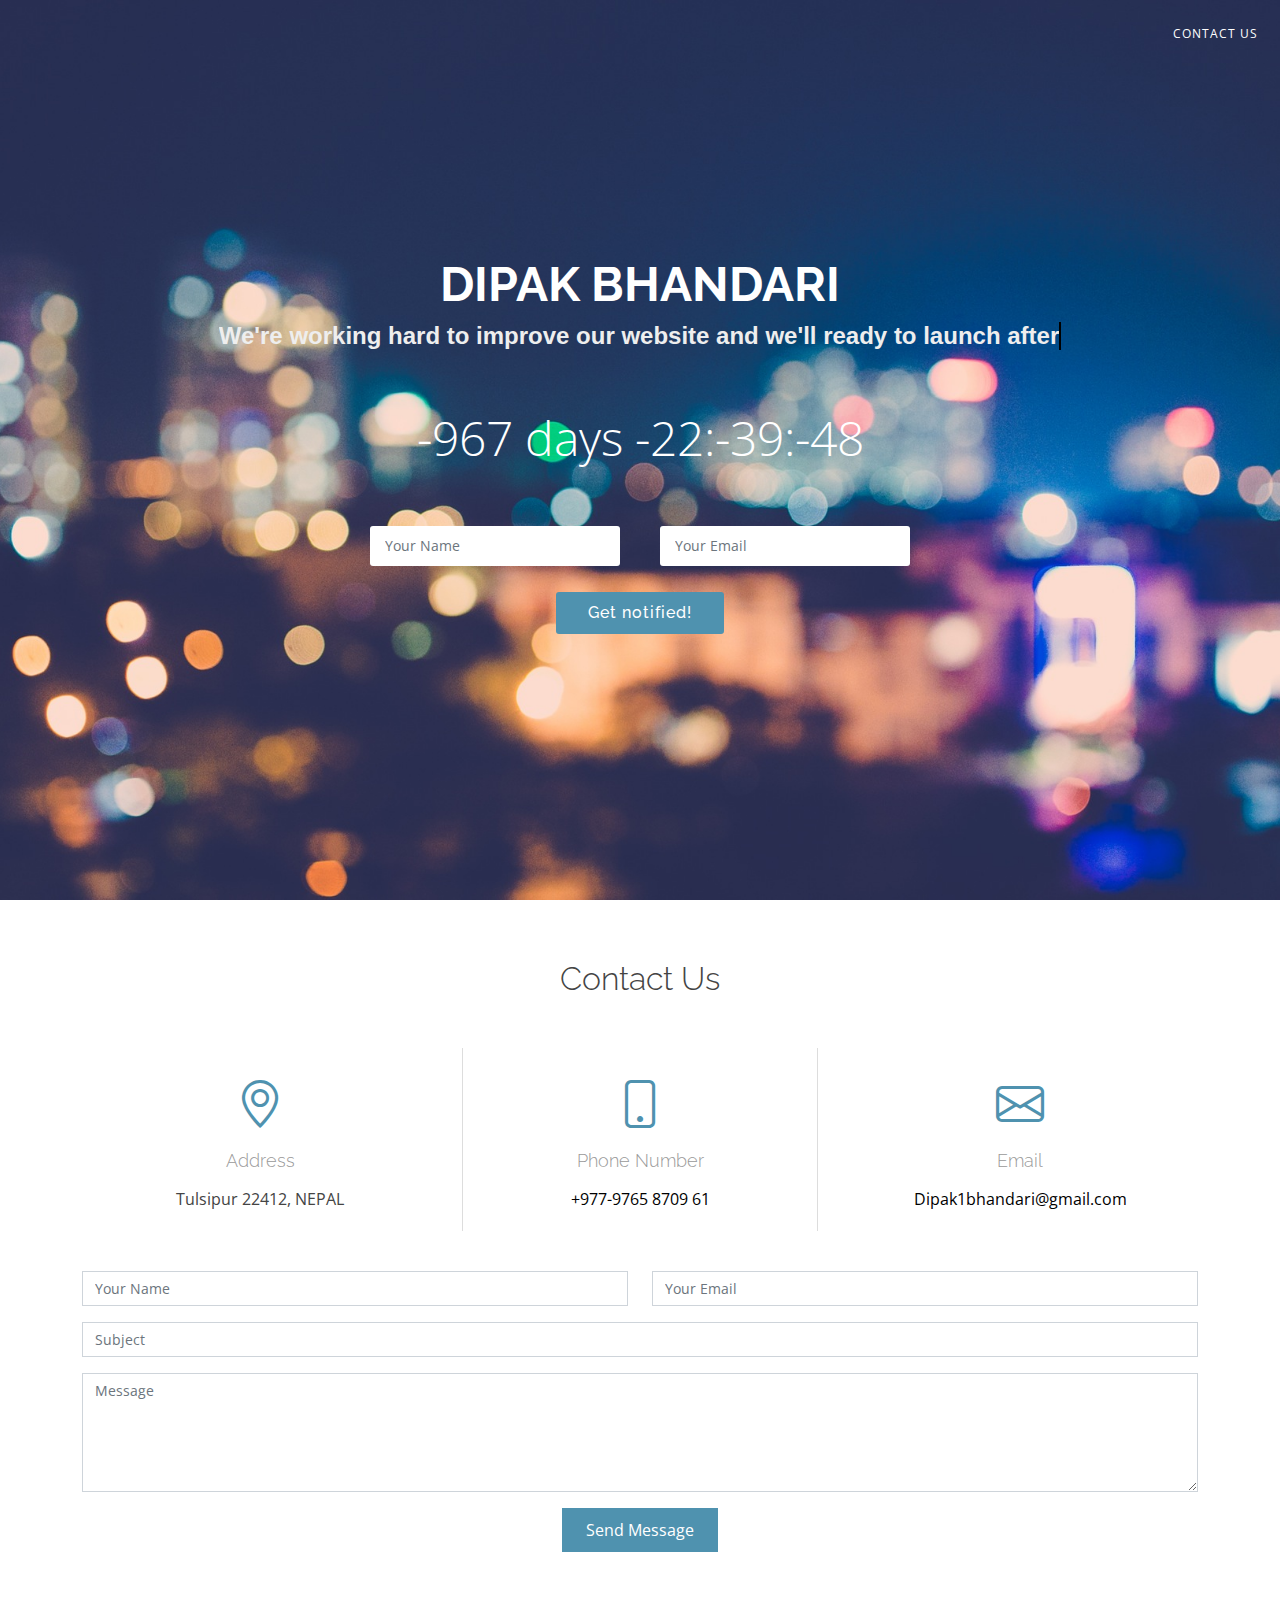
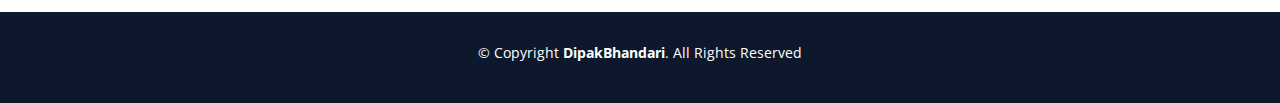
<file: index.html>
<!DOCTYPE html>
<html lang="en">

<head>
  <meta charset="utf-8">
  <meta content="width=device-width, initial-scale=1.0" name="viewport">

  <title>Dipak Bhandari</title>
  <meta content="Hi! my name is Dipak Bhandari" name="description">
  <meta content="Personalwebsite, personal, website, bhandari, Bhandari, Dipak, dipak, tulsipur, Tulsipur"
    name="keywords">

  <!-- Favicons -->
  <link href="d.png" rel="icon">

  <!-- Google Fonts -->
  <link
    href="https://fonts.googleapis.com/css?family=Open+Sans:300,300i,400,400i,600,600i,700,700i|Raleway:300,300i,400,400i,600,600i,700,700i"
    rel="stylesheet">

  <!-- Vendor CSS Files -->
  <link href="assets/vendor/bootstrap/css/bootstrap.min.css" rel="stylesheet">
  <link href="assets/vendor/bootstrap-icons/bootstrap-icons.css" rel="stylesheet">

  <!-- Template Main CSS File -->
  <link href="assets/css/style.css" rel="stylesheet">

</head>

<body>

  <!-- ======= Header ======= -->
  <header id="header">
    <div class="container-fluid d-flex justify-content-between align-items-center">

      <div class="logo">
        <h1 class="text-light"><a href="index.html"><span></span></a></h1>
        <!-- Uncomment below if you prefer to use an image logo -->
<!--         <a href="index.html"><img src="d.png" alt="Logo" class="img-fluid"></a> -->
      </div>

      <div class="contact-link float-right">
        <a href="#contact" class="scrollto">Contact Us</a>
      </div>

    </div>
  </header><!-- End #header -->

  <!-- ======= Hero Section ======= -->
  <section id="hero">
    <div class="hero-container">
      <h1>Dipak Bhandari</h1>
      <h2 class="text-animation">We're working hard to improve our website and we'll ready to launch after</h2>
      <div class="countdown" data-count="2023/12/3" data-template="%d days %h:%m:%s"></div>

      <form action="forms/notify.php" method="post" role="form" class="php-email-form">
        <div class="row no-gutters">
          <div class="col-md-6 form-group pr-md-1">
            <input type="text" name="name" class="form-control" id="name" placeholder="Your Name" required>
          </div>
          <div class="col-md-6 form-group pl-md-1">
            <input type="email" class="form-control" name="email" id="email" placeholder="Your Email" required>
          </div>
        </div>

        <div class="my-3">
          <div class="loading">Loading</div>
          <div class="error-message"></div>
          <div class="sent-message">Your notification request was sent. Thank you!</div>
        </div>
        <div class="text-center"><button type="submit">Get notified!</button></div>
      </form>
    </div>
  </section><!-- End Hero -->

  <main id="main">

    <!-- ======= Contact Us Section ======= -->
    <section id="contact" class="contact">
      <div class="container">

        <div class="section-title">
          <h2>Contact Us</h2>
        </div>

        <div class="row contact-info">

          <div class="col-md-4">
            <div class="contact-address">
              <i class="bi bi-geo-alt"></i>
              <h3>Address</h3>
              <address>Tulsipur 22412, NEPAL</address>
            </div>
          </div>

          <div class="col-md-4">
            <div class="contact-phone">
              <i class="bi bi-phone"></i>
              <h3>Phone Number</h3>
              <p><a href="tel:+9779765870961">+977-9765 8709 61</a></p>
            </div>
          </div>

          <div class="col-md-4">
            <div class="contact-email">
              <i class="bi bi-envelope"></i>
              <h3>Email</h3>
              <p><a href="mailto:dipak1bhandari@gmail.com">Dipak1bhandari@gmail.com</a></p>
            </div>
          </div>

        </div>

        <div class="form">
          <form action="forms/contact.php" method="post" role="form" class="php-email-form">
            <div class="row">
              <div class="col-md form-group">
                <input type="text" name="name" class="form-control" id="name" placeholder="Your Name" required>
              </div>
              <div class="col-md form-group mt-3 mt-md-0">
                <input type="email" class="form-control" name="email" id="email" placeholder="Your Email" required>
              </div>
            </div>
            <div class="form-group mt-3">
              <input type="text" class="form-control" name="subject" id="subject" placeholder="Subject" required>
            </div>
            <div class="form-group mt-3">
              <textarea class="form-control" name="message" rows="5" placeholder="Message" required></textarea>
            </div>
            <div class="my-3">
              <div class="loading">Loading</div>
              <div class="error-message"></div>
              <div class="sent-message">Your message has been sent. Thank you!</div>
            </div>
            <div class="text-center"><button type="submit">Send Message</button></div>
          </form>
        </div>

      </div>
    </section><!-- End Contact Us Section -->

  </main><!-- End #main -->

  <!-- ======= Footer ======= -->
  <footer id="footer">
    <div class="container">
      <div class="copyright">
        &copy; Copyright <strong><span>DipakBhandari</span></strong>. All Rights Reserved
      </div>
      <div class="credits">
        <!-- All the links in the footer should remain intact. -->
        <!-- You can delete the links only if you purchased the pro version. -->
        <!-- Licensing information: https://bootstrapmade.com/license/ -->
        <!-- Purchase the pro version with working PHP/AJAX contact form: https://bootstrapmade.com/free-bootstrap-coming-soon-template-countdwon/ -->
        <!-- Designed by <a href="https://bootstrapmade.com/">BootstrapMade</a> -->
      </div>
    </div>
  </footer><!-- End #footer -->

  <!-- Vendor JS Files -->
  <script src="assets/vendor/bootstrap/js/bootstrap.bundle.min.js"></script>
  <script src="assets/vendor/php-email-form/validate.js"></script>

  <!-- Template Main JS File -->
  <script src="assets/js/main.js"></script>

</body>

</html>
</file>
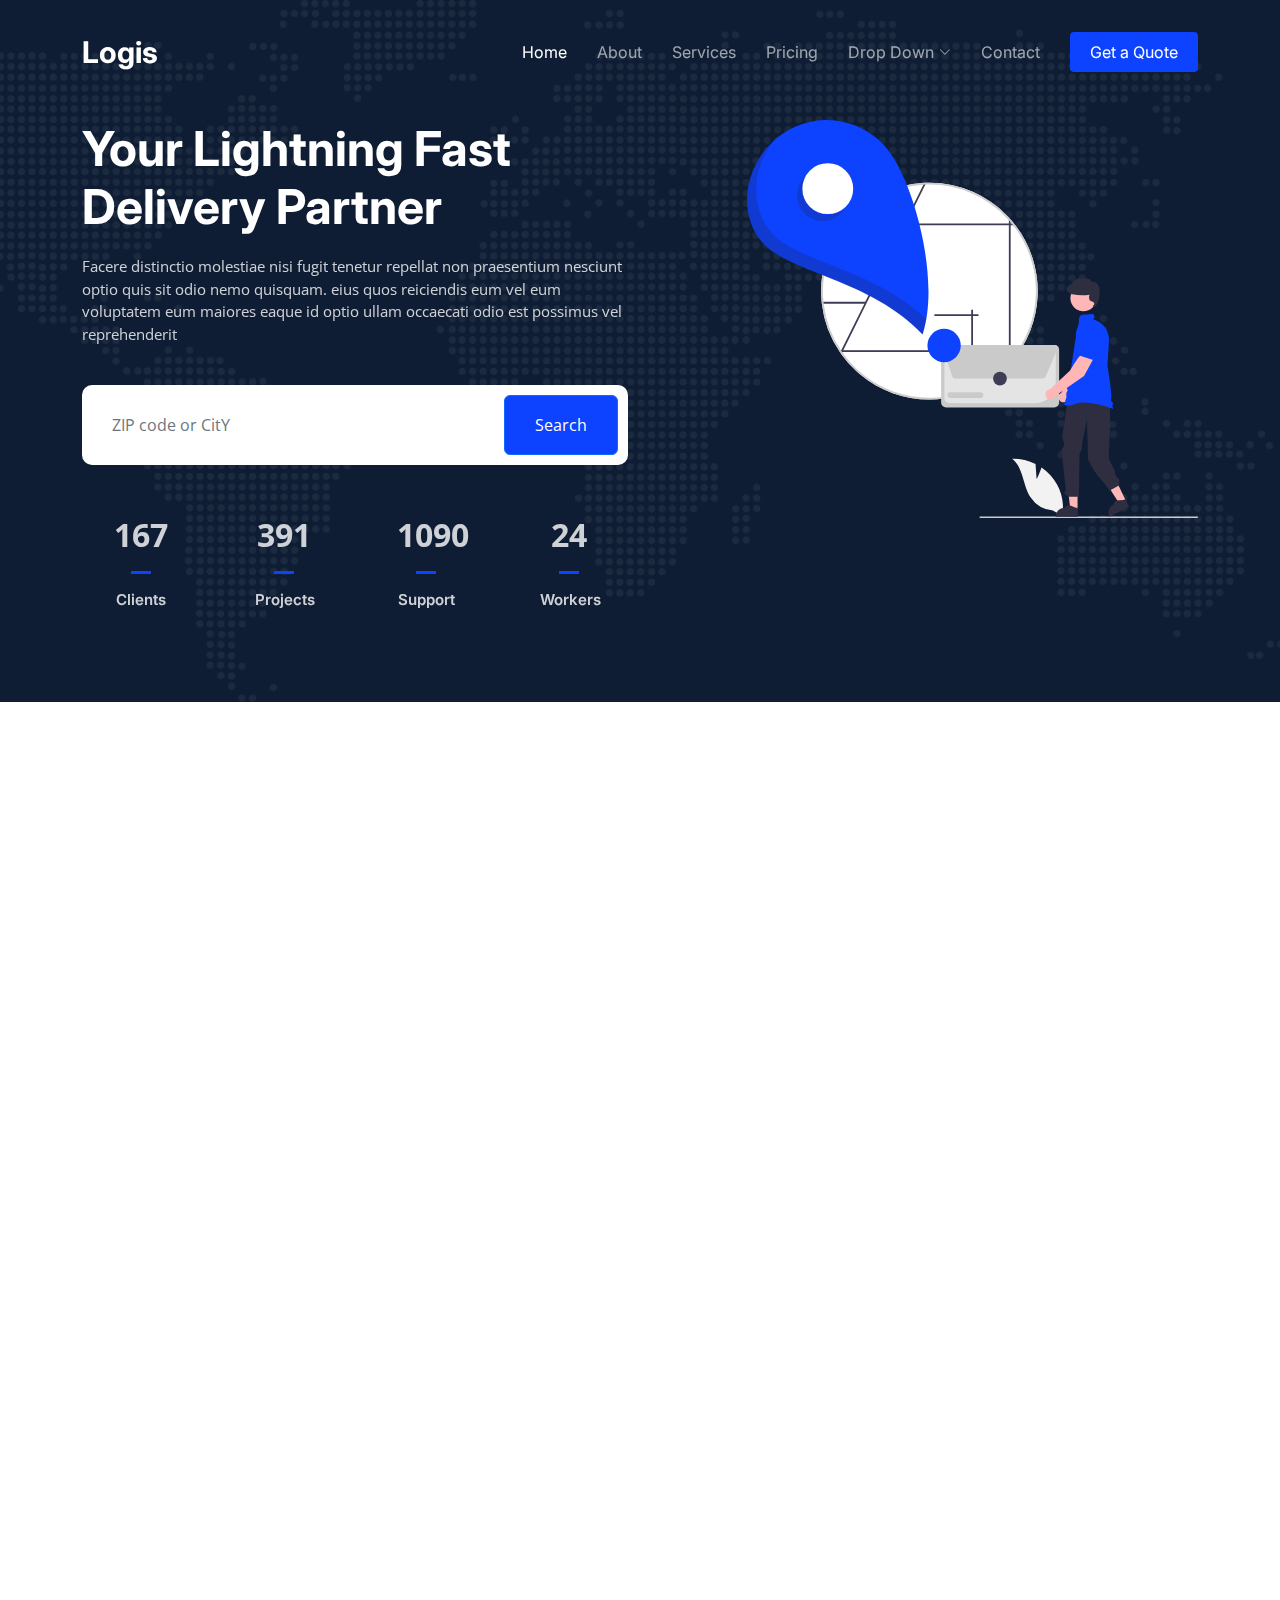
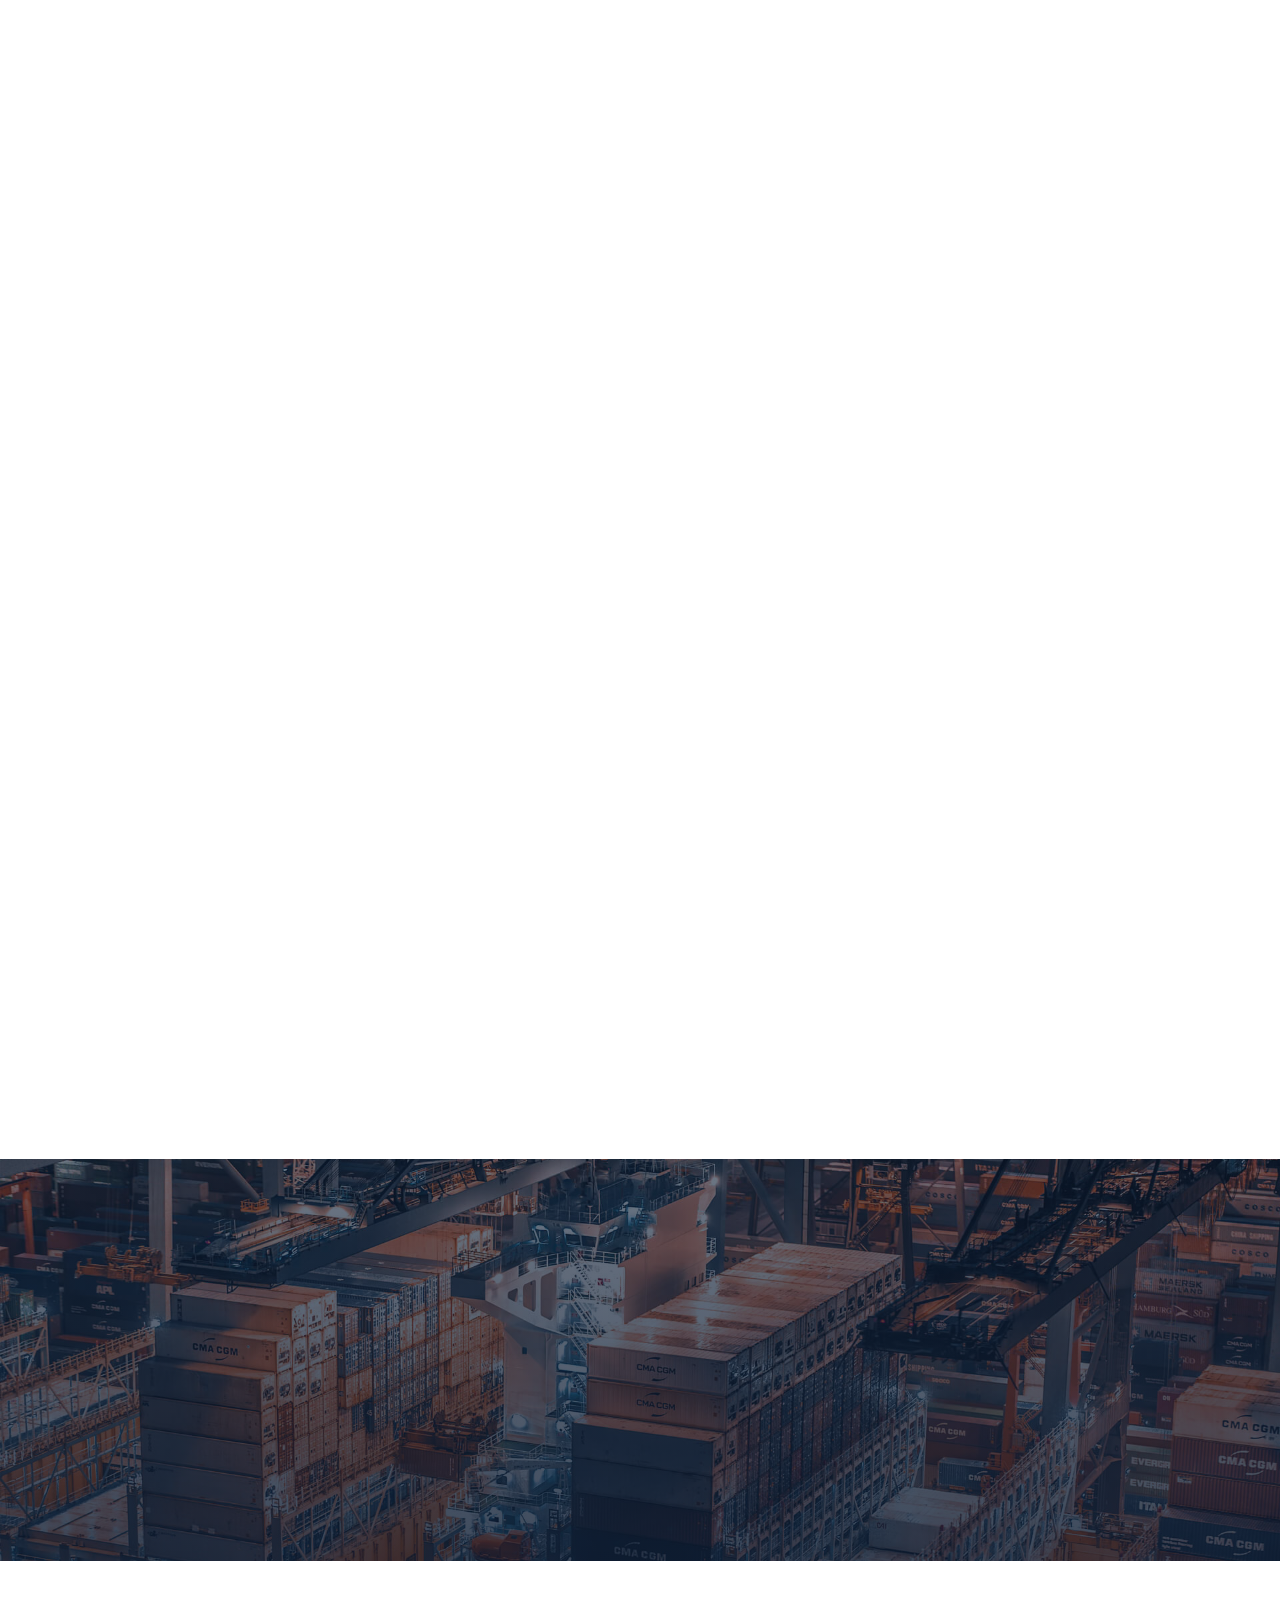
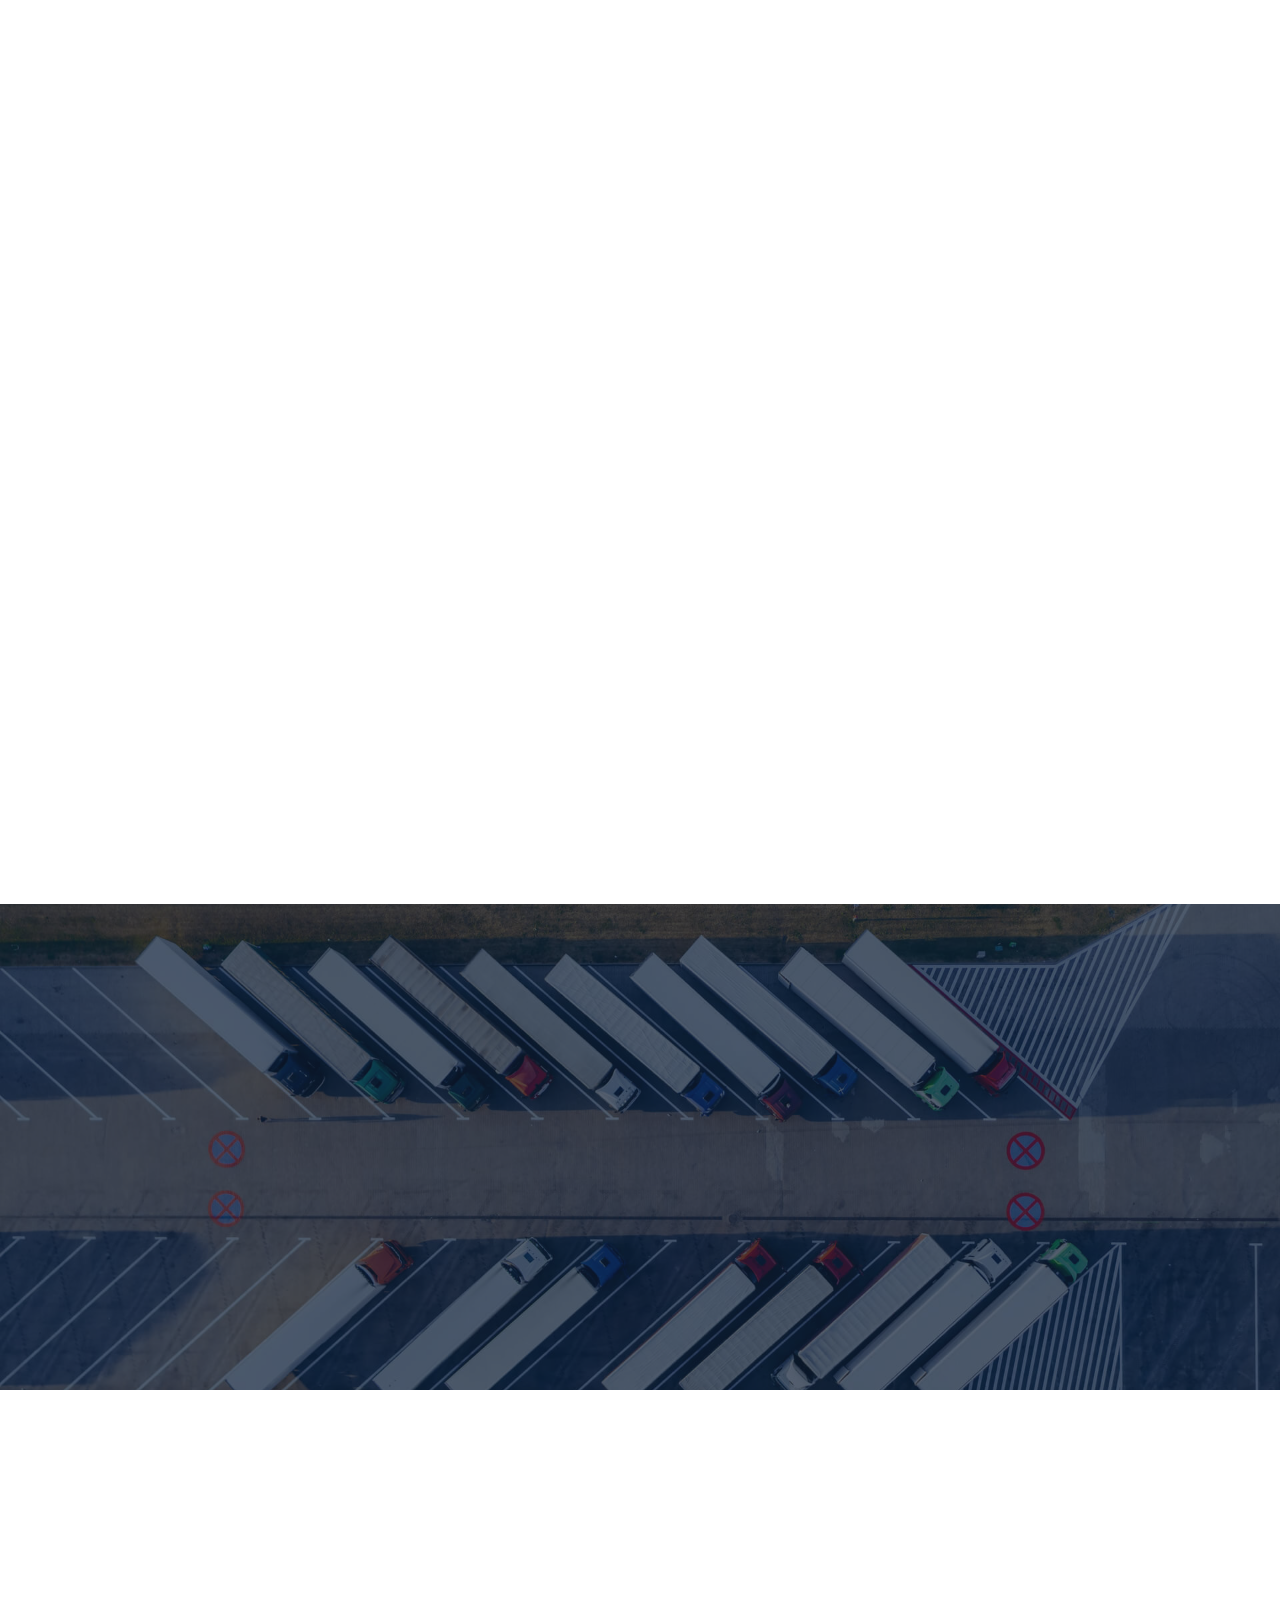
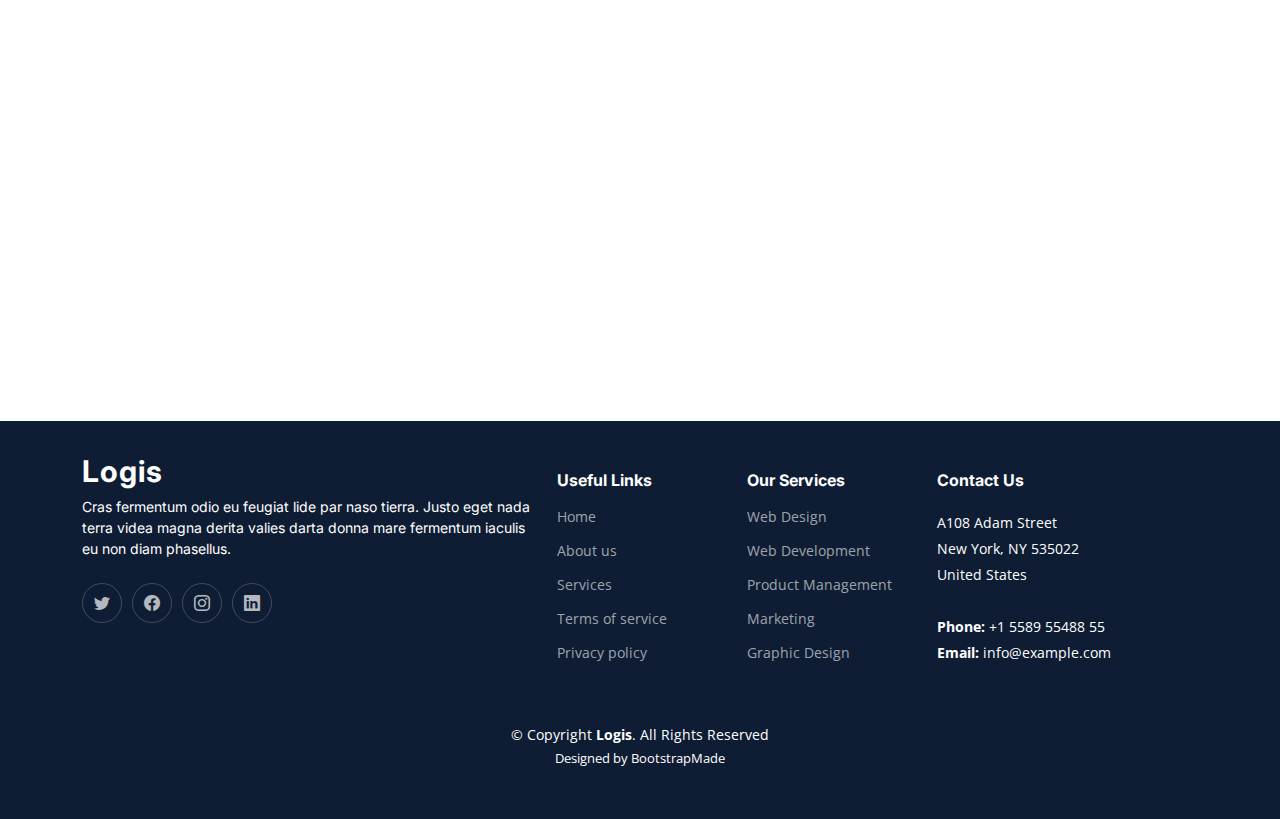
<file: Templates/Logis/index.html>
<!DOCTYPE html>
<html lang="en">

<head>
  <meta charset="utf-8">
  <meta content="width=device-width, initial-scale=1.0" name="viewport">

  <title>Logis Bootstrap Template - Index</title>
  <meta content="" name="description">
  <meta content="" name="keywords">

  <!-- Favicons -->
  <link href="assets/img/favicon.png" rel="icon">
  <link href="assets/img/apple-touch-icon.png" rel="apple-touch-icon">

  <!-- Google Fonts -->
  <link rel="preconnect" href="https://fonts.googleapis.com">
  <link rel="preconnect" href="https://fonts.gstatic.com" crossorigin>
  <link href="https://fonts.googleapis.com/css2?family=Open+Sans:ital,wght@0,300;0,400;0,500;0,600;0,700;1,300;1,400;1,600;1,700&family=Poppins:ital,wght@0,300;0,400;0,500;0,600;0,700;1,300;1,400;1,500;1,600;1,700&family=Inter:ital,wght@0,300;0,400;0,500;0,600;0,700;1,300;1,400;1,500;1,600;1,700&display=swap" rel="stylesheet">

  <!-- Vendor CSS Files -->
  <link href="assets/vendor/bootstrap/css/bootstrap.min.css" rel="stylesheet">
  <link href="assets/vendor/bootstrap-icons/bootstrap-icons.css" rel="stylesheet">
  <link href="assets/vendor/fontawesome-free/css/all.min.css" rel="stylesheet">
  <link href="assets/vendor/glightbox/css/glightbox.min.css" rel="stylesheet">
  <link href="assets/vendor/swiper/swiper-bundle.min.css" rel="stylesheet">
  <link href="assets/vendor/aos/aos.css" rel="stylesheet">

  <!-- Template Main CSS File -->
  <link href="assets/css/main.css" rel="stylesheet">

  <!-- =======================================================
  * Template Name: Logis
  * Updated: Mar 10 2023 with Bootstrap v5.2.3
  * Template URL: https://bootstrapmade.com/logis-bootstrap-logistics-website-template/
  * Author: BootstrapMade.com
  * License: https://bootstrapmade.com/license/
  ======================================================== -->
</head>

<body>

  <!-- ======= Header ======= -->
  <header id="header" class="header d-flex align-items-center fixed-top">
    <div class="container-fluid container-xl d-flex align-items-center justify-content-between">

      <a href="index.html" class="logo d-flex align-items-center">
        <!-- Uncomment the line below if you also wish to use an image logo -->
        <!-- <img src="assets/img/logo.png" alt=""> -->
        <h1>Logis</h1>
      </a>

      <i class="mobile-nav-toggle mobile-nav-show bi bi-list"></i>
      <i class="mobile-nav-toggle mobile-nav-hide d-none bi bi-x"></i>
      <nav id="navbar" class="navbar">
        <ul>
          <li><a href="index.html" class="active">Home</a></li>
          <li><a href="about.html">About</a></li>
          <li><a href="services.html">Services</a></li>
          <li><a href="pricing.html">Pricing</a></li>
          <li class="dropdown"><a href="#"><span>Drop Down</span> <i class="bi bi-chevron-down dropdown-indicator"></i></a>
            <ul>
              <li><a href="#">Drop Down 1</a></li>
              <li class="dropdown"><a href="#"><span>Deep Drop Down</span> <i class="bi bi-chevron-down dropdown-indicator"></i></a>
                <ul>
                  <li><a href="#">Deep Drop Down 1</a></li>
                  <li><a href="#">Deep Drop Down 2</a></li>
                  <li><a href="#">Deep Drop Down 3</a></li>
                  <li><a href="#">Deep Drop Down 4</a></li>
                  <li><a href="#">Deep Drop Down 5</a></li>
                </ul>
              </li>
              <li><a href="#">Drop Down 2</a></li>
              <li><a href="#">Drop Down 3</a></li>
              <li><a href="#">Drop Down 4</a></li>
            </ul>
          </li>
          <li><a href="contact.html">Contact</a></li>
          <li><a class="get-a-quote" href="get-a-quote.html">Get a Quote</a></li>
        </ul>
      </nav><!-- .navbar -->

    </div>
  </header><!-- End Header -->
  <!-- End Header -->

  <!-- ======= Hero Section ======= -->
  <section id="hero" class="hero d-flex align-items-center">
    <div class="container">
      <div class="row gy-4 d-flex justify-content-between">
        <div class="col-lg-6 order-2 order-lg-1 d-flex flex-column justify-content-center">
          <h2 data-aos="fade-up">Your Lightning Fast Delivery Partner</h2>
          <p data-aos="fade-up" data-aos-delay="100">Facere distinctio molestiae nisi fugit tenetur repellat non praesentium nesciunt optio quis sit odio nemo quisquam. eius quos reiciendis eum vel eum voluptatem eum maiores eaque id optio ullam occaecati odio est possimus vel reprehenderit</p>

          <form action="#" class="form-search d-flex align-items-stretch mb-3" data-aos="fade-up" data-aos-delay="200">
            <input type="text" class="form-control" placeholder="ZIP code or CitY">
            <button type="submit" class="btn btn-primary">Search</button>
          </form>

          <div class="row gy-4" data-aos="fade-up" data-aos-delay="400">

            <div class="col-lg-3 col-6">
              <div class="stats-item text-center w-100 h-100">
                <span data-purecounter-start="0" data-purecounter-end="232" data-purecounter-duration="1" class="purecounter"></span>
                <p>Clients</p>
              </div>
            </div><!-- End Stats Item -->

            <div class="col-lg-3 col-6">
              <div class="stats-item text-center w-100 h-100">
                <span data-purecounter-start="0" data-purecounter-end="521" data-purecounter-duration="1" class="purecounter"></span>
                <p>Projects</p>
              </div>
            </div><!-- End Stats Item -->

            <div class="col-lg-3 col-6">
              <div class="stats-item text-center w-100 h-100">
                <span data-purecounter-start="0" data-purecounter-end="1453" data-purecounter-duration="1" class="purecounter"></span>
                <p>Support</p>
              </div>
            </div><!-- End Stats Item -->

            <div class="col-lg-3 col-6">
              <div class="stats-item text-center w-100 h-100">
                <span data-purecounter-start="0" data-purecounter-end="32" data-purecounter-duration="1" class="purecounter"></span>
                <p>Workers</p>
              </div>
            </div><!-- End Stats Item -->

          </div>
        </div>

        <div class="col-lg-5 order-1 order-lg-2 hero-img" data-aos="zoom-out">
          <img src="assets/img/hero-img.svg" class="img-fluid mb-3 mb-lg-0" alt="">
        </div>

      </div>
    </div>
  </section><!-- End Hero Section -->

  <main id="main">

    <!-- ======= Featured Services Section ======= -->
    <section id="featured-services" class="featured-services">
      <div class="container">

        <div class="row gy-4">

          <div class="col-lg-4 col-md-6 service-item d-flex" data-aos="fade-up">
            <div class="icon flex-shrink-0"><i class="fa-solid fa-cart-flatbed"></i></div>
            <div>
              <h4 class="title">Lorem Ipsum</h4>
              <p class="description">Voluptatum deleniti atque corrupti quos dolores et quas molestias excepturi sint occaecati cupiditate non provident</p>
              <a href="service-details.html" class="readmore stretched-link"><span>Learn More</span><i class="bi bi-arrow-right"></i></a>
            </div>
          </div>
          <!-- End Service Item -->

          <div class="col-lg-4 col-md-6 service-item d-flex" data-aos="fade-up" data-aos-delay="100">
            <div class="icon flex-shrink-0"><i class="fa-solid fa-truck"></i></div>
            <div>
              <h4 class="title">Dolor Sitema</h4>
              <p class="description">Minim veniam, quis nostrud exercitation ullamco laboris nisi ut aliquip ex ea commodo consequat tarad limino ata</p>
              <a href="service-details.html" class="readmore stretched-link"><span>Learn More</span><i class="bi bi-arrow-right"></i></a>
            </div>
          </div><!-- End Service Item -->

          <div class="col-lg-4 col-md-6 service-item d-flex" data-aos="fade-up" data-aos-delay="200">
            <div class="icon flex-shrink-0"><i class="fa-solid fa-truck-ramp-box"></i></div>
            <div>
              <h4 class="title">Sed ut perspiciatis</h4>
              <p class="description">Duis aute irure dolor in reprehenderit in voluptate velit esse cillum dolore eu fugiat nulla pariatur</p>
              <a href="service-details.html" class="readmore stretched-link"><span>Learn More</span><i class="bi bi-arrow-right"></i></a>
            </div>
          </div><!-- End Service Item -->

        </div>

      </div>
    </section><!-- End Featured Services Section -->

    <!-- ======= About Us Section ======= -->
    <section id="about" class="about pt-0">
      <div class="container" data-aos="fade-up">

        <div class="row gy-4">
          <div class="col-lg-6 position-relative align-self-start order-lg-last order-first">
            <img src="assets/img/about.jpg" class="img-fluid" alt="">
            <a href="https://www.youtube.com/watch?v=LXb3EKWsInQ" class="glightbox play-btn"></a>
          </div>
          <div class="col-lg-6 content order-last  order-lg-first">
            <h3>About Us</h3>
            <p>
              Dolor iure expedita id fuga asperiores qui sunt consequatur minima. Quidem voluptas deleniti. Sit quia molestiae quia quas qui magnam itaque veritatis dolores. Corrupti totam ut eius incidunt reiciendis veritatis asperiores placeat.
            </p>
            <ul>
              <li data-aos="fade-up" data-aos-delay="100">
                <i class="bi bi-diagram-3"></i>
                <div>
                  <h5>Ullamco laboris nisi ut aliquip consequat</h5>
                  <p>Magni facilis facilis repellendus cum excepturi quaerat praesentium libre trade</p>
                </div>
              </li>
              <li data-aos="fade-up" data-aos-delay="200">
                <i class="bi bi-fullscreen-exit"></i>
                <div>
                  <h5>Magnam soluta odio exercitationem reprehenderi</h5>
                  <p>Quo totam dolorum at pariatur aut distinctio dolorum laudantium illo direna pasata redi</p>
                </div>
              </li>
              <li data-aos="fade-up" data-aos-delay="300">
                <i class="bi bi-broadcast"></i>
                <div>
                  <h5>Voluptatem et qui exercitationem</h5>
                  <p>Et velit et eos maiores est tempora et quos dolorem autem tempora incidunt maxime veniam</p>
                </div>
              </li>
            </ul>
          </div>
        </div>

      </div>
    </section><!-- End About Us Section -->

    <!-- ======= Services Section ======= -->
    <section id="service" class="services pt-0">
      <div class="container" data-aos="fade-up">

        <div class="section-header">
          <span>Our Services</span>
          <h2>Our Services</h2>

        </div>

        <div class="row gy-4">

          <div class="col-lg-4 col-md-6" data-aos="fade-up" data-aos-delay="100">
            <div class="card">
              <div class="card-img">
                <img src="assets/img/storage-service.jpg" alt="" class="img-fluid">
              </div>
              <h3><a href="service-details.html" class="stretched-link">Storage</a></h3>
              <p>Cumque eos in qui numquam. Aut aspernatur perferendis sed atque quia voluptas quisquam repellendus temporibus itaqueofficiis odit</p>
            </div>
          </div><!-- End Card Item -->

          <div class="col-lg-4 col-md-6" data-aos="fade-up" data-aos-delay="200">
            <div class="card">
              <div class="card-img">
                <img src="assets/img/logistics-service.jpg" alt="" class="img-fluid">
              </div>
              <h3><a href="service-details.html" class="stretched-link">Logistics</a></h3>
              <p>Asperiores provident dolor accusamus pariatur dolore nam id audantium ut et iure incidunt molestiae dolor ipsam ducimus occaecati nisi</p>
            </div>
          </div><!-- End Card Item -->

          <div class="col-lg-4 col-md-6" data-aos="fade-up" data-aos-delay="300">
            <div class="card">
              <div class="card-img">
                <img src="assets/img/cargo-service.jpg" alt="" class="img-fluid">
              </div>
              <h3><a href="service-details.html" class="stretched-link">Cargo</a></h3>
              <p>Dicta quam similique quia architecto eos nisi aut ratione aut ipsum reiciendis sit doloremque oluptatem aut et molestiae ut et nihil</p>
            </div>
          </div><!-- End Card Item -->

          <div class="col-lg-4 col-md-6" data-aos="fade-up" data-aos-delay="400">
            <div class="card">
              <div class="card-img">
                <img src="assets/img/trucking-service.jpg" alt="" class="img-fluid">
              </div>
              <h3><a href="service-details.html" class="stretched-link">Trucking</a></h3>
              <p>Dicta quam similique quia architecto eos nisi aut ratione aut ipsum reiciendis sit doloremque oluptatem aut et molestiae ut et nihil</p>
            </div>
          </div><!-- End Card Item -->

          <div class="col-lg-4 col-md-6" data-aos="fade-up" data-aos-delay="500">
            <div class="card">
              <div class="card-img">
                <img src="assets/img/packaging-service.jpg" alt="" class="img-fluid">
              </div>
              <h3><a href="service-details.html" class="stretched-link">Packaging</a></h3>
              <p>Illo consequuntur quisquam delectus praesentium modi dignissimos facere vel cum onsequuntur maiores beatae consequatur magni voluptates</p>
            </div>
          </div><!-- End Card Item -->

          <div class="col-lg-4 col-md-6" data-aos="fade-up" data-aos-delay="600">
            <div class="card">
              <div class="card-img">
                <img src="assets/img/warehousing-service.jpg" alt="" class="img-fluid">
              </div>
              <h3><a href="service-details.html" class="stretched-link">Warehousing</a></h3>
              <p>Quas assumenda non occaecati molestiae. In aut earum sed natus eatae in vero. Ab modi quisquam aut nostrum unde et qui est non quo nulla</p>
            </div>
          </div><!-- End Card Item -->

        </div>

      </div>
    </section><!-- End Services Section -->

    <!-- ======= Call To Action Section ======= -->
    <section id="call-to-action" class="call-to-action">
      <div class="container" data-aos="zoom-out">

        <div class="row justify-content-center">
          <div class="col-lg-8 text-center">
            <h3>Call To Action</h3>
            <p> Duis aute irure dolor in reprehenderit in voluptate velit esse cillum dolore eu fugiat nulla pariatur. Excepteur sint occaecat cupidatat non proident, sunt in culpa qui officia deserunt mollit anim id est laborum.</p>
            <a class="cta-btn" href="#">Call To Action</a>
          </div>
        </div>

      </div>
    </section><!-- End Call To Action Section -->

    <!-- ======= Features Section ======= -->
    <section id="features" class="features">
      <div class="container">

        <div class="row gy-4 align-items-center features-item" data-aos="fade-up">

          <div class="col-md-5">
            <img src="assets/img/features-1.jpg" class="img-fluid" alt="">
          </div>
          <div class="col-md-7">
            <h3>Voluptatem dignissimos provident quasi corporis voluptates sit assumenda.</h3>
            <p class="fst-italic">
              Lorem ipsum dolor sit amet, consectetur adipiscing elit, sed do eiusmod tempor incididunt ut labore et dolore
              magna aliqua.
            </p>
            <ul>
              <li><i class="bi bi-check"></i> Ullamco laboris nisi ut aliquip ex ea commodo consequat.</li>
              <li><i class="bi bi-check"></i> Duis aute irure dolor in reprehenderit in voluptate velit.</li>
              <li><i class="bi bi-check"></i> Ullam est qui quos consequatur eos accusamus.</li>
            </ul>
          </div>
        </div><!-- Features Item -->

        <div class="row gy-4 align-items-center features-item" data-aos="fade-up">
          <div class="col-md-5 order-1 order-md-2">
            <img src="assets/img/features-2.jpg" class="img-fluid" alt="">
          </div>
          <div class="col-md-7 order-2 order-md-1">
            <h3>Corporis temporibus maiores provident</h3>
            <p class="fst-italic">
              Lorem ipsum dolor sit amet, consectetur adipiscing elit, sed do eiusmod tempor incididunt ut labore et dolore
              magna aliqua.
            </p>
            <p>
              Ullamco laboris nisi ut aliquip ex ea commodo consequat. Duis aute irure dolor in reprehenderit in voluptate
              velit esse cillum dolore eu fugiat nulla pariatur. Excepteur sint occaecat cupidatat non proident, sunt in
              culpa qui officia deserunt mollit anim id est laborum
            </p>
          </div>
        </div><!-- Features Item -->

        <div class="row gy-4 align-items-center features-item" data-aos="fade-up">
          <div class="col-md-5">
            <img src="assets/img/features-3.jpg" class="img-fluid" alt="">
          </div>
          <div class="col-md-7">
            <h3>Sunt consequatur ad ut est nulla consectetur reiciendis animi voluptas</h3>
            <p>Cupiditate placeat cupiditate placeat est ipsam culpa. Delectus quia minima quod. Sunt saepe odit aut quia voluptatem hic voluptas dolor doloremque.</p>
            <ul>
              <li><i class="bi bi-check"></i> Ullamco laboris nisi ut aliquip ex ea commodo consequat.</li>
              <li><i class="bi bi-check"></i> Duis aute irure dolor in reprehenderit in voluptate velit.</li>
              <li><i class="bi bi-check"></i> Facilis ut et voluptatem aperiam. Autem soluta ad fugiat.</li>
            </ul>
          </div>
        </div><!-- Features Item -->

        <div class="row gy-4 align-items-center features-item" data-aos="fade-up">
          <div class="col-md-5 order-1 order-md-2">
            <img src="assets/img/features-4.jpg" class="img-fluid" alt="">
          </div>
          <div class="col-md-7 order-2 order-md-1">
            <h3>Quas et necessitatibus eaque impedit ipsum animi consequatur incidunt in</h3>
            <p class="fst-italic">
              Lorem ipsum dolor sit amet, consectetur adipiscing elit, sed do eiusmod tempor incididunt ut labore et dolore
              magna aliqua.
            </p>
            <p>
              Ullamco laboris nisi ut aliquip ex ea commodo consequat. Duis aute irure dolor in reprehenderit in voluptate
              velit esse cillum dolore eu fugiat nulla pariatur. Excepteur sint occaecat cupidatat non proident, sunt in
              culpa qui officia deserunt mollit anim id est laborum
            </p>
          </div>
        </div><!-- Features Item -->

      </div>
    </section><!-- End Features Section -->

    <!-- ======= Pricing Section ======= -->
    <section id="pricing" class="pricing pt-0">
      <div class="container" data-aos="fade-up">

        <div class="section-header">
          <span>Pricing</span>
          <h2>Pricing</h2>

        </div>

        <div class="row gy-4">

          <div class="col-lg-4" data-aos="fade-up" data-aos-delay="100">
            <div class="pricing-item">
              <h3>Free Plan</h3>
              <h4><sup>$</sup>0<span> / month</span></h4>
              <ul>
                <li><i class="bi bi-check"></i> Quam adipiscing vitae proin</li>
                <li><i class="bi bi-check"></i> Nec feugiat nisl pretium</li>
                <li><i class="bi bi-check"></i> Nulla at volutpat diam uteera</li>
                <li class="na"><i class="bi bi-x"></i> <span>Pharetra massa massa ultricies</span></li>
                <li class="na"><i class="bi bi-x"></i> <span>Massa ultricies mi quis hendrerit</span></li>
              </ul>
              <a href="#" class="buy-btn">Buy Now</a>
            </div>
          </div><!-- End Pricing Item -->

          <div class="col-lg-4" data-aos="fade-up" data-aos-delay="200">
            <div class="pricing-item featured">
              <h3>Business Plan</h3>
              <h4><sup>$</sup>29<span> / month</span></h4>
              <ul>
                <li><i class="bi bi-check"></i> Quam adipiscing vitae proin</li>
                <li><i class="bi bi-check"></i> Nec feugiat nisl pretium</li>
                <li><i class="bi bi-check"></i> Nulla at volutpat diam uteera</li>
                <li><i class="bi bi-check"></i> Pharetra massa massa ultricies</li>
                <li><i class="bi bi-check"></i> Massa ultricies mi quis hendrerit</li>
              </ul>
              <a href="#" class="buy-btn">Buy Now</a>
            </div>
          </div><!-- End Pricing Item -->

          <div class="col-lg-4" data-aos="fade-up" data-aos-delay="300">
            <div class="pricing-item">
              <h3>Developer Plan</h3>
              <h4><sup>$</sup>49<span> / month</span></h4>
              <ul>
                <li><i class="bi bi-check"></i> Quam adipiscing vitae proin</li>
                <li><i class="bi bi-check"></i> Nec feugiat nisl pretium</li>
                <li><i class="bi bi-check"></i> Nulla at volutpat diam uteera</li>
                <li><i class="bi bi-check"></i> Pharetra massa massa ultricies</li>
                <li><i class="bi bi-check"></i> Massa ultricies mi quis hendrerit</li>
              </ul>
              <a href="#" class="buy-btn">Buy Now</a>
            </div>
          </div><!-- End Pricing Item -->

        </div>

      </div>
    </section><!-- End Pricing Section -->

    <!-- ======= Testimonials Section ======= -->
    <section id="testimonials" class="testimonials">
      <div class="container">

        <div class="slides-1 swiper" data-aos="fade-up">
          <div class="swiper-wrapper">

            <div class="swiper-slide">
              <div class="testimonial-item">
                <img src="assets/img/testimonials/testimonials-1.jpg" class="testimonial-img" alt="">
                <h3>Saul Goodman</h3>
                <h4>Ceo &amp; Founder</h4>
                <div class="stars">
                  <i class="bi bi-star-fill"></i><i class="bi bi-star-fill"></i><i class="bi bi-star-fill"></i><i class="bi bi-star-fill"></i><i class="bi bi-star-fill"></i>
                </div>
                <p>
                  <i class="bi bi-quote quote-icon-left"></i>
                  Proin iaculis purus consequat sem cure digni ssim donec porttitora entum suscipit rhoncus. Accusantium quam, ultricies eget id, aliquam eget nibh et. Maecen aliquam, risus at semper.
                  <i class="bi bi-quote quote-icon-right"></i>
                </p>
              </div>
            </div><!-- End testimonial item -->

            <div class="swiper-slide">
              <div class="testimonial-item">
                <img src="assets/img/testimonials/testimonials-2.jpg" class="testimonial-img" alt="">
                <h3>Sara Wilsson</h3>
                <h4>Designer</h4>
                <div class="stars">
                  <i class="bi bi-star-fill"></i><i class="bi bi-star-fill"></i><i class="bi bi-star-fill"></i><i class="bi bi-star-fill"></i><i class="bi bi-star-fill"></i>
                </div>
                <p>
                  <i class="bi bi-quote quote-icon-left"></i>
                  Export tempor illum tamen malis malis eram quae irure esse labore quem cillum quid cillum eram malis quorum velit fore eram velit sunt aliqua noster fugiat irure amet legam anim culpa.
                  <i class="bi bi-quote quote-icon-right"></i>
                </p>
              </div>
            </div><!-- End testimonial item -->

            <div class="swiper-slide">
              <div class="testimonial-item">
                <img src="assets/img/testimonials/testimonials-3.jpg" class="testimonial-img" alt="">
                <h3>Jena Karlis</h3>
                <h4>Store Owner</h4>
                <div class="stars">
                  <i class="bi bi-star-fill"></i><i class="bi bi-star-fill"></i><i class="bi bi-star-fill"></i><i class="bi bi-star-fill"></i><i class="bi bi-star-fill"></i>
                </div>
                <p>
                  <i class="bi bi-quote quote-icon-left"></i>
                  Enim nisi quem export duis labore cillum quae magna enim sint quorum nulla quem veniam duis minim tempor labore quem eram duis noster aute amet eram fore quis sint minim.
                  <i class="bi bi-quote quote-icon-right"></i>
                </p>
              </div>
            </div><!-- End testimonial item -->

            <div class="swiper-slide">
              <div class="testimonial-item">
                <img src="assets/img/testimonials/testimonials-4.jpg" class="testimonial-img" alt="">
                <h3>Matt Brandon</h3>
                <h4>Freelancer</h4>
                <div class="stars">
                  <i class="bi bi-star-fill"></i><i class="bi bi-star-fill"></i><i class="bi bi-star-fill"></i><i class="bi bi-star-fill"></i><i class="bi bi-star-fill"></i>
                </div>
                <p>
                  <i class="bi bi-quote quote-icon-left"></i>
                  Fugiat enim eram quae cillum dolore dolor amet nulla culpa multos export minim fugiat minim velit minim dolor enim duis veniam ipsum anim magna sunt elit fore quem dolore labore illum veniam.
                  <i class="bi bi-quote quote-icon-right"></i>
                </p>
              </div>
            </div><!-- End testimonial item -->

            <div class="swiper-slide">
              <div class="testimonial-item">
                <img src="assets/img/testimonials/testimonials-5.jpg" class="testimonial-img" alt="">
                <h3>John Larson</h3>
                <h4>Entrepreneur</h4>
                <div class="stars">
                  <i class="bi bi-star-fill"></i><i class="bi bi-star-fill"></i><i class="bi bi-star-fill"></i><i class="bi bi-star-fill"></i><i class="bi bi-star-fill"></i>
                </div>
                <p>
                  <i class="bi bi-quote quote-icon-left"></i>
                  Quis quorum aliqua sint quem legam fore sunt eram irure aliqua veniam tempor noster veniam enim culpa labore duis sunt culpa nulla illum cillum fugiat legam esse veniam culpa fore nisi cillum quid.
                  <i class="bi bi-quote quote-icon-right"></i>
                </p>
              </div>
            </div><!-- End testimonial item -->

          </div>
          <div class="swiper-pagination"></div>
        </div>

      </div>
    </section><!-- End Testimonials Section -->

    <!-- ======= Frequently Asked Questions Section ======= -->
    <section id="faq" class="faq">
      <div class="container" data-aos="fade-up">

        <div class="section-header">
          <span>Frequently Asked Questions</span>
          <h2>Frequently Asked Questions</h2>

        </div>

        <div class="row justify-content-center" data-aos="fade-up" data-aos-delay="200">
          <div class="col-lg-10">

            <div class="accordion accordion-flush" id="faqlist">

              <div class="accordion-item">
                <h3 class="accordion-header">
                  <button class="accordion-button collapsed" type="button" data-bs-toggle="collapse" data-bs-target="#faq-content-1">
                    <i class="bi bi-question-circle question-icon"></i>
                    Non consectetur a erat nam at lectus urna duis?
                  </button>
                </h3>
                <div id="faq-content-1" class="accordion-collapse collapse" data-bs-parent="#faqlist">
                  <div class="accordion-body">
                    Feugiat pretium nibh ipsum consequat. Tempus iaculis urna id volutpat lacus laoreet non curabitur gravida. Venenatis lectus magna fringilla urna porttitor rhoncus dolor purus non.
                  </div>
                </div>
              </div><!-- # Faq item-->

              <div class="accordion-item">
                <h3 class="accordion-header">
                  <button class="accordion-button collapsed" type="button" data-bs-toggle="collapse" data-bs-target="#faq-content-2">
                    <i class="bi bi-question-circle question-icon"></i>
                    Feugiat scelerisque varius morbi enim nunc faucibus a pellentesque?
                  </button>
                </h3>
                <div id="faq-content-2" class="accordion-collapse collapse" data-bs-parent="#faqlist">
                  <div class="accordion-body">
                    Dolor sit amet consectetur adipiscing elit pellentesque habitant morbi. Id interdum velit laoreet id donec ultrices. Fringilla phasellus faucibus scelerisque eleifend donec pretium. Est pellentesque elit ullamcorper dignissim. Mauris ultrices eros in cursus turpis massa tincidunt dui.
                  </div>
                </div>
              </div><!-- # Faq item-->

              <div class="accordion-item">
                <h3 class="accordion-header">
                  <button class="accordion-button collapsed" type="button" data-bs-toggle="collapse" data-bs-target="#faq-content-3">
                    <i class="bi bi-question-circle question-icon"></i>
                    Dolor sit amet consectetur adipiscing elit pellentesque habitant morbi?
                  </button>
                </h3>
                <div id="faq-content-3" class="accordion-collapse collapse" data-bs-parent="#faqlist">
                  <div class="accordion-body">
                    Eleifend mi in nulla posuere sollicitudin aliquam ultrices sagittis orci. Faucibus pulvinar elementum integer enim. Sem nulla pharetra diam sit amet nisl suscipit. Rutrum tellus pellentesque eu tincidunt. Lectus urna duis convallis convallis tellus. Urna molestie at elementum eu facilisis sed odio morbi quis
                  </div>
                </div>
              </div><!-- # Faq item-->

              <div class="accordion-item">
                <h3 class="accordion-header">
                  <button class="accordion-button collapsed" type="button" data-bs-toggle="collapse" data-bs-target="#faq-content-4">
                    <i class="bi bi-question-circle question-icon"></i>
                    Ac odio tempor orci dapibus. Aliquam eleifend mi in nulla?
                  </button>
                </h3>
                <div id="faq-content-4" class="accordion-collapse collapse" data-bs-parent="#faqlist">
                  <div class="accordion-body">
                    <i class="bi bi-question-circle question-icon"></i>
                    Dolor sit amet consectetur adipiscing elit pellentesque habitant morbi. Id interdum velit laoreet id donec ultrices. Fringilla phasellus faucibus scelerisque eleifend donec pretium. Est pellentesque elit ullamcorper dignissim. Mauris ultrices eros in cursus turpis massa tincidunt dui.
                  </div>
                </div>
              </div><!-- # Faq item-->

              <div class="accordion-item">
                <h3 class="accordion-header">
                  <button class="accordion-button collapsed" type="button" data-bs-toggle="collapse" data-bs-target="#faq-content-5">
                    <i class="bi bi-question-circle question-icon"></i>
                    Tempus quam pellentesque nec nam aliquam sem et tortor consequat?
                  </button>
                </h3>
                <div id="faq-content-5" class="accordion-collapse collapse" data-bs-parent="#faqlist">
                  <div class="accordion-body">
                    Molestie a iaculis at erat pellentesque adipiscing commodo. Dignissim suspendisse in est ante in. Nunc vel risus commodo viverra maecenas accumsan. Sit amet nisl suscipit adipiscing bibendum est. Purus gravida quis blandit turpis cursus in
                  </div>
                </div>
              </div><!-- # Faq item-->

            </div>

          </div>
        </div>

      </div>
    </section><!-- End Frequently Asked Questions Section -->

  </main><!-- End #main -->

  <!-- ======= Footer ======= -->
  <footer id="footer" class="footer">

    <div class="container">
      <div class="row gy-4">
        <div class="col-lg-5 col-md-12 footer-info">
          <a href="index.html" class="logo d-flex align-items-center">
            <span>Logis</span>
          </a>
          <p>Cras fermentum odio eu feugiat lide par naso tierra. Justo eget nada terra videa magna derita valies darta donna mare fermentum iaculis eu non diam phasellus.</p>
          <div class="social-links d-flex mt-4">
            <a href="#" class="twitter"><i class="bi bi-twitter"></i></a>
            <a href="#" class="facebook"><i class="bi bi-facebook"></i></a>
            <a href="#" class="instagram"><i class="bi bi-instagram"></i></a>
            <a href="#" class="linkedin"><i class="bi bi-linkedin"></i></a>
          </div>
        </div>

        <div class="col-lg-2 col-6 footer-links">
          <h4>Useful Links</h4>
          <ul>
            <li><a href="#">Home</a></li>
            <li><a href="#">About us</a></li>
            <li><a href="#">Services</a></li>
            <li><a href="#">Terms of service</a></li>
            <li><a href="#">Privacy policy</a></li>
          </ul>
        </div>

        <div class="col-lg-2 col-6 footer-links">
          <h4>Our Services</h4>
          <ul>
            <li><a href="#">Web Design</a></li>
            <li><a href="#">Web Development</a></li>
            <li><a href="#">Product Management</a></li>
            <li><a href="#">Marketing</a></li>
            <li><a href="#">Graphic Design</a></li>
          </ul>
        </div>

        <div class="col-lg-3 col-md-12 footer-contact text-center text-md-start">
          <h4>Contact Us</h4>
          <p>
            A108 Adam Street <br>
            New York, NY 535022<br>
            United States <br><br>
            <strong>Phone:</strong> +1 5589 55488 55<br>
            <strong>Email:</strong> info@example.com<br>
          </p>

        </div>

      </div>
    </div>

    <div class="container mt-4">
      <div class="copyright">
        &copy; Copyright <strong><span>Logis</span></strong>. All Rights Reserved
      </div>
      <div class="credits">
        <!-- All the links in the footer should remain intact. -->
        <!-- You can delete the links only if you purchased the pro version. -->
        <!-- Licensing information: https://bootstrapmade.com/license/ -->
        <!-- Purchase the pro version with working PHP/AJAX contact form: https://bootstrapmade.com/logis-bootstrap-logistics-website-template/ -->
        Designed by <a href="https://bootstrapmade.com/">BootstrapMade</a>
      </div>
    </div>

  </footer><!-- End Footer -->
  <!-- End Footer -->

  <a href="#" class="scroll-top d-flex align-items-center justify-content-center"><i class="bi bi-arrow-up-short"></i></a>

  <div id="preloader"></div>

  <!-- Vendor JS Files -->
  <script src="assets/vendor/bootstrap/js/bootstrap.bundle.min.js"></script>
  <script src="assets/vendor/purecounter/purecounter_vanilla.js"></script>
  <script src="assets/vendor/glightbox/js/glightbox.min.js"></script>
  <script src="assets/vendor/swiper/swiper-bundle.min.js"></script>
  <script src="assets/vendor/aos/aos.js"></script>
  <script src="assets/vendor/php-email-form/validate.js"></script>

  <!-- Template Main JS File -->
  <script src="assets/js/main.js"></script>

</body>

</html>
</file>
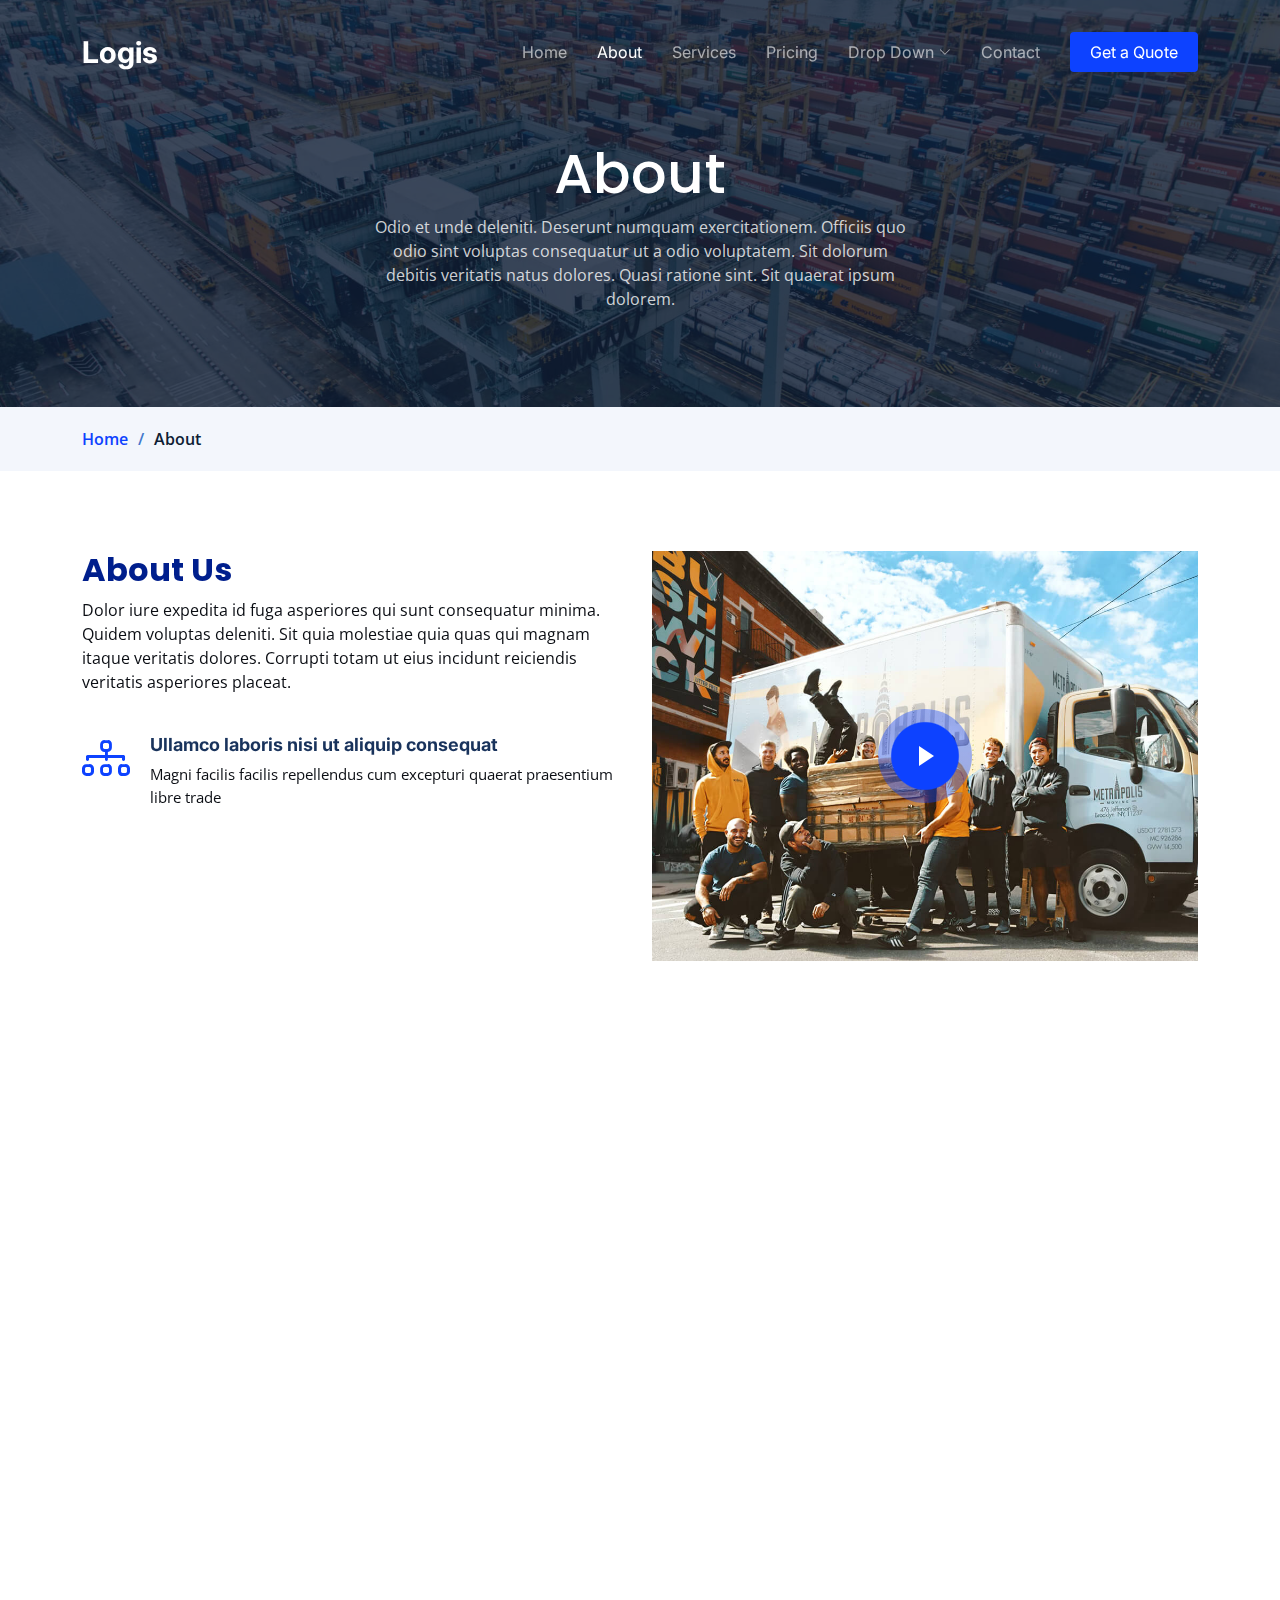
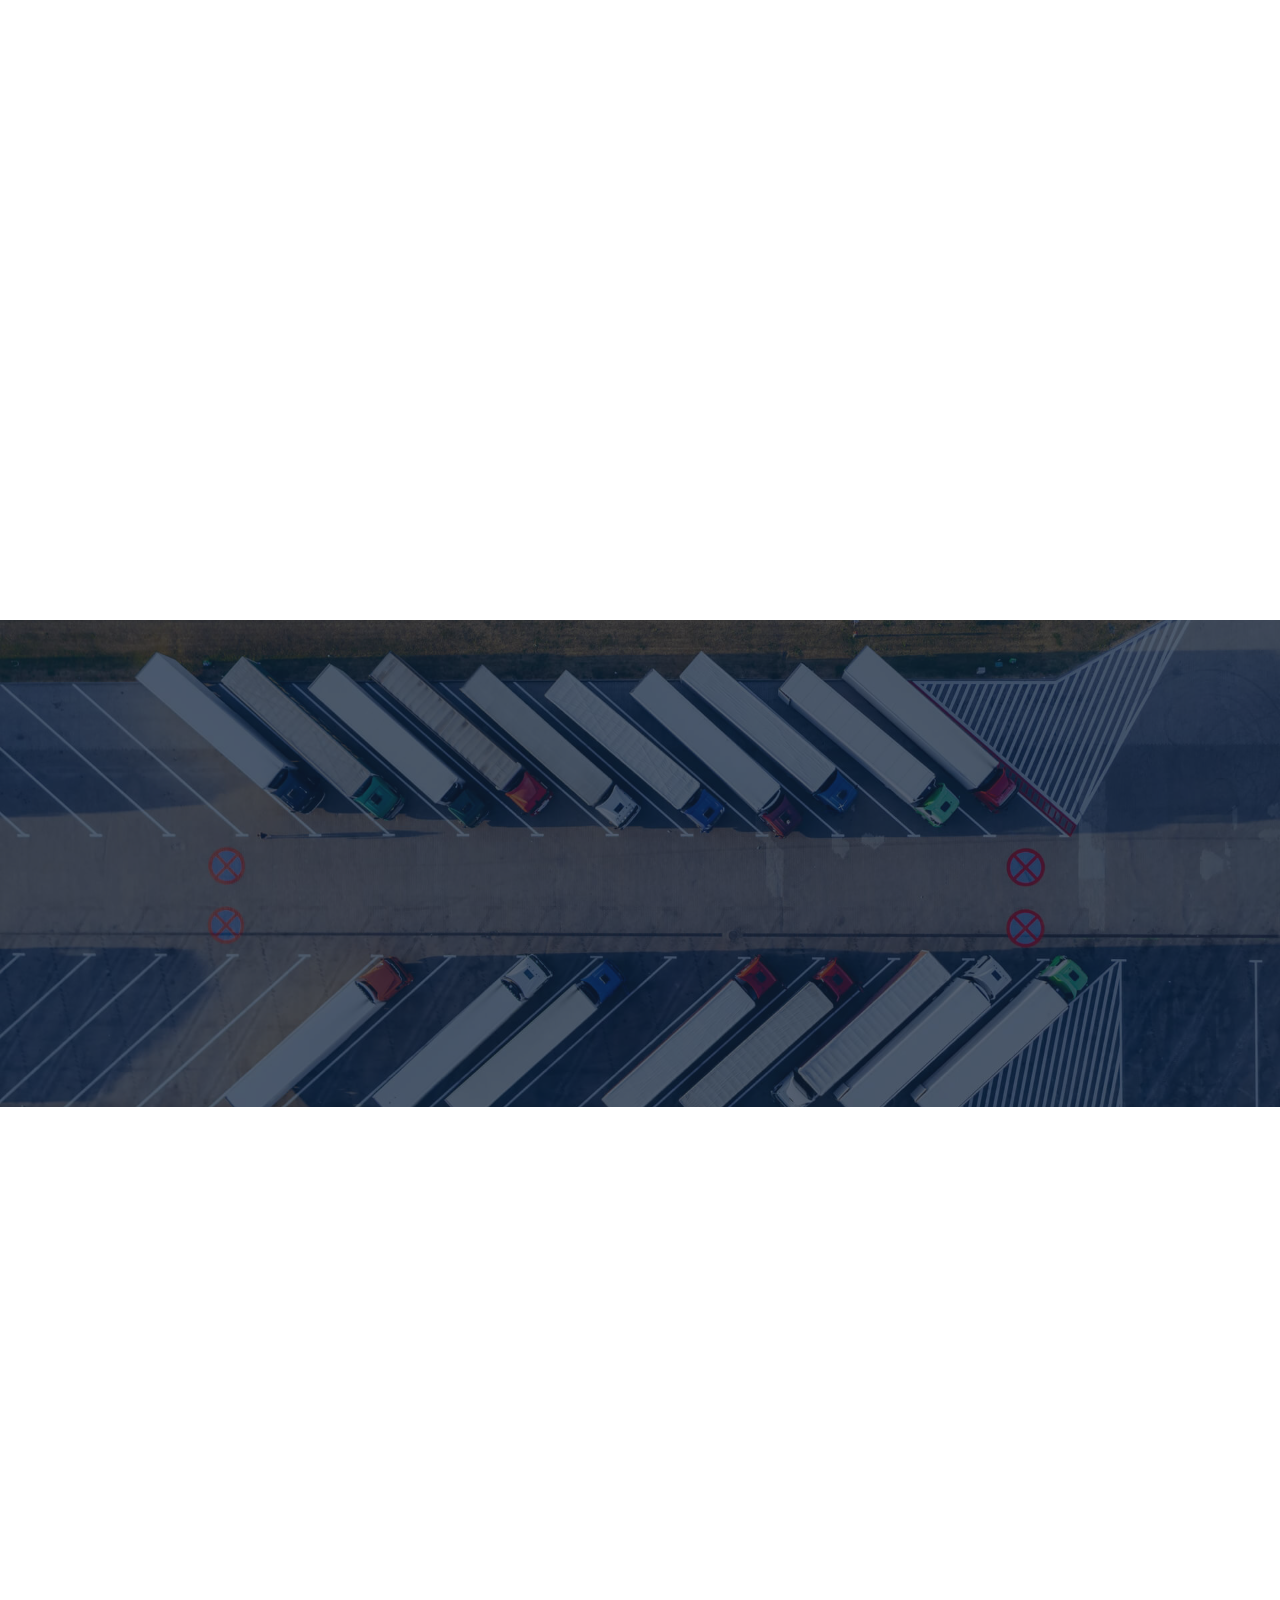
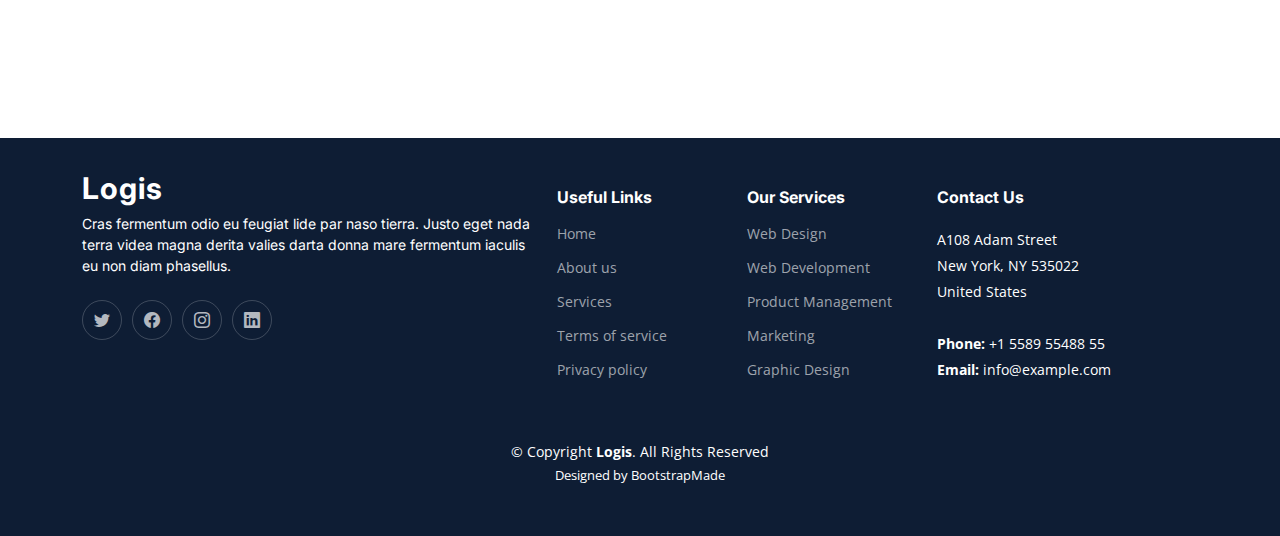
<file: Templates/Logis/about.html>
<!DOCTYPE html>
<html lang="en">

<head>
  <meta charset="utf-8">
  <meta content="width=device-width, initial-scale=1.0" name="viewport">

  <title>Logis Bootstrap Template - About</title>
  <meta content="" name="description">
  <meta content="" name="keywords">

  <!-- Favicons -->
  <link href="assets/img/favicon.png" rel="icon">
  <link href="assets/img/apple-touch-icon.png" rel="apple-touch-icon">

  <!-- Google Fonts -->
  <link rel="preconnect" href="https://fonts.googleapis.com">
  <link rel="preconnect" href="https://fonts.gstatic.com" crossorigin>
  <link href="https://fonts.googleapis.com/css2?family=Open+Sans:ital,wght@0,300;0,400;0,500;0,600;0,700;1,300;1,400;1,600;1,700&family=Poppins:ital,wght@0,300;0,400;0,500;0,600;0,700;1,300;1,400;1,500;1,600;1,700&family=Inter:ital,wght@0,300;0,400;0,500;0,600;0,700;1,300;1,400;1,500;1,600;1,700&display=swap" rel="stylesheet">

  <!-- Vendor CSS Files -->
  <link href="assets/vendor/bootstrap/css/bootstrap.min.css" rel="stylesheet">
  <link href="assets/vendor/bootstrap-icons/bootstrap-icons.css" rel="stylesheet">
  <link href="assets/vendor/fontawesome-free/css/all.min.css" rel="stylesheet">
  <link href="assets/vendor/glightbox/css/glightbox.min.css" rel="stylesheet">
  <link href="assets/vendor/swiper/swiper-bundle.min.css" rel="stylesheet">
  <link href="assets/vendor/aos/aos.css" rel="stylesheet">

  <!-- Template Main CSS File -->
  <link href="assets/css/main.css" rel="stylesheet">

  <!-- =======================================================
  * Template Name: Logis
  * Updated: Mar 10 2023 with Bootstrap v5.2.3
  * Template URL: https://bootstrapmade.com/logis-bootstrap-logistics-website-template/
  * Author: BootstrapMade.com
  * License: https://bootstrapmade.com/license/
  ======================================================== -->
</head>

<body>

  <!-- ======= Header ======= -->
  <header id="header" class="header d-flex align-items-center fixed-top">
    <div class="container-fluid container-xl d-flex align-items-center justify-content-between">

      <a href="index.html" class="logo d-flex align-items-center">
        <!-- Uncomment the line below if you also wish to use an image logo -->
        <!-- <img src="assets/img/logo.png" alt=""> -->
        <h1>Logis</h1>
      </a>

      <i class="mobile-nav-toggle mobile-nav-show bi bi-list"></i>
      <i class="mobile-nav-toggle mobile-nav-hide d-none bi bi-x"></i>
      <nav id="navbar" class="navbar">
        <ul>
          <li><a href="index.html">Home</a></li>
          <li><a href="about.html" class="active">About</a></li>
          <li><a href="services.html">Services</a></li>
          <li><a href="pricing.html">Pricing</a></li>
          <li class="dropdown"><a href="#"><span>Drop Down</span> <i class="bi bi-chevron-down dropdown-indicator"></i></a>
            <ul>
              <li><a href="#">Drop Down 1</a></li>
              <li class="dropdown"><a href="#"><span>Deep Drop Down</span> <i class="bi bi-chevron-down dropdown-indicator"></i></a>
                <ul>
                  <li><a href="#">Deep Drop Down 1</a></li>
                  <li><a href="#">Deep Drop Down 2</a></li>
                  <li><a href="#">Deep Drop Down 3</a></li>
                  <li><a href="#">Deep Drop Down 4</a></li>
                  <li><a href="#">Deep Drop Down 5</a></li>
                </ul>
              </li>
              <li><a href="#">Drop Down 2</a></li>
              <li><a href="#">Drop Down 3</a></li>
              <li><a href="#">Drop Down 4</a></li>
            </ul>
          </li>
          <li><a href="contact.html">Contact</a></li>
          <li><a class="get-a-quote" href="get-a-quote.html">Get a Quote</a></li>
        </ul>
      </nav><!-- .navbar -->

    </div>
  </header><!-- End Header -->
  <!-- End Header -->

  <main id="main">

    <!-- ======= Breadcrumbs ======= -->
    <div class="breadcrumbs">
      <div class="page-header d-flex align-items-center" style="background-image: url('assets/img/page-header.jpg');">
        <div class="container position-relative">
          <div class="row d-flex justify-content-center">
            <div class="col-lg-6 text-center">
              <h2>About</h2>
              <p>Odio et unde deleniti. Deserunt numquam exercitationem. Officiis quo odio sint voluptas consequatur ut a odio voluptatem. Sit dolorum debitis veritatis natus dolores. Quasi ratione sint. Sit quaerat ipsum dolorem.</p>
            </div>
          </div>
        </div>
      </div>
      <nav>
        <div class="container">
          <ol>
            <li><a href="index.html">Home</a></li>
            <li>About</li>
          </ol>
        </div>
      </nav>
    </div><!-- End Breadcrumbs -->

    <!-- ======= About Us Section ======= -->
    <section id="about" class="about">
      <div class="container" data-aos="fade-up">

        <div class="row gy-4">
          <div class="col-lg-6 position-relative align-self-start order-lg-last order-first">
            <img src="assets/img/about.jpg" class="img-fluid" alt="">
            <a href="https://www.youtube.com/watch?v=LXb3EKWsInQ" class="glightbox play-btn"></a>
          </div>
          <div class="col-lg-6 content order-last  order-lg-first">
            <h3>About Us</h3>
            <p>
              Dolor iure expedita id fuga asperiores qui sunt consequatur minima. Quidem voluptas deleniti. Sit quia molestiae quia quas qui magnam itaque veritatis dolores. Corrupti totam ut eius incidunt reiciendis veritatis asperiores placeat.
            </p>
            <ul>
              <li data-aos="fade-up" data-aos-delay="100">
                <i class="bi bi-diagram-3"></i>
                <div>
                  <h5>Ullamco laboris nisi ut aliquip consequat</h5>
                  <p>Magni facilis facilis repellendus cum excepturi quaerat praesentium libre trade</p>
                </div>
              </li>
              <li data-aos="fade-up" data-aos-delay="200">
                <i class="bi bi-fullscreen-exit"></i>
                <div>
                  <h5>Magnam soluta odio exercitationem reprehenderi</h5>
                  <p>Quo totam dolorum at pariatur aut distinctio dolorum laudantium illo direna pasata redi</p>
                </div>
              </li>
              <li data-aos="fade-up" data-aos-delay="300">
                <i class="bi bi-broadcast"></i>
                <div>
                  <h5>Voluptatem et qui exercitationem</h5>
                  <p>Et velit et eos maiores est tempora et quos dolorem autem tempora incidunt maxime veniam</p>
                </div>
              </li>
            </ul>
          </div>
        </div>

      </div>
    </section><!-- End About Us Section -->

    <!-- ======= Stats Counter Section ======= -->
    <section id="stats-counter" class="stats-counter pt-0">
      <div class="container" data-aos="fade-up">

        <div class="row gy-4">

          <div class="col-lg-3 col-md-6">
            <div class="stats-item text-center w-100 h-100">
              <span data-purecounter-start="0" data-purecounter-end="232" data-purecounter-duration="1" class="purecounter"></span>
              <p>Clients</p>
            </div>
          </div><!-- End Stats Item -->

          <div class="col-lg-3 col-md-6">
            <div class="stats-item text-center w-100 h-100">
              <span data-purecounter-start="0" data-purecounter-end="521" data-purecounter-duration="1" class="purecounter"></span>
              <p>Projects</p>
            </div>
          </div><!-- End Stats Item -->

          <div class="col-lg-3 col-md-6">
            <div class="stats-item text-center w-100 h-100">
              <span data-purecounter-start="0" data-purecounter-end="1453" data-purecounter-duration="1" class="purecounter"></span>
              <p>Hours Of Support</p>
            </div>
          </div><!-- End Stats Item -->

          <div class="col-lg-3 col-md-6">
            <div class="stats-item text-center w-100 h-100">
              <span data-purecounter-start="0" data-purecounter-end="32" data-purecounter-duration="1" class="purecounter"></span>
              <p>Workers</p>
            </div>
          </div><!-- End Stats Item -->

        </div>

      </div>
    </section><!-- End Stats Counter Section -->

    <!-- ======= Our Team Section ======= -->
    <section id="team" class="team pt-0">
      <div class="container" data-aos="fade-up">

        <div class="section-header">
          <span>Our Team</span>
          <h2>Our Team</h2>

        </div>

        <div class="row" data-aos="fade-up" data-aos-delay="100">

          <div class="col-lg-4 col-md-6 d-flex">
            <div class="member">
              <img src="assets/img/team/team-1.jpg" class="img-fluid" alt="">
              <div class="member-content">
                <h4>Walter White</h4>
                <span>Web Development</span>
                <p>
                  Magni qui quod omnis unde et eos fuga et exercitationem. Odio veritatis perspiciatis quaerat qui aut aut aut
                </p>
                <div class="social">
                  <a href=""><i class="bi bi-twitter"></i></a>
                  <a href=""><i class="bi bi-facebook"></i></a>
                  <a href=""><i class="bi bi-instagram"></i></a>
                  <a href=""><i class="bi bi-linkedin"></i></a>
                </div>
              </div>
            </div>
          </div><!-- End Team Member -->

          <div class="col-lg-4 col-md-6 d-flex">
            <div class="member">
              <img src="assets/img/team/team-2.jpg" class="img-fluid" alt="">
              <div class="member-content">
                <h4>Sarah Jhinson</h4>
                <span>Marketing</span>
                <p>
                  Repellat fugiat adipisci nemo illum nesciunt voluptas repellendus. In architecto rerum rerum temporibus
                </p>
                <div class="social">
                  <a href=""><i class="bi bi-twitter"></i></a>
                  <a href=""><i class="bi bi-facebook"></i></a>
                  <a href=""><i class="bi bi-instagram"></i></a>
                  <a href=""><i class="bi bi-linkedin"></i></a>
                </div>
              </div>
            </div>
          </div><!-- End Team Member -->

          <div class="col-lg-4 col-md-6 d-flex">
            <div class="member">
              <img src="assets/img/team/team-3.jpg" class="img-fluid" alt="">
              <div class="member-content">
                <h4>William Anderson</h4>
                <span>Content</span>
                <p>
                  Voluptas necessitatibus occaecati quia. Earum totam consequuntur qui porro et laborum toro des clara
                </p>
                <div class="social">
                  <a href=""><i class="bi bi-twitter"></i></a>
                  <a href=""><i class="bi bi-facebook"></i></a>
                  <a href=""><i class="bi bi-instagram"></i></a>
                  <a href=""><i class="bi bi-linkedin"></i></a>
                </div>
              </div>
            </div>
          </div><!-- End Team Member -->

        </div>

      </div>
    </section><!-- End Our Team Section -->

    <!-- ======= Testimonials Section ======= -->
    <section id="testimonials" class="testimonials">
      <div class="container">

        <div class="slides-1 swiper" data-aos="fade-up">
          <div class="swiper-wrapper">

            <div class="swiper-slide">
              <div class="testimonial-item">
                <img src="assets/img/testimonials/testimonials-1.jpg" class="testimonial-img" alt="">
                <h3>Saul Goodman</h3>
                <h4>Ceo &amp; Founder</h4>
                <div class="stars">
                  <i class="bi bi-star-fill"></i><i class="bi bi-star-fill"></i><i class="bi bi-star-fill"></i><i class="bi bi-star-fill"></i><i class="bi bi-star-fill"></i>
                </div>
                <p>
                  <i class="bi bi-quote quote-icon-left"></i>
                  Proin iaculis purus consequat sem cure digni ssim donec porttitora entum suscipit rhoncus. Accusantium quam, ultricies eget id, aliquam eget nibh et. Maecen aliquam, risus at semper.
                  <i class="bi bi-quote quote-icon-right"></i>
                </p>
              </div>
            </div><!-- End testimonial item -->

            <div class="swiper-slide">
              <div class="testimonial-item">
                <img src="assets/img/testimonials/testimonials-2.jpg" class="testimonial-img" alt="">
                <h3>Sara Wilsson</h3>
                <h4>Designer</h4>
                <div class="stars">
                  <i class="bi bi-star-fill"></i><i class="bi bi-star-fill"></i><i class="bi bi-star-fill"></i><i class="bi bi-star-fill"></i><i class="bi bi-star-fill"></i>
                </div>
                <p>
                  <i class="bi bi-quote quote-icon-left"></i>
                  Export tempor illum tamen malis malis eram quae irure esse labore quem cillum quid cillum eram malis quorum velit fore eram velit sunt aliqua noster fugiat irure amet legam anim culpa.
                  <i class="bi bi-quote quote-icon-right"></i>
                </p>
              </div>
            </div><!-- End testimonial item -->

            <div class="swiper-slide">
              <div class="testimonial-item">
                <img src="assets/img/testimonials/testimonials-3.jpg" class="testimonial-img" alt="">
                <h3>Jena Karlis</h3>
                <h4>Store Owner</h4>
                <div class="stars">
                  <i class="bi bi-star-fill"></i><i class="bi bi-star-fill"></i><i class="bi bi-star-fill"></i><i class="bi bi-star-fill"></i><i class="bi bi-star-fill"></i>
                </div>
                <p>
                  <i class="bi bi-quote quote-icon-left"></i>
                  Enim nisi quem export duis labore cillum quae magna enim sint quorum nulla quem veniam duis minim tempor labore quem eram duis noster aute amet eram fore quis sint minim.
                  <i class="bi bi-quote quote-icon-right"></i>
                </p>
              </div>
            </div><!-- End testimonial item -->

            <div class="swiper-slide">
              <div class="testimonial-item">
                <img src="assets/img/testimonials/testimonials-4.jpg" class="testimonial-img" alt="">
                <h3>Matt Brandon</h3>
                <h4>Freelancer</h4>
                <div class="stars">
                  <i class="bi bi-star-fill"></i><i class="bi bi-star-fill"></i><i class="bi bi-star-fill"></i><i class="bi bi-star-fill"></i><i class="bi bi-star-fill"></i>
                </div>
                <p>
                  <i class="bi bi-quote quote-icon-left"></i>
                  Fugiat enim eram quae cillum dolore dolor amet nulla culpa multos export minim fugiat minim velit minim dolor enim duis veniam ipsum anim magna sunt elit fore quem dolore labore illum veniam.
                  <i class="bi bi-quote quote-icon-right"></i>
                </p>
              </div>
            </div><!-- End testimonial item -->

            <div class="swiper-slide">
              <div class="testimonial-item">
                <img src="assets/img/testimonials/testimonials-5.jpg" class="testimonial-img" alt="">
                <h3>John Larson</h3>
                <h4>Entrepreneur</h4>
                <div class="stars">
                  <i class="bi bi-star-fill"></i><i class="bi bi-star-fill"></i><i class="bi bi-star-fill"></i><i class="bi bi-star-fill"></i><i class="bi bi-star-fill"></i>
                </div>
                <p>
                  <i class="bi bi-quote quote-icon-left"></i>
                  Quis quorum aliqua sint quem legam fore sunt eram irure aliqua veniam tempor noster veniam enim culpa labore duis sunt culpa nulla illum cillum fugiat legam esse veniam culpa fore nisi cillum quid.
                  <i class="bi bi-quote quote-icon-right"></i>
                </p>
              </div>
            </div><!-- End testimonial item -->

          </div>
          <div class="swiper-pagination"></div>
        </div>

      </div>
    </section><!-- End Testimonials Section -->

    <!-- ======= Frequently Asked Questions Section ======= -->
    <section id="faq" class="faq">
      <div class="container" data-aos="fade-up">

        <div class="section-header">
          <span>Frequently Asked Questions</span>
          <h2>Frequently Asked Questions</h2>

        </div>

        <div class="row justify-content-center" data-aos="fade-up" data-aos-delay="200">
          <div class="col-lg-10">

            <div class="accordion accordion-flush" id="faqlist">

              <div class="accordion-item">
                <h3 class="accordion-header">
                  <button class="accordion-button collapsed" type="button" data-bs-toggle="collapse" data-bs-target="#faq-content-1">
                    <i class="bi bi-question-circle question-icon"></i>
                    Non consectetur a erat nam at lectus urna duis?
                  </button>
                </h3>
                <div id="faq-content-1" class="accordion-collapse collapse" data-bs-parent="#faqlist">
                  <div class="accordion-body">
                    Feugiat pretium nibh ipsum consequat. Tempus iaculis urna id volutpat lacus laoreet non curabitur gravida. Venenatis lectus magna fringilla urna porttitor rhoncus dolor purus non.
                  </div>
                </div>
              </div><!-- # Faq item-->

              <div class="accordion-item">
                <h3 class="accordion-header">
                  <button class="accordion-button collapsed" type="button" data-bs-toggle="collapse" data-bs-target="#faq-content-2">
                    <i class="bi bi-question-circle question-icon"></i>
                    Feugiat scelerisque varius morbi enim nunc faucibus a pellentesque?
                  </button>
                </h3>
                <div id="faq-content-2" class="accordion-collapse collapse" data-bs-parent="#faqlist">
                  <div class="accordion-body">
                    Dolor sit amet consectetur adipiscing elit pellentesque habitant morbi. Id interdum velit laoreet id donec ultrices. Fringilla phasellus faucibus scelerisque eleifend donec pretium. Est pellentesque elit ullamcorper dignissim. Mauris ultrices eros in cursus turpis massa tincidunt dui.
                  </div>
                </div>
              </div><!-- # Faq item-->

              <div class="accordion-item">
                <h3 class="accordion-header">
                  <button class="accordion-button collapsed" type="button" data-bs-toggle="collapse" data-bs-target="#faq-content-3">
                    <i class="bi bi-question-circle question-icon"></i>
                    Dolor sit amet consectetur adipiscing elit pellentesque habitant morbi?
                  </button>
                </h3>
                <div id="faq-content-3" class="accordion-collapse collapse" data-bs-parent="#faqlist">
                  <div class="accordion-body">
                    Eleifend mi in nulla posuere sollicitudin aliquam ultrices sagittis orci. Faucibus pulvinar elementum integer enim. Sem nulla pharetra diam sit amet nisl suscipit. Rutrum tellus pellentesque eu tincidunt. Lectus urna duis convallis convallis tellus. Urna molestie at elementum eu facilisis sed odio morbi quis
                  </div>
                </div>
              </div><!-- # Faq item-->

              <div class="accordion-item">
                <h3 class="accordion-header">
                  <button class="accordion-button collapsed" type="button" data-bs-toggle="collapse" data-bs-target="#faq-content-4">
                    <i class="bi bi-question-circle question-icon"></i>
                    Ac odio tempor orci dapibus. Aliquam eleifend mi in nulla?
                  </button>
                </h3>
                <div id="faq-content-4" class="accordion-collapse collapse" data-bs-parent="#faqlist">
                  <div class="accordion-body">
                    <i class="bi bi-question-circle question-icon"></i>
                    Dolor sit amet consectetur adipiscing elit pellentesque habitant morbi. Id interdum velit laoreet id donec ultrices. Fringilla phasellus faucibus scelerisque eleifend donec pretium. Est pellentesque elit ullamcorper dignissim. Mauris ultrices eros in cursus turpis massa tincidunt dui.
                  </div>
                </div>
              </div><!-- # Faq item-->

              <div class="accordion-item">
                <h3 class="accordion-header">
                  <button class="accordion-button collapsed" type="button" data-bs-toggle="collapse" data-bs-target="#faq-content-5">
                    <i class="bi bi-question-circle question-icon"></i>
                    Tempus quam pellentesque nec nam aliquam sem et tortor consequat?
                  </button>
                </h3>
                <div id="faq-content-5" class="accordion-collapse collapse" data-bs-parent="#faqlist">
                  <div class="accordion-body">
                    Molestie a iaculis at erat pellentesque adipiscing commodo. Dignissim suspendisse in est ante in. Nunc vel risus commodo viverra maecenas accumsan. Sit amet nisl suscipit adipiscing bibendum est. Purus gravida quis blandit turpis cursus in
                  </div>
                </div>
              </div><!-- # Faq item-->

            </div>

          </div>
        </div>

      </div>
    </section><!-- End Frequently Asked Questions Section -->

  </main><!-- End #main -->

  <!-- ======= Footer ======= -->
  <footer id="footer" class="footer">

    <div class="container">
      <div class="row gy-4">
        <div class="col-lg-5 col-md-12 footer-info">
          <a href="index.html" class="logo d-flex align-items-center">
            <span>Logis</span>
          </a>
          <p>Cras fermentum odio eu feugiat lide par naso tierra. Justo eget nada terra videa magna derita valies darta donna mare fermentum iaculis eu non diam phasellus.</p>
          <div class="social-links d-flex mt-4">
            <a href="#" class="twitter"><i class="bi bi-twitter"></i></a>
            <a href="#" class="facebook"><i class="bi bi-facebook"></i></a>
            <a href="#" class="instagram"><i class="bi bi-instagram"></i></a>
            <a href="#" class="linkedin"><i class="bi bi-linkedin"></i></a>
          </div>
        </div>

        <div class="col-lg-2 col-6 footer-links">
          <h4>Useful Links</h4>
          <ul>
            <li><a href="#">Home</a></li>
            <li><a href="#">About us</a></li>
            <li><a href="#">Services</a></li>
            <li><a href="#">Terms of service</a></li>
            <li><a href="#">Privacy policy</a></li>
          </ul>
        </div>

        <div class="col-lg-2 col-6 footer-links">
          <h4>Our Services</h4>
          <ul>
            <li><a href="#">Web Design</a></li>
            <li><a href="#">Web Development</a></li>
            <li><a href="#">Product Management</a></li>
            <li><a href="#">Marketing</a></li>
            <li><a href="#">Graphic Design</a></li>
          </ul>
        </div>

        <div class="col-lg-3 col-md-12 footer-contact text-center text-md-start">
          <h4>Contact Us</h4>
          <p>
            A108 Adam Street <br>
            New York, NY 535022<br>
            United States <br><br>
            <strong>Phone:</strong> +1 5589 55488 55<br>
            <strong>Email:</strong> info@example.com<br>
          </p>

        </div>

      </div>
    </div>

    <div class="container mt-4">
      <div class="copyright">
        &copy; Copyright <strong><span>Logis</span></strong>. All Rights Reserved
      </div>
      <div class="credits">
        <!-- All the links in the footer should remain intact. -->
        <!-- You can delete the links only if you purchased the pro version. -->
        <!-- Licensing information: https://bootstrapmade.com/license/ -->
        <!-- Purchase the pro version with working PHP/AJAX contact form: https://bootstrapmade.com/logis-bootstrap-logistics-website-template/ -->
        Designed by <a href="https://bootstrapmade.com/">BootstrapMade</a>
      </div>
    </div>

  </footer><!-- End Footer -->
  <!-- End Footer -->

  <a href="#" class="scroll-top d-flex align-items-center justify-content-center"><i class="bi bi-arrow-up-short"></i></a>

  <div id="preloader"></div>

  <!-- Vendor JS Files -->
  <script src="assets/vendor/bootstrap/js/bootstrap.bundle.min.js"></script>
  <script src="assets/vendor/purecounter/purecounter_vanilla.js"></script>
  <script src="assets/vendor/glightbox/js/glightbox.min.js"></script>
  <script src="assets/vendor/swiper/swiper-bundle.min.js"></script>
  <script src="assets/vendor/aos/aos.js"></script>
  <script src="assets/vendor/php-email-form/validate.js"></script>

  <!-- Template Main JS File -->
  <script src="assets/js/main.js"></script>

</body>

</html>
</file>
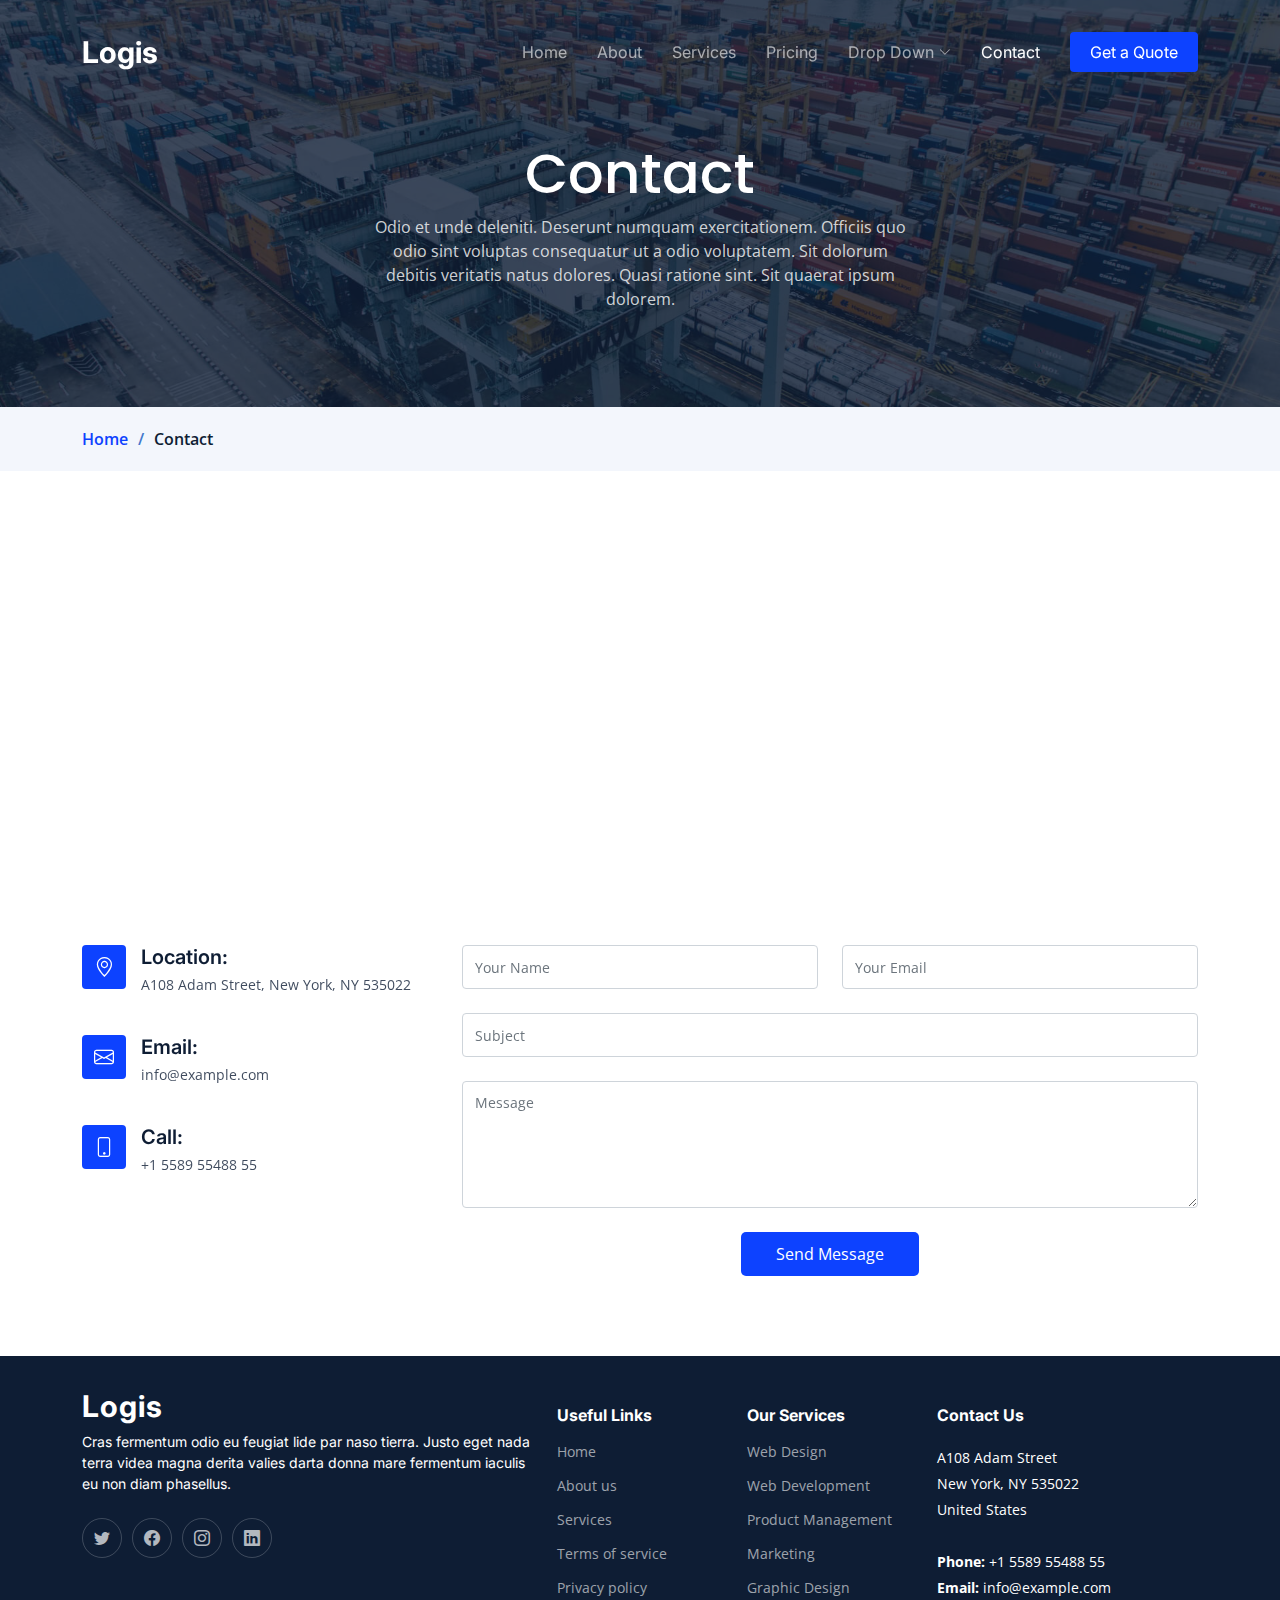
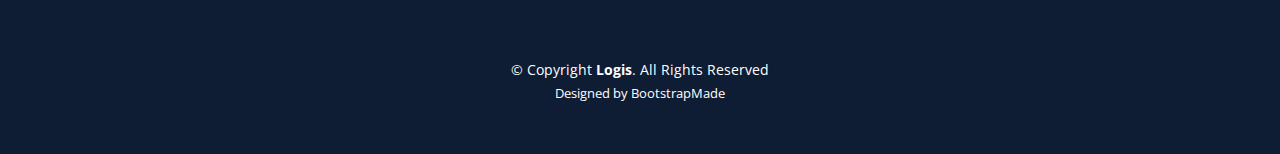
<file: Templates/Logis/contact.html>
<!DOCTYPE html>
<html lang="en">

<head>
  <meta charset="utf-8">
  <meta content="width=device-width, initial-scale=1.0" name="viewport">

  <title>Logis Bootstrap Template - Contact</title>
  <meta content="" name="description">
  <meta content="" name="keywords">

  <!-- Favicons -->
  <link href="assets/img/favicon.png" rel="icon">
  <link href="assets/img/apple-touch-icon.png" rel="apple-touch-icon">

  <!-- Google Fonts -->
  <link rel="preconnect" href="https://fonts.googleapis.com">
  <link rel="preconnect" href="https://fonts.gstatic.com" crossorigin>
  <link href="https://fonts.googleapis.com/css2?family=Open+Sans:ital,wght@0,300;0,400;0,500;0,600;0,700;1,300;1,400;1,600;1,700&family=Poppins:ital,wght@0,300;0,400;0,500;0,600;0,700;1,300;1,400;1,500;1,600;1,700&family=Inter:ital,wght@0,300;0,400;0,500;0,600;0,700;1,300;1,400;1,500;1,600;1,700&display=swap" rel="stylesheet">

  <!-- Vendor CSS Files -->
  <link href="assets/vendor/bootstrap/css/bootstrap.min.css" rel="stylesheet">
  <link href="assets/vendor/bootstrap-icons/bootstrap-icons.css" rel="stylesheet">
  <link href="assets/vendor/fontawesome-free/css/all.min.css" rel="stylesheet">
  <link href="assets/vendor/glightbox/css/glightbox.min.css" rel="stylesheet">
  <link href="assets/vendor/swiper/swiper-bundle.min.css" rel="stylesheet">
  <link href="assets/vendor/aos/aos.css" rel="stylesheet">

  <!-- Template Main CSS File -->
  <link href="assets/css/main.css" rel="stylesheet">

  <!-- =======================================================
  * Template Name: Logis
  * Updated: Mar 10 2023 with Bootstrap v5.2.3
  * Template URL: https://bootstrapmade.com/logis-bootstrap-logistics-website-template/
  * Author: BootstrapMade.com
  * License: https://bootstrapmade.com/license/
  ======================================================== -->
</head>

<body>

  <!-- ======= Header ======= -->
  <header id="header" class="header d-flex align-items-center fixed-top">
    <div class="container-fluid container-xl d-flex align-items-center justify-content-between">

      <a href="index.html" class="logo d-flex align-items-center">
        <!-- Uncomment the line below if you also wish to use an image logo -->
        <!-- <img src="assets/img/logo.png" alt=""> -->
        <h1>Logis</h1>
      </a>

      <i class="mobile-nav-toggle mobile-nav-show bi bi-list"></i>
      <i class="mobile-nav-toggle mobile-nav-hide d-none bi bi-x"></i>
      <nav id="navbar" class="navbar">
        <ul>
          <li><a href="index.html">Home</a></li>
          <li><a href="about.html">About</a></li>
          <li><a href="services.html">Services</a></li>
          <li><a href="pricing.html">Pricing</a></li>
          <li class="dropdown"><a href="#"><span>Drop Down</span> <i class="bi bi-chevron-down dropdown-indicator"></i></a>
            <ul>
              <li><a href="#">Drop Down 1</a></li>
              <li class="dropdown"><a href="#"><span>Deep Drop Down</span> <i class="bi bi-chevron-down dropdown-indicator"></i></a>
                <ul>
                  <li><a href="#">Deep Drop Down 1</a></li>
                  <li><a href="#">Deep Drop Down 2</a></li>
                  <li><a href="#">Deep Drop Down 3</a></li>
                  <li><a href="#">Deep Drop Down 4</a></li>
                  <li><a href="#">Deep Drop Down 5</a></li>
                </ul>
              </li>
              <li><a href="#">Drop Down 2</a></li>
              <li><a href="#">Drop Down 3</a></li>
              <li><a href="#">Drop Down 4</a></li>
            </ul>
          </li>
          <li><a href="contact.html" class="active">Contact</a></li>
          <li><a class="get-a-quote" href="get-a-quote.html">Get a Quote</a></li>
        </ul>
      </nav><!-- .navbar -->

    </div>
  </header><!-- End Header -->
  <!-- End Header -->

  <main id="main">

    <!-- ======= Breadcrumbs ======= -->
    <div class="breadcrumbs">
      <div class="page-header d-flex align-items-center" style="background-image: url('assets/img/page-header.jpg');">
        <div class="container position-relative">
          <div class="row d-flex justify-content-center">
            <div class="col-lg-6 text-center">
              <h2>Contact</h2>
              <p>Odio et unde deleniti. Deserunt numquam exercitationem. Officiis quo odio sint voluptas consequatur ut a odio voluptatem. Sit dolorum debitis veritatis natus dolores. Quasi ratione sint. Sit quaerat ipsum dolorem.</p>
            </div>
          </div>
        </div>
      </div>
      <nav>
        <div class="container">
          <ol>
            <li><a href="index.html">Home</a></li>
            <li>Contact</li>
          </ol>
        </div>
      </nav>
    </div><!-- End Breadcrumbs -->

    <!-- ======= Contact Section ======= -->
    <section id="contact" class="contact">
      <div class="container" data-aos="fade-up">

        <div>
          <iframe style="border:0; width: 100%; height: 340px;" src="https://www.google.com/maps/embed?pb=!1m14!1m8!1m3!1d12097.433213460943!2d-74.0062269!3d40.7101282!3m2!1i1024!2i768!4f13.1!3m3!1m2!1s0x0%3A0xb89d1fe6bc499443!2sDowntown+Conference+Center!5e0!3m2!1smk!2sbg!4v1539943755621" frameborder="0" allowfullscreen></iframe>
        </div><!-- End Google Maps -->

        <div class="row gy-4 mt-4">

          <div class="col-lg-4">

            <div class="info-item d-flex">
              <i class="bi bi-geo-alt flex-shrink-0"></i>
              <div>
                <h4>Location:</h4>
                <p>A108 Adam Street, New York, NY 535022</p>
              </div>
            </div><!-- End Info Item -->

            <div class="info-item d-flex">
              <i class="bi bi-envelope flex-shrink-0"></i>
              <div>
                <h4>Email:</h4>
                <p>info@example.com</p>
              </div>
            </div><!-- End Info Item -->

            <div class="info-item d-flex">
              <i class="bi bi-phone flex-shrink-0"></i>
              <div>
                <h4>Call:</h4>
                <p>+1 5589 55488 55</p>
              </div>
            </div><!-- End Info Item -->

          </div>

          <div class="col-lg-8">
            <form action="forms/contact.php" method="post" role="form" class="php-email-form">
              <div class="row">
                <div class="col-md-6 form-group">
                  <input type="text" name="name" class="form-control" id="name" placeholder="Your Name" required>
                </div>
                <div class="col-md-6 form-group mt-3 mt-md-0">
                  <input type="email" class="form-control" name="email" id="email" placeholder="Your Email" required>
                </div>
              </div>
              <div class="form-group mt-3">
                <input type="text" class="form-control" name="subject" id="subject" placeholder="Subject" required>
              </div>
              <div class="form-group mt-3">
                <textarea class="form-control" name="message" rows="5" placeholder="Message" required></textarea>
              </div>
              <div class="my-3">
                <div class="loading">Loading</div>
                <div class="error-message"></div>
                <div class="sent-message">Your message has been sent. Thank you!</div>
              </div>
              <div class="text-center"><button type="submit">Send Message</button></div>
            </form>
          </div><!-- End Contact Form -->

        </div>

      </div>
    </section><!-- End Contact Section -->

  </main><!-- End #main -->

  <!-- ======= Footer ======= -->
  <footer id="footer" class="footer">

    <div class="container">
      <div class="row gy-4">
        <div class="col-lg-5 col-md-12 footer-info">
          <a href="index.html" class="logo d-flex align-items-center">
            <span>Logis</span>
          </a>
          <p>Cras fermentum odio eu feugiat lide par naso tierra. Justo eget nada terra videa magna derita valies darta donna mare fermentum iaculis eu non diam phasellus.</p>
          <div class="social-links d-flex mt-4">
            <a href="#" class="twitter"><i class="bi bi-twitter"></i></a>
            <a href="#" class="facebook"><i class="bi bi-facebook"></i></a>
            <a href="#" class="instagram"><i class="bi bi-instagram"></i></a>
            <a href="#" class="linkedin"><i class="bi bi-linkedin"></i></a>
          </div>
        </div>

        <div class="col-lg-2 col-6 footer-links">
          <h4>Useful Links</h4>
          <ul>
            <li><a href="#">Home</a></li>
            <li><a href="#">About us</a></li>
            <li><a href="#">Services</a></li>
            <li><a href="#">Terms of service</a></li>
            <li><a href="#">Privacy policy</a></li>
          </ul>
        </div>

        <div class="col-lg-2 col-6 footer-links">
          <h4>Our Services</h4>
          <ul>
            <li><a href="#">Web Design</a></li>
            <li><a href="#">Web Development</a></li>
            <li><a href="#">Product Management</a></li>
            <li><a href="#">Marketing</a></li>
            <li><a href="#">Graphic Design</a></li>
          </ul>
        </div>

        <div class="col-lg-3 col-md-12 footer-contact text-center text-md-start">
          <h4>Contact Us</h4>
          <p>
            A108 Adam Street <br>
            New York, NY 535022<br>
            United States <br><br>
            <strong>Phone:</strong> +1 5589 55488 55<br>
            <strong>Email:</strong> info@example.com<br>
          </p>

        </div>

      </div>
    </div>

    <div class="container mt-4">
      <div class="copyright">
        &copy; Copyright <strong><span>Logis</span></strong>. All Rights Reserved
      </div>
      <div class="credits">
        <!-- All the links in the footer should remain intact. -->
        <!-- You can delete the links only if you purchased the pro version. -->
        <!-- Licensing information: https://bootstrapmade.com/license/ -->
        <!-- Purchase the pro version with working PHP/AJAX contact form: https://bootstrapmade.com/logis-bootstrap-logistics-website-template/ -->
        Designed by <a href="https://bootstrapmade.com/">BootstrapMade</a>
      </div>
    </div>

  </footer><!-- End Footer -->
  <!-- End Footer -->

  <a href="#" class="scroll-top d-flex align-items-center justify-content-center"><i class="bi bi-arrow-up-short"></i></a>

  <div id="preloader"></div>

  <!-- Vendor JS Files -->
  <script src="assets/vendor/bootstrap/js/bootstrap.bundle.min.js"></script>
  <script src="assets/vendor/purecounter/purecounter_vanilla.js"></script>
  <script src="assets/vendor/glightbox/js/glightbox.min.js"></script>
  <script src="assets/vendor/swiper/swiper-bundle.min.js"></script>
  <script src="assets/vendor/aos/aos.js"></script>
  <script src="assets/vendor/php-email-form/validate.js"></script>

  <!-- Template Main JS File -->
  <script src="assets/js/main.js"></script>

</body>

</html>
</file>
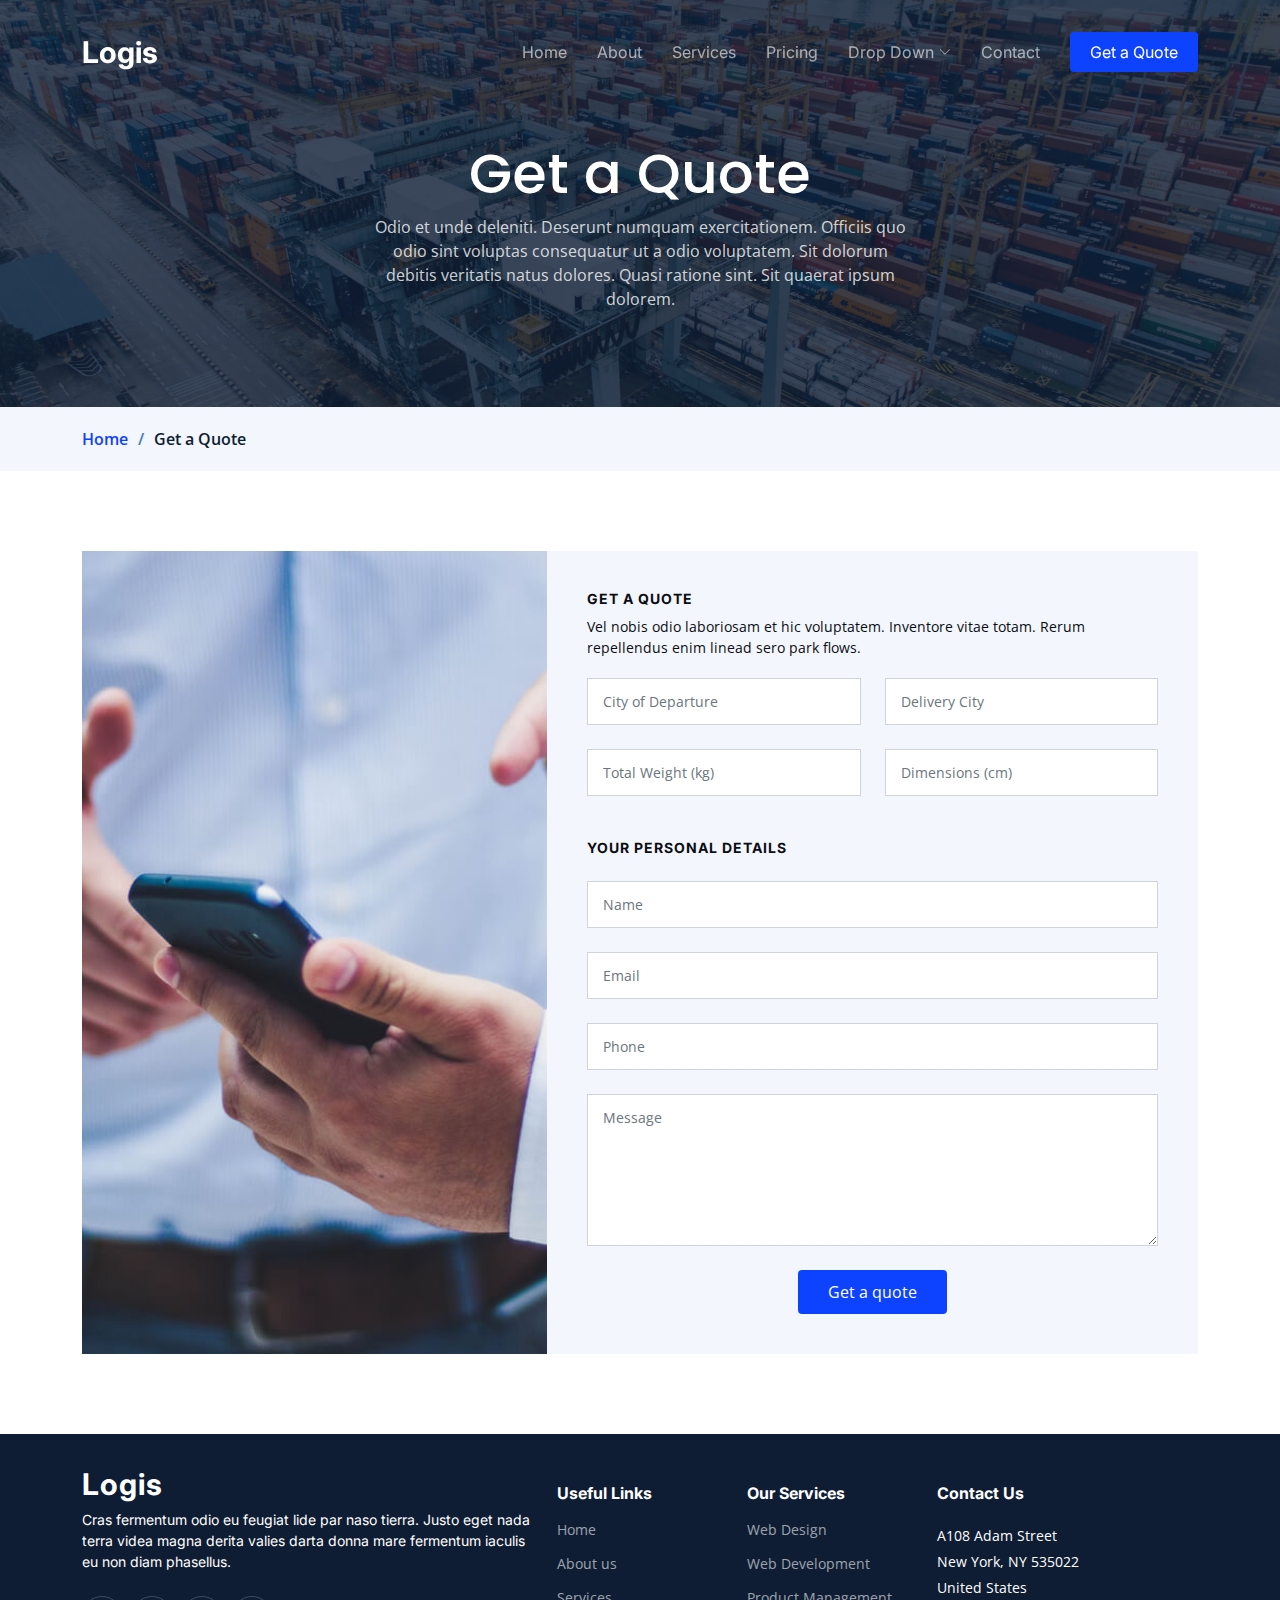
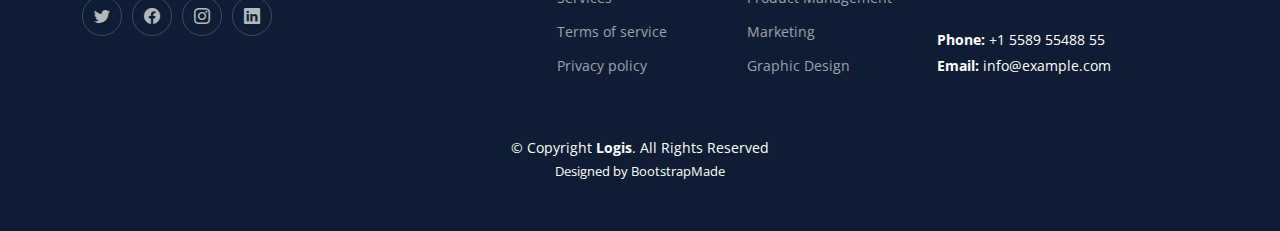
<file: Templates/Logis/get-a-quote.html>
<!DOCTYPE html>
<html lang="en">

<head>
  <meta charset="utf-8">
  <meta content="width=device-width, initial-scale=1.0" name="viewport">

  <title>Logis Bootstrap Template - Get a Quote</title>
  <meta content="" name="description">
  <meta content="" name="keywords">

  <!-- Favicons -->
  <link href="assets/img/favicon.png" rel="icon">
  <link href="assets/img/apple-touch-icon.png" rel="apple-touch-icon">

  <!-- Google Fonts -->
  <link rel="preconnect" href="https://fonts.googleapis.com">
  <link rel="preconnect" href="https://fonts.gstatic.com" crossorigin>
  <link href="https://fonts.googleapis.com/css2?family=Open+Sans:ital,wght@0,300;0,400;0,500;0,600;0,700;1,300;1,400;1,600;1,700&family=Poppins:ital,wght@0,300;0,400;0,500;0,600;0,700;1,300;1,400;1,500;1,600;1,700&family=Inter:ital,wght@0,300;0,400;0,500;0,600;0,700;1,300;1,400;1,500;1,600;1,700&display=swap" rel="stylesheet">

  <!-- Vendor CSS Files -->
  <link href="assets/vendor/bootstrap/css/bootstrap.min.css" rel="stylesheet">
  <link href="assets/vendor/bootstrap-icons/bootstrap-icons.css" rel="stylesheet">
  <link href="assets/vendor/fontawesome-free/css/all.min.css" rel="stylesheet">
  <link href="assets/vendor/glightbox/css/glightbox.min.css" rel="stylesheet">
  <link href="assets/vendor/swiper/swiper-bundle.min.css" rel="stylesheet">
  <link href="assets/vendor/aos/aos.css" rel="stylesheet">

  <!-- Template Main CSS File -->
  <link href="assets/css/main.css" rel="stylesheet">

  <!-- =======================================================
  * Template Name: Logis
  * Updated: Mar 10 2023 with Bootstrap v5.2.3
  * Template URL: https://bootstrapmade.com/logis-bootstrap-logistics-website-template/
  * Author: BootstrapMade.com
  * License: https://bootstrapmade.com/license/
  ======================================================== -->
</head>

<body>

  <!-- ======= Header ======= -->
  <header id="header" class="header d-flex align-items-center fixed-top">
    <div class="container-fluid container-xl d-flex align-items-center justify-content-between">

      <a href="index.html" class="logo d-flex align-items-center">
        <!-- Uncomment the line below if you also wish to use an image logo -->
        <!-- <img src="assets/img/logo.png" alt=""> -->
        <h1>Logis</h1>
      </a>

      <i class="mobile-nav-toggle mobile-nav-show bi bi-list"></i>
      <i class="mobile-nav-toggle mobile-nav-hide d-none bi bi-x"></i>
      <nav id="navbar" class="navbar">
        <ul>
          <li><a href="index.html">Home</a></li>
          <li><a href="about.html">About</a></li>
          <li><a href="services.html">Services</a></li>
          <li><a href="pricing.html">Pricing</a></li>
          <li class="dropdown"><a href="#"><span>Drop Down</span> <i class="bi bi-chevron-down dropdown-indicator"></i></a>
            <ul>
              <li><a href="#">Drop Down 1</a></li>
              <li class="dropdown"><a href="#"><span>Deep Drop Down</span> <i class="bi bi-chevron-down dropdown-indicator"></i></a>
                <ul>
                  <li><a href="#">Deep Drop Down 1</a></li>
                  <li><a href="#">Deep Drop Down 2</a></li>
                  <li><a href="#">Deep Drop Down 3</a></li>
                  <li><a href="#">Deep Drop Down 4</a></li>
                  <li><a href="#">Deep Drop Down 5</a></li>
                </ul>
              </li>
              <li><a href="#">Drop Down 2</a></li>
              <li><a href="#">Drop Down 3</a></li>
              <li><a href="#">Drop Down 4</a></li>
            </ul>
          </li>
          <li><a href="contact.html">Contact</a></li>
          <li><a class="get-a-quote" href="get-a-quote.html">Get a Quote</a></li>
        </ul>
      </nav><!-- .navbar -->

    </div>
  </header><!-- End Header -->
  <!-- End Header -->

  <main id="main">

    <!-- ======= Breadcrumbs ======= -->
    <div class="breadcrumbs">
      <div class="page-header d-flex align-items-center" style="background-image: url('assets/img/page-header.jpg');">
        <div class="container position-relative">
          <div class="row d-flex justify-content-center">
            <div class="col-lg-6 text-center">
              <h2>Get a Quote</h2>
              <p>Odio et unde deleniti. Deserunt numquam exercitationem. Officiis quo odio sint voluptas consequatur ut a odio voluptatem. Sit dolorum debitis veritatis natus dolores. Quasi ratione sint. Sit quaerat ipsum dolorem.</p>
            </div>
          </div>
        </div>
      </div>
      <nav>
        <div class="container">
          <ol>
            <li><a href="index.html">Home</a></li>
            <li>Get a Quote</li>
          </ol>
        </div>
      </nav>
    </div><!-- End Breadcrumbs -->

    <!-- ======= Get a Quote Section ======= -->
    <section id="get-a-quote" class="get-a-quote">
      <div class="container" data-aos="fade-up">

        <div class="row g-0">

          <div class="col-lg-5 quote-bg" style="background-image: url(assets/img/quote-bg.jpg);"></div>

          <div class="col-lg-7">
            <form action="forms/quote.php" method="post" class="php-email-form">
              <h3>Get a quote</h3>
              <p>Vel nobis odio laboriosam et hic voluptatem. Inventore vitae totam. Rerum repellendus enim linead sero park flows.</p>
              <div class="row gy-4">

                <div class="col-md-6">
                  <input type="text" name="departure" class="form-control" placeholder="City of Departure" required>
                </div>

                <div class="col-md-6">
                  <input type="text" name="delivery" class="form-control" placeholder="Delivery City" required>
                </div>

                <div class="col-md-6">
                  <input type="text" name="weight" class="form-control" placeholder="Total Weight (kg)" required>
                </div>

                <div class="col-md-6">
                  <input type="text" name="dimensions" class="form-control" placeholder="Dimensions (cm)" required>
                </div>

                <div class="col-lg-12">
                  <h4>Your Personal Details</h4>
                </div>

                <div class="col-md-12">
                  <input type="text" name="name" class="form-control" placeholder="Name" required>
                </div>

                <div class="col-md-12 ">
                  <input type="email" class="form-control" name="email" placeholder="Email" required>
                </div>

                <div class="col-md-12">
                  <input type="text" class="form-control" name="phone" placeholder="Phone" required>
                </div>

                <div class="col-md-12">
                  <textarea class="form-control" name="message" rows="6" placeholder="Message" required></textarea>
                </div>

                <div class="col-md-12 text-center">
                  <div class="loading">Loading</div>
                  <div class="error-message"></div>
                  <div class="sent-message">Your quote request has been sent successfully. Thank you!</div>

                  <button type="submit">Get a quote</button>
                </div>

              </div>
            </form>
          </div><!-- End Quote Form -->

        </div>

      </div>
    </section><!-- End Get a Quote Section -->

  </main><!-- End #main -->

  <!-- ======= Footer ======= -->
  <footer id="footer" class="footer">

    <div class="container">
      <div class="row gy-4">
        <div class="col-lg-5 col-md-12 footer-info">
          <a href="index.html" class="logo d-flex align-items-center">
            <span>Logis</span>
          </a>
          <p>Cras fermentum odio eu feugiat lide par naso tierra. Justo eget nada terra videa magna derita valies darta donna mare fermentum iaculis eu non diam phasellus.</p>
          <div class="social-links d-flex mt-4">
            <a href="#" class="twitter"><i class="bi bi-twitter"></i></a>
            <a href="#" class="facebook"><i class="bi bi-facebook"></i></a>
            <a href="#" class="instagram"><i class="bi bi-instagram"></i></a>
            <a href="#" class="linkedin"><i class="bi bi-linkedin"></i></a>
          </div>
        </div>

        <div class="col-lg-2 col-6 footer-links">
          <h4>Useful Links</h4>
          <ul>
            <li><a href="#">Home</a></li>
            <li><a href="#">About us</a></li>
            <li><a href="#">Services</a></li>
            <li><a href="#">Terms of service</a></li>
            <li><a href="#">Privacy policy</a></li>
          </ul>
        </div>

        <div class="col-lg-2 col-6 footer-links">
          <h4>Our Services</h4>
          <ul>
            <li><a href="#">Web Design</a></li>
            <li><a href="#">Web Development</a></li>
            <li><a href="#">Product Management</a></li>
            <li><a href="#">Marketing</a></li>
            <li><a href="#">Graphic Design</a></li>
          </ul>
        </div>

        <div class="col-lg-3 col-md-12 footer-contact text-center text-md-start">
          <h4>Contact Us</h4>
          <p>
            A108 Adam Street <br>
            New York, NY 535022<br>
            United States <br><br>
            <strong>Phone:</strong> +1 5589 55488 55<br>
            <strong>Email:</strong> info@example.com<br>
          </p>

        </div>

      </div>
    </div>

    <div class="container mt-4">
      <div class="copyright">
        &copy; Copyright <strong><span>Logis</span></strong>. All Rights Reserved
      </div>
      <div class="credits">
        <!-- All the links in the footer should remain intact. -->
        <!-- You can delete the links only if you purchased the pro version. -->
        <!-- Licensing information: https://bootstrapmade.com/license/ -->
        <!-- Purchase the pro version with working PHP/AJAX contact form: https://bootstrapmade.com/logis-bootstrap-logistics-website-template/ -->
        Designed by <a href="https://bootstrapmade.com/">BootstrapMade</a>
      </div>
    </div>

  </footer><!-- End Footer -->
  <!-- End Footer -->

  <a href="#" class="scroll-top d-flex align-items-center justify-content-center"><i class="bi bi-arrow-up-short"></i></a>

  <div id="preloader"></div>

  <!-- Vendor JS Files -->
  <script src="assets/vendor/bootstrap/js/bootstrap.bundle.min.js"></script>
  <script src="assets/vendor/purecounter/purecounter_vanilla.js"></script>
  <script src="assets/vendor/glightbox/js/glightbox.min.js"></script>
  <script src="assets/vendor/swiper/swiper-bundle.min.js"></script>
  <script src="assets/vendor/aos/aos.js"></script>
  <script src="assets/vendor/php-email-form/validate.js"></script>

  <!-- Template Main JS File -->
  <script src="assets/js/main.js"></script>

</body>

</html>
</file>
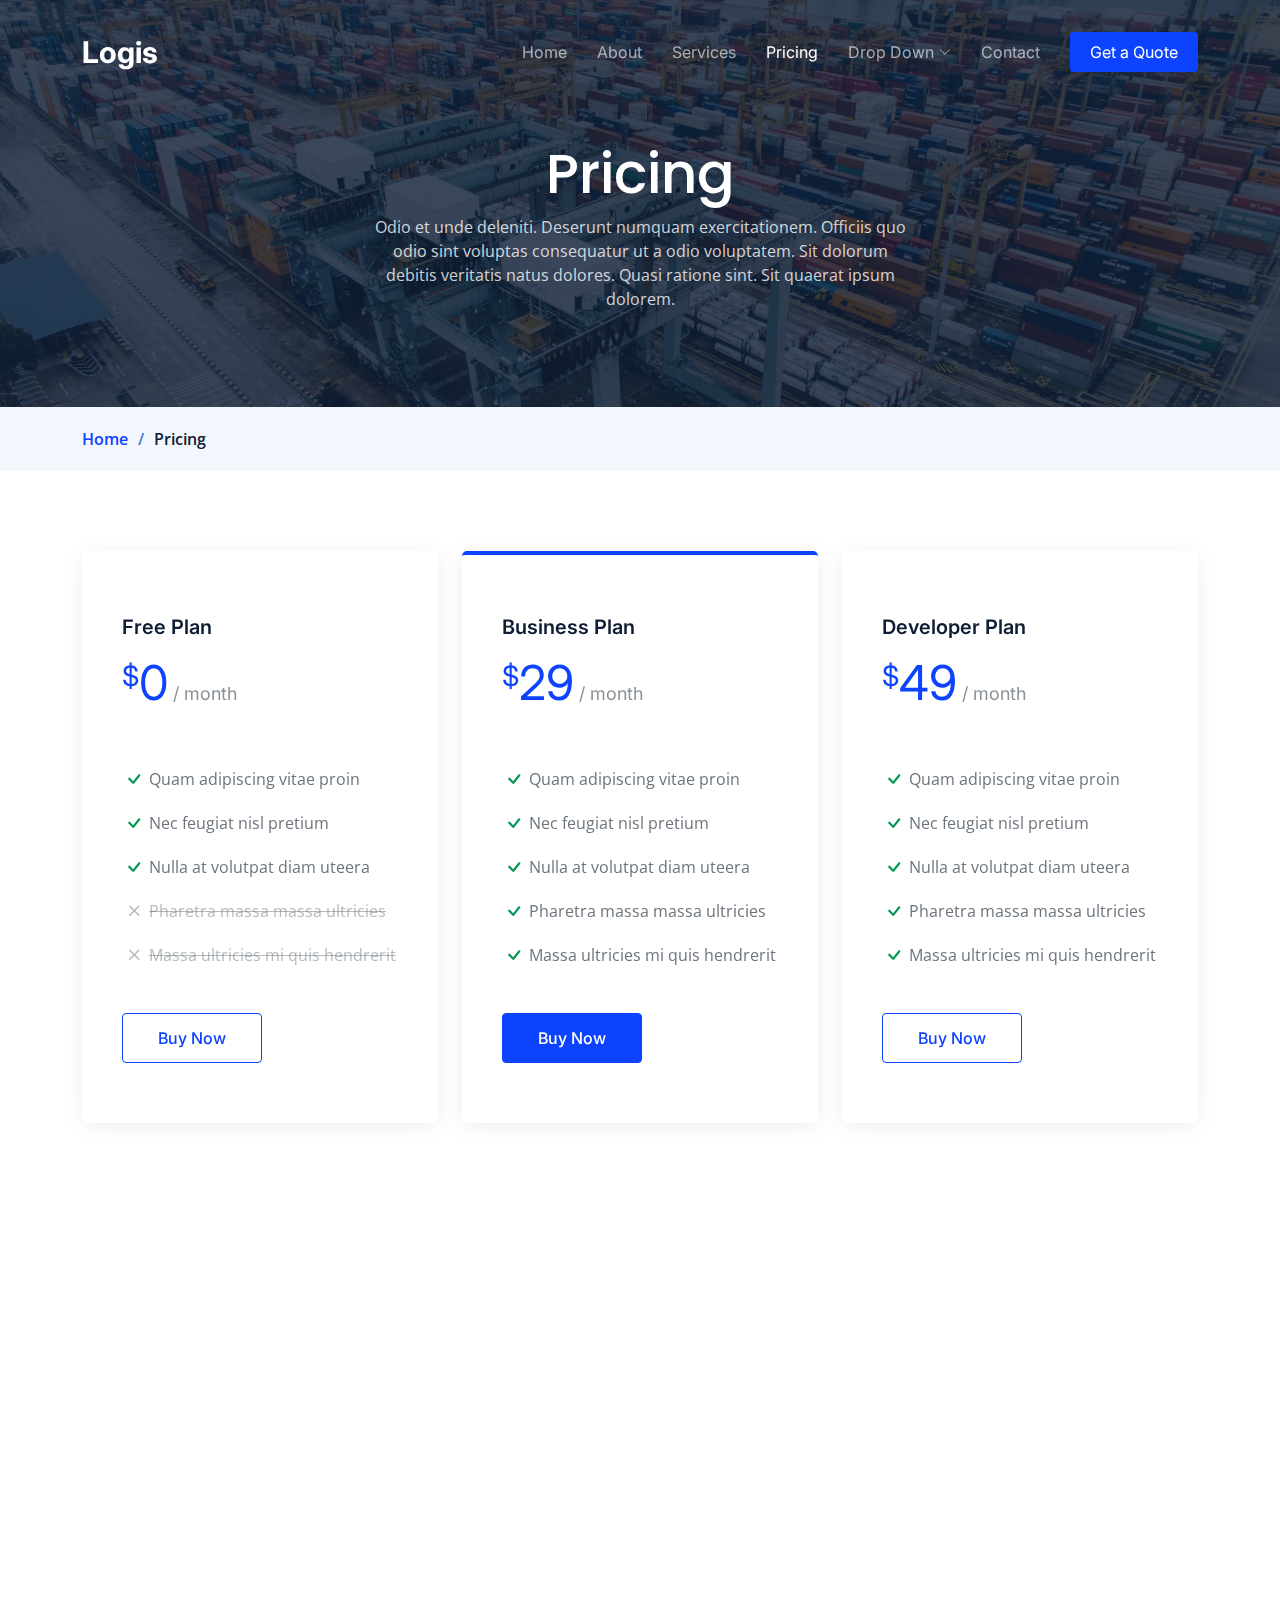
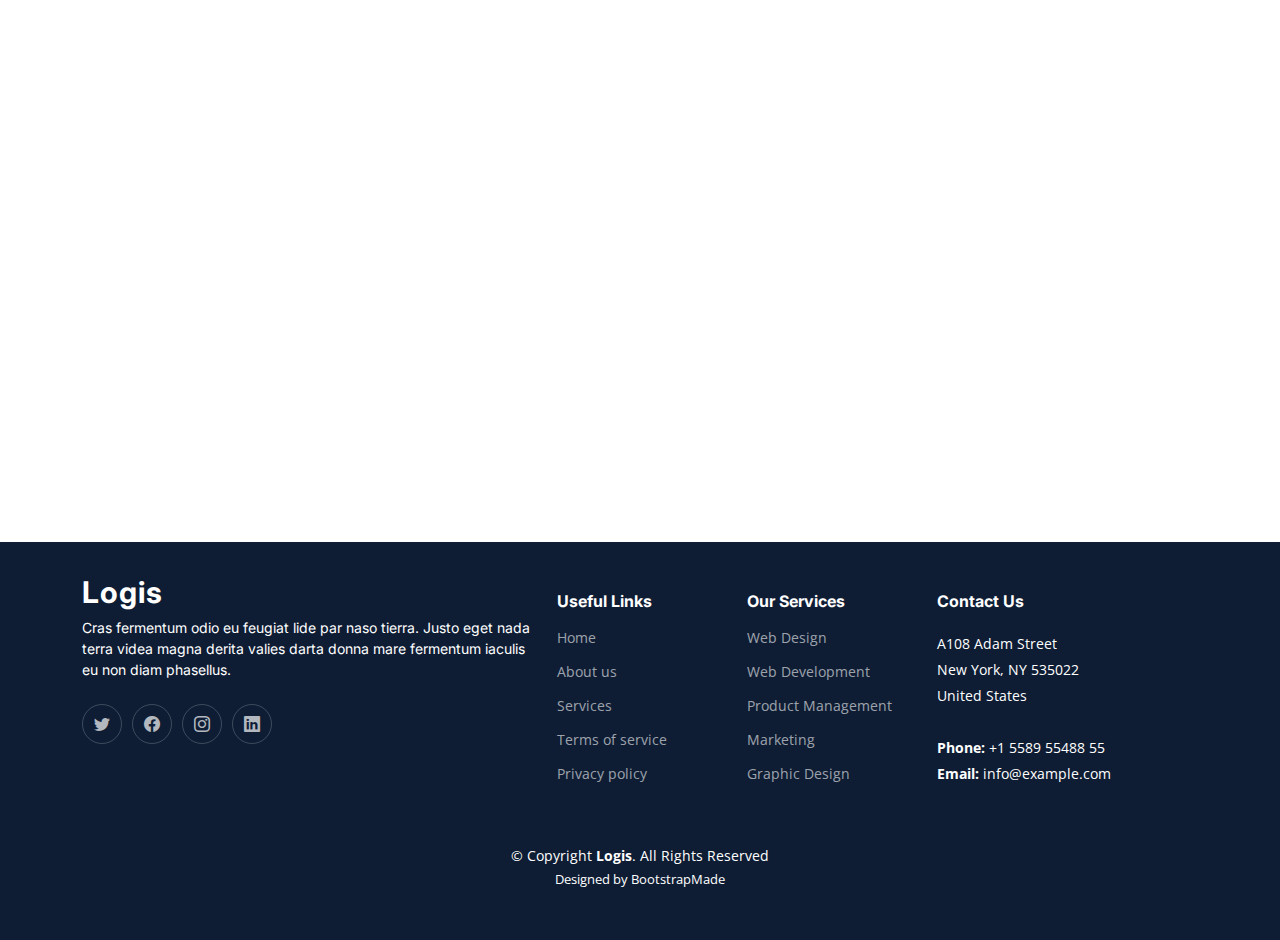
<file: Templates/Logis/pricing.html>
<!DOCTYPE html>
<html lang="en">

<head>
  <meta charset="utf-8">
  <meta content="width=device-width, initial-scale=1.0" name="viewport">

  <title>Logis Bootstrap Template - Pricing</title>
  <meta content="" name="description">
  <meta content="" name="keywords">

  <!-- Favicons -->
  <link href="assets/img/favicon.png" rel="icon">
  <link href="assets/img/apple-touch-icon.png" rel="apple-touch-icon">

  <!-- Google Fonts -->
  <link rel="preconnect" href="https://fonts.googleapis.com">
  <link rel="preconnect" href="https://fonts.gstatic.com" crossorigin>
  <link href="https://fonts.googleapis.com/css2?family=Open+Sans:ital,wght@0,300;0,400;0,500;0,600;0,700;1,300;1,400;1,600;1,700&family=Poppins:ital,wght@0,300;0,400;0,500;0,600;0,700;1,300;1,400;1,500;1,600;1,700&family=Inter:ital,wght@0,300;0,400;0,500;0,600;0,700;1,300;1,400;1,500;1,600;1,700&display=swap" rel="stylesheet">

  <!-- Vendor CSS Files -->
  <link href="assets/vendor/bootstrap/css/bootstrap.min.css" rel="stylesheet">
  <link href="assets/vendor/bootstrap-icons/bootstrap-icons.css" rel="stylesheet">
  <link href="assets/vendor/fontawesome-free/css/all.min.css" rel="stylesheet">
  <link href="assets/vendor/glightbox/css/glightbox.min.css" rel="stylesheet">
  <link href="assets/vendor/swiper/swiper-bundle.min.css" rel="stylesheet">
  <link href="assets/vendor/aos/aos.css" rel="stylesheet">

  <!-- Template Main CSS File -->
  <link href="assets/css/main.css" rel="stylesheet">

  <!-- =======================================================
  * Template Name: Logis
  * Updated: Mar 10 2023 with Bootstrap v5.2.3
  * Template URL: https://bootstrapmade.com/logis-bootstrap-logistics-website-template/
  * Author: BootstrapMade.com
  * License: https://bootstrapmade.com/license/
  ======================================================== -->
</head>

<body>

  <!-- ======= Header ======= -->
  <header id="header" class="header d-flex align-items-center fixed-top">
    <div class="container-fluid container-xl d-flex align-items-center justify-content-between">

      <a href="index.html" class="logo d-flex align-items-center">
        <!-- Uncomment the line below if you also wish to use an image logo -->
        <!-- <img src="assets/img/logo.png" alt=""> -->
        <h1>Logis</h1>
      </a>

      <i class="mobile-nav-toggle mobile-nav-show bi bi-list"></i>
      <i class="mobile-nav-toggle mobile-nav-hide d-none bi bi-x"></i>
      <nav id="navbar" class="navbar">
        <ul>
          <li><a href="index.html">Home</a></li>
          <li><a href="about.html">About</a></li>
          <li><a href="services.html">Services</a></li>
          <li><a href="pricing.html" class="active">Pricing</a></li>
          <li class="dropdown"><a href="#"><span>Drop Down</span> <i class="bi bi-chevron-down dropdown-indicator"></i></a>
            <ul>
              <li><a href="#">Drop Down 1</a></li>
              <li class="dropdown"><a href="#"><span>Deep Drop Down</span> <i class="bi bi-chevron-down dropdown-indicator"></i></a>
                <ul>
                  <li><a href="#">Deep Drop Down 1</a></li>
                  <li><a href="#">Deep Drop Down 2</a></li>
                  <li><a href="#">Deep Drop Down 3</a></li>
                  <li><a href="#">Deep Drop Down 4</a></li>
                  <li><a href="#">Deep Drop Down 5</a></li>
                </ul>
              </li>
              <li><a href="#">Drop Down 2</a></li>
              <li><a href="#">Drop Down 3</a></li>
              <li><a href="#">Drop Down 4</a></li>
            </ul>
          </li>
          <li><a href="contact.html">Contact</a></li>
          <li><a class="get-a-quote" href="get-a-quote.html">Get a Quote</a></li>
        </ul>
      </nav><!-- .navbar -->

    </div>
  </header><!-- End Header -->
  <!-- End Header -->

  <main id="main">

    <!-- ======= Breadcrumbs ======= -->
    <div class="breadcrumbs">
      <div class="page-header d-flex align-items-center" style="background-image: url('assets/img/page-header.jpg');">
        <div class="container position-relative">
          <div class="row d-flex justify-content-center">
            <div class="col-lg-6 text-center">
              <h2>Pricing</h2>
              <p>Odio et unde deleniti. Deserunt numquam exercitationem. Officiis quo odio sint voluptas consequatur ut a odio voluptatem. Sit dolorum debitis veritatis natus dolores. Quasi ratione sint. Sit quaerat ipsum dolorem.</p>
            </div>
          </div>
        </div>
      </div>
      <nav>
        <div class="container">
          <ol>
            <li><a href="index.html">Home</a></li>
            <li>Pricing</li>
          </ol>
        </div>
      </nav>
    </div><!-- End Breadcrumbs -->

    <!-- ======= Pricing Section ======= -->
    <section id="pricing" class="pricing">
      <div class="container" data-aos="fade-up">

        <div class="row gy-4">

          <div class="col-lg-4" data-aos="fade-up" data-aos-delay="100">
            <div class="pricing-item">
              <h3>Free Plan</h3>
              <h4><sup>$</sup>0<span> / month</span></h4>
              <ul>
                <li><i class="bi bi-check"></i> Quam adipiscing vitae proin</li>
                <li><i class="bi bi-check"></i> Nec feugiat nisl pretium</li>
                <li><i class="bi bi-check"></i> Nulla at volutpat diam uteera</li>
                <li class="na"><i class="bi bi-x"></i> <span>Pharetra massa massa ultricies</span></li>
                <li class="na"><i class="bi bi-x"></i> <span>Massa ultricies mi quis hendrerit</span></li>
              </ul>
              <a href="#" class="buy-btn">Buy Now</a>
            </div>
          </div><!-- End Pricing Item -->

          <div class="col-lg-4" data-aos="fade-up" data-aos-delay="200">
            <div class="pricing-item featured">
              <h3>Business Plan</h3>
              <h4><sup>$</sup>29<span> / month</span></h4>
              <ul>
                <li><i class="bi bi-check"></i> Quam adipiscing vitae proin</li>
                <li><i class="bi bi-check"></i> Nec feugiat nisl pretium</li>
                <li><i class="bi bi-check"></i> Nulla at volutpat diam uteera</li>
                <li><i class="bi bi-check"></i> Pharetra massa massa ultricies</li>
                <li><i class="bi bi-check"></i> Massa ultricies mi quis hendrerit</li>
              </ul>
              <a href="#" class="buy-btn">Buy Now</a>
            </div>
          </div><!-- End Pricing Item -->

          <div class="col-lg-4" data-aos="fade-up" data-aos-delay="300">
            <div class="pricing-item">
              <h3>Developer Plan</h3>
              <h4><sup>$</sup>49<span> / month</span></h4>
              <ul>
                <li><i class="bi bi-check"></i> Quam adipiscing vitae proin</li>
                <li><i class="bi bi-check"></i> Nec feugiat nisl pretium</li>
                <li><i class="bi bi-check"></i> Nulla at volutpat diam uteera</li>
                <li><i class="bi bi-check"></i> Pharetra massa massa ultricies</li>
                <li><i class="bi bi-check"></i> Massa ultricies mi quis hendrerit</li>
              </ul>
              <a href="#" class="buy-btn">Buy Now</a>
            </div>
          </div><!-- End Pricing Item -->

        </div>

      </div>
    </section><!-- End Pricing Section -->

    <!-- ======= Horizontal Pricing Section ======= -->
    <section id="horizontal-pricing" class="horizontal-pricing pt-0">
      <div class="container" data-aos="fade-up">

        <div class="section-header">
          <span>Horizontal Pricing</span>
          <h2>Horizontal Pricing</h2>

        </div>

        <div class="row gy-4 pricing-item" data-aos="fade-up" data-aos-delay="100">
          <div class="col-lg-3 d-flex align-items-center justify-content-center">
            <h3>Free Plan</h3>
          </div>
          <div class="col-lg-3 d-flex align-items-center justify-content-center">
            <h4><sup>$</sup>0<span> / month</span></h4>
          </div>
          <div class="col-lg-3 d-flex align-items-center justify-content-center">
            <ul>
              <li><i class="bi bi-check"></i> Quam adipiscing vitae proin</li>
              <li><i class="bi bi-check"></i> Nulla at volutpat diam uteera</li>
              <li class="na"><i class="bi bi-x"></i> <span>Pharetra massa massa ultricies</span></li>
            </ul>
          </div>
          <div class="col-lg-3 d-flex align-items-center justify-content-center">
            <div class="text-center"><a href="#" class="buy-btn">Buy Now</a></div>
          </div>
        </div><!-- End Pricing Item -->

        <div class="row gy-4 pricing-item featured mt-4" data-aos="fade-up" data-aos-delay="200">
          <div class="col-lg-3 d-flex align-items-center justify-content-center">
            <h3>Business Plan</h3>
          </div>
          <div class="col-lg-3 d-flex align-items-center justify-content-center">
            <h4><sup>$</sup>29<span> / month</span></h4>
          </div>
          <div class="col-lg-3 d-flex align-items-center justify-content-center">
            <ul>
              <li><i class="bi bi-check"></i> Quam adipiscing vitae proin</li>
              <li><i class="bi bi-check"></i> <strong>Nec feugiat nisl pretium</strong></li>
              <li><i class="bi bi-check"></i> Nulla at volutpat diam uteera</li>
            </ul>
          </div>
          <div class="col-lg-3 d-flex align-items-center justify-content-center">
            <div class="text-center"><a href="#" class="buy-btn">Buy Now</a></div>
          </div>
        </div><!-- End Pricing Item -->

        <div class="row gy-4 pricing-item mt-4" data-aos="fade-up" data-aos-delay="300">
          <div class="col-lg-3 d-flex align-items-center justify-content-center">
            <h3>Developer Plan</h3>
          </div>
          <div class="col-lg-3 d-flex align-items-center justify-content-center">
            <h4><sup>$</sup>49<span> / month</span></h4>
          </div>
          <div class="col-lg-3 d-flex align-items-center justify-content-center">
            <ul>
              <li><i class="bi bi-check"></i> Quam adipiscing vitae proin</li>
              <li><i class="bi bi-check"></i> Nec feugiat nisl pretium</li>
              <li><i class="bi bi-check"></i> Nulla at volutpat diam uteera</li>
            </ul>
          </div>
          <div class="col-lg-3 d-flex align-items-center justify-content-center">
            <div class="text-center"><a href="#" class="buy-btn">Buy Now</a></div>
          </div>
        </div><!-- End Pricing Item -->

      </div>
    </section><!-- End Horizontal Pricing Section -->

  </main><!-- End #main -->

  <!-- ======= Footer ======= -->
  <footer id="footer" class="footer">

    <div class="container">
      <div class="row gy-4">
        <div class="col-lg-5 col-md-12 footer-info">
          <a href="index.html" class="logo d-flex align-items-center">
            <span>Logis</span>
          </a>
          <p>Cras fermentum odio eu feugiat lide par naso tierra. Justo eget nada terra videa magna derita valies darta donna mare fermentum iaculis eu non diam phasellus.</p>
          <div class="social-links d-flex mt-4">
            <a href="#" class="twitter"><i class="bi bi-twitter"></i></a>
            <a href="#" class="facebook"><i class="bi bi-facebook"></i></a>
            <a href="#" class="instagram"><i class="bi bi-instagram"></i></a>
            <a href="#" class="linkedin"><i class="bi bi-linkedin"></i></a>
          </div>
        </div>

        <div class="col-lg-2 col-6 footer-links">
          <h4>Useful Links</h4>
          <ul>
            <li><a href="#">Home</a></li>
            <li><a href="#">About us</a></li>
            <li><a href="#">Services</a></li>
            <li><a href="#">Terms of service</a></li>
            <li><a href="#">Privacy policy</a></li>
          </ul>
        </div>

        <div class="col-lg-2 col-6 footer-links">
          <h4>Our Services</h4>
          <ul>
            <li><a href="#">Web Design</a></li>
            <li><a href="#">Web Development</a></li>
            <li><a href="#">Product Management</a></li>
            <li><a href="#">Marketing</a></li>
            <li><a href="#">Graphic Design</a></li>
          </ul>
        </div>

        <div class="col-lg-3 col-md-12 footer-contact text-center text-md-start">
          <h4>Contact Us</h4>
          <p>
            A108 Adam Street <br>
            New York, NY 535022<br>
            United States <br><br>
            <strong>Phone:</strong> +1 5589 55488 55<br>
            <strong>Email:</strong> info@example.com<br>
          </p>

        </div>

      </div>
    </div>

    <div class="container mt-4">
      <div class="copyright">
        &copy; Copyright <strong><span>Logis</span></strong>. All Rights Reserved
      </div>
      <div class="credits">
        <!-- All the links in the footer should remain intact. -->
        <!-- You can delete the links only if you purchased the pro version. -->
        <!-- Licensing information: https://bootstrapmade.com/license/ -->
        <!-- Purchase the pro version with working PHP/AJAX contact form: https://bootstrapmade.com/logis-bootstrap-logistics-website-template/ -->
        Designed by <a href="https://bootstrapmade.com/">BootstrapMade</a>
      </div>
    </div>

  </footer><!-- End Footer -->
  <!-- End Footer -->

  <a href="#" class="scroll-top d-flex align-items-center justify-content-center"><i class="bi bi-arrow-up-short"></i></a>

  <div id="preloader"></div>

  <!-- Vendor JS Files -->
  <script src="assets/vendor/bootstrap/js/bootstrap.bundle.min.js"></script>
  <script src="assets/vendor/purecounter/purecounter_vanilla.js"></script>
  <script src="assets/vendor/glightbox/js/glightbox.min.js"></script>
  <script src="assets/vendor/swiper/swiper-bundle.min.js"></script>
  <script src="assets/vendor/aos/aos.js"></script>
  <script src="assets/vendor/php-email-form/validate.js"></script>

  <!-- Template Main JS File -->
  <script src="assets/js/main.js"></script>

</body>

</html>
</file>
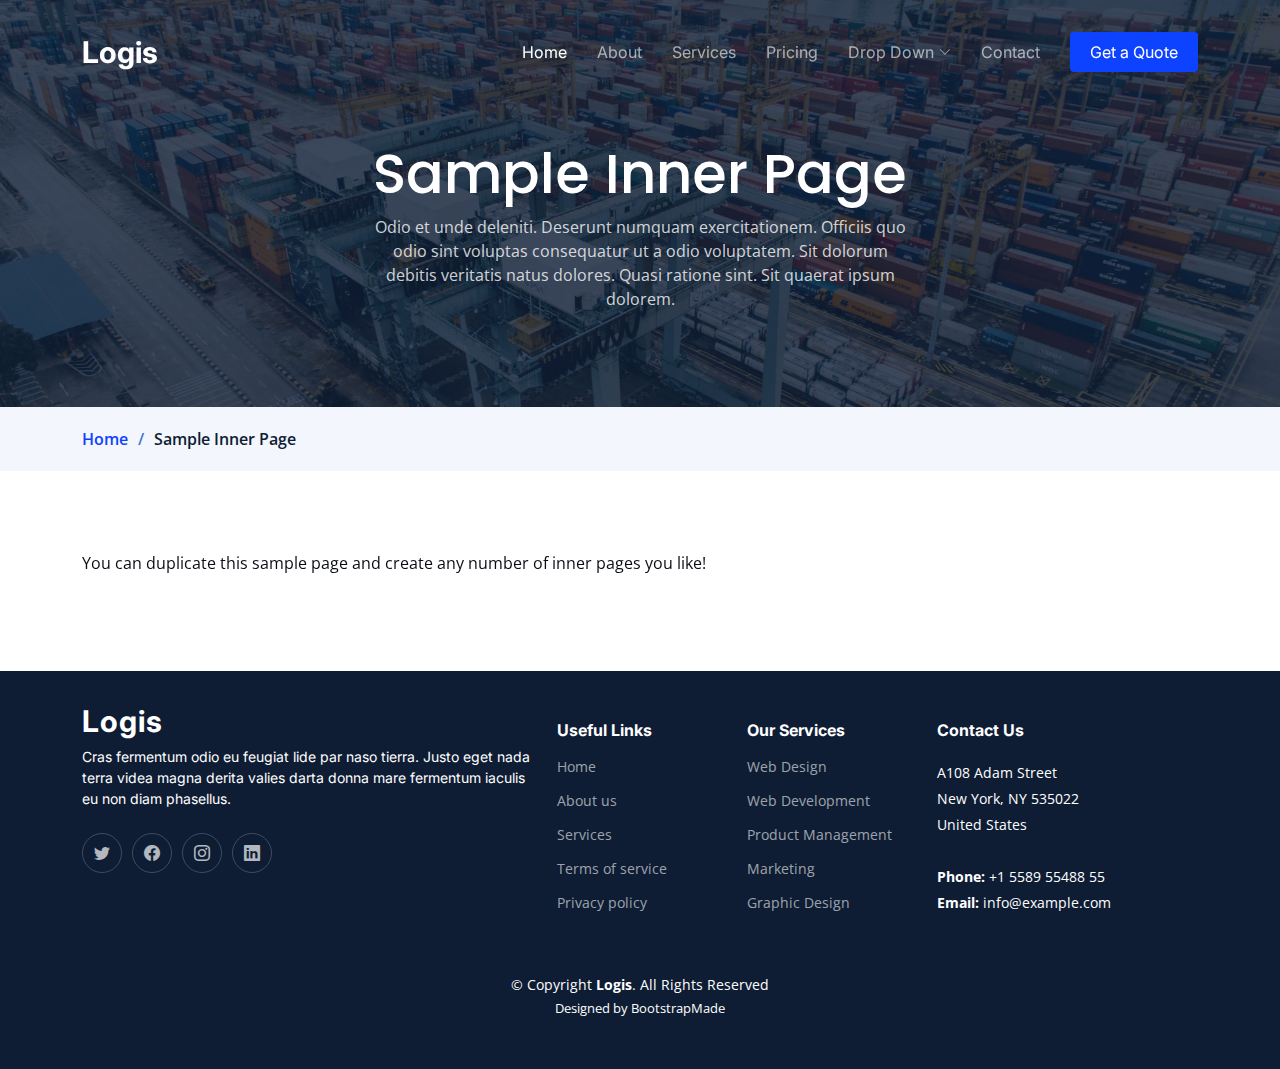
<file: Templates/Logis/sample-inner-page.html>
<!DOCTYPE html>
<html lang="en">

<head>
  <meta charset="utf-8">
  <meta content="width=device-width, initial-scale=1.0" name="viewport">

  <title>[Template] Sample Inner Page</title>
  <meta content="" name="description">
  <meta content="" name="keywords">

  <!-- Favicons -->
  <link href="assets/img/favicon.png" rel="icon">
  <link href="assets/img/apple-touch-icon.png" rel="apple-touch-icon">

  <!-- Google Fonts -->
  <link rel="preconnect" href="https://fonts.googleapis.com">
  <link rel="preconnect" href="https://fonts.gstatic.com" crossorigin>
  <link href="https://fonts.googleapis.com/css2?family=Open+Sans:ital,wght@0,300;0,400;0,500;0,600;0,700;1,300;1,400;1,600;1,700&family=Poppins:ital,wght@0,300;0,400;0,500;0,600;0,700;1,300;1,400;1,500;1,600;1,700&family=Inter:ital,wght@0,300;0,400;0,500;0,600;0,700;1,300;1,400;1,500;1,600;1,700&display=swap" rel="stylesheet">

  <!-- Vendor CSS Files -->
  <link href="assets/vendor/bootstrap/css/bootstrap.min.css" rel="stylesheet">
  <link href="assets/vendor/bootstrap-icons/bootstrap-icons.css" rel="stylesheet">
  <link href="assets/vendor/fontawesome-free/css/all.min.css" rel="stylesheet">
  <link href="assets/vendor/glightbox/css/glightbox.min.css" rel="stylesheet">
  <link href="assets/vendor/swiper/swiper-bundle.min.css" rel="stylesheet">
  <link href="assets/vendor/aos/aos.css" rel="stylesheet">

  <!-- Template Main CSS File -->
  <link href="assets/css/main.css" rel="stylesheet">

  <!-- =======================================================
  * Template Name: Logis
  * Updated: Mar 10 2023 with Bootstrap v5.2.3
  * Template URL: https://bootstrapmade.com/logis-bootstrap-logistics-website-template/
  * Author: BootstrapMade.com
  * License: https://bootstrapmade.com/license/
  ======================================================== -->
</head>

<body>

  <!-- ======= Header ======= -->
  <header id="header" class="header d-flex align-items-center fixed-top">
    <div class="container-fluid container-xl d-flex align-items-center justify-content-between">

      <a href="index.html" class="logo d-flex align-items-center">
        <!-- Uncomment the line below if you also wish to use an image logo -->
        <!-- <img src="assets/img/logo.png" alt=""> -->
        <h1>Logis</h1>
      </a>

      <i class="mobile-nav-toggle mobile-nav-show bi bi-list"></i>
      <i class="mobile-nav-toggle mobile-nav-hide d-none bi bi-x"></i>
      <nav id="navbar" class="navbar">
        <ul>
          <li><a href="index.html" class="active">Home</a></li>
          <li><a href="about.html">About</a></li>
          <li><a href="services.html">Services</a></li>
          <li><a href="pricing.html">Pricing</a></li>
          <li class="dropdown"><a href="#"><span>Drop Down</span> <i class="bi bi-chevron-down dropdown-indicator"></i></a>
            <ul>
              <li><a href="#">Drop Down 1</a></li>
              <li class="dropdown"><a href="#"><span>Deep Drop Down</span> <i class="bi bi-chevron-down dropdown-indicator"></i></a>
                <ul>
                  <li><a href="#">Deep Drop Down 1</a></li>
                  <li><a href="#">Deep Drop Down 2</a></li>
                  <li><a href="#">Deep Drop Down 3</a></li>
                  <li><a href="#">Deep Drop Down 4</a></li>
                  <li><a href="#">Deep Drop Down 5</a></li>
                </ul>
              </li>
              <li><a href="#">Drop Down 2</a></li>
              <li><a href="#">Drop Down 3</a></li>
              <li><a href="#">Drop Down 4</a></li>
            </ul>
          </li>
          <li><a href="contact.html">Contact</a></li>
          <li><a class="get-a-quote" href="get-a-quote.html">Get a Quote</a></li>
        </ul>
      </nav><!-- .navbar -->

    </div>
  </header><!-- End Header -->
  <!-- End Header -->

  <main id="main">

    <!-- ======= Breadcrumbs ======= -->
    <div class="breadcrumbs">
      <div class="page-header d-flex align-items-center" style="background-image: url('assets/img/page-header.jpg');">
        <div class="container position-relative">
          <div class="row d-flex justify-content-center">
            <div class="col-lg-6 text-center">
              <h2>Sample Inner Page</h2>
              <p>Odio et unde deleniti. Deserunt numquam exercitationem. Officiis quo odio sint voluptas consequatur ut a odio voluptatem. Sit dolorum debitis veritatis natus dolores. Quasi ratione sint. Sit quaerat ipsum dolorem.</p>
            </div>
          </div>
        </div>
      </div>
      <nav>
        <div class="container">
          <ol>
            <li><a href="index.html">Home</a></li>
            <li>Sample Inner Page</li>
          </ol>
        </div>
      </nav>
    </div><!-- End Breadcrumbs -->

    <section class="sample-page">
      <div class="container" data-aos="fade-up">
        <p>
          You can duplicate this sample page and create any number of inner pages you like!
        </p>
      </div>
    </section>

  </main><!-- End #main -->

  <!-- ======= Footer ======= -->
  <footer id="footer" class="footer">

    <div class="container">
      <div class="row gy-4">
        <div class="col-lg-5 col-md-12 footer-info">
          <a href="index.html" class="logo d-flex align-items-center">
            <span>Logis</span>
          </a>
          <p>Cras fermentum odio eu feugiat lide par naso tierra. Justo eget nada terra videa magna derita valies darta donna mare fermentum iaculis eu non diam phasellus.</p>
          <div class="social-links d-flex mt-4">
            <a href="#" class="twitter"><i class="bi bi-twitter"></i></a>
            <a href="#" class="facebook"><i class="bi bi-facebook"></i></a>
            <a href="#" class="instagram"><i class="bi bi-instagram"></i></a>
            <a href="#" class="linkedin"><i class="bi bi-linkedin"></i></a>
          </div>
        </div>

        <div class="col-lg-2 col-6 footer-links">
          <h4>Useful Links</h4>
          <ul>
            <li><a href="#">Home</a></li>
            <li><a href="#">About us</a></li>
            <li><a href="#">Services</a></li>
            <li><a href="#">Terms of service</a></li>
            <li><a href="#">Privacy policy</a></li>
          </ul>
        </div>

        <div class="col-lg-2 col-6 footer-links">
          <h4>Our Services</h4>
          <ul>
            <li><a href="#">Web Design</a></li>
            <li><a href="#">Web Development</a></li>
            <li><a href="#">Product Management</a></li>
            <li><a href="#">Marketing</a></li>
            <li><a href="#">Graphic Design</a></li>
          </ul>
        </div>

        <div class="col-lg-3 col-md-12 footer-contact text-center text-md-start">
          <h4>Contact Us</h4>
          <p>
            A108 Adam Street <br>
            New York, NY 535022<br>
            United States <br><br>
            <strong>Phone:</strong> +1 5589 55488 55<br>
            <strong>Email:</strong> info@example.com<br>
          </p>

        </div>

      </div>
    </div>

    <div class="container mt-4">
      <div class="copyright">
        &copy; Copyright <strong><span>Logis</span></strong>. All Rights Reserved
      </div>
      <div class="credits">
        <!-- All the links in the footer should remain intact. -->
        <!-- You can delete the links only if you purchased the pro version. -->
        <!-- Licensing information: https://bootstrapmade.com/license/ -->
        <!-- Purchase the pro version with working PHP/AJAX contact form: https://bootstrapmade.com/logis-bootstrap-logistics-website-template/ -->
        Designed by <a href="https://bootstrapmade.com/">BootstrapMade</a>
      </div>
    </div>

  </footer><!-- End Footer -->
  <!-- End Footer -->

  <a href="#" class="scroll-top d-flex align-items-center justify-content-center"><i class="bi bi-arrow-up-short"></i></a>

  <div id="preloader"></div>

  <!-- Vendor JS Files -->
  <script src="assets/vendor/bootstrap/js/bootstrap.bundle.min.js"></script>
  <script src="assets/vendor/purecounter/purecounter_vanilla.js"></script>
  <script src="assets/vendor/glightbox/js/glightbox.min.js"></script>
  <script src="assets/vendor/swiper/swiper-bundle.min.js"></script>
  <script src="assets/vendor/aos/aos.js"></script>
  <script src="assets/vendor/php-email-form/validate.js"></script>

  <!-- Template Main JS File -->
  <script src="assets/js/main.js"></script>

</body>

</html>
</file>
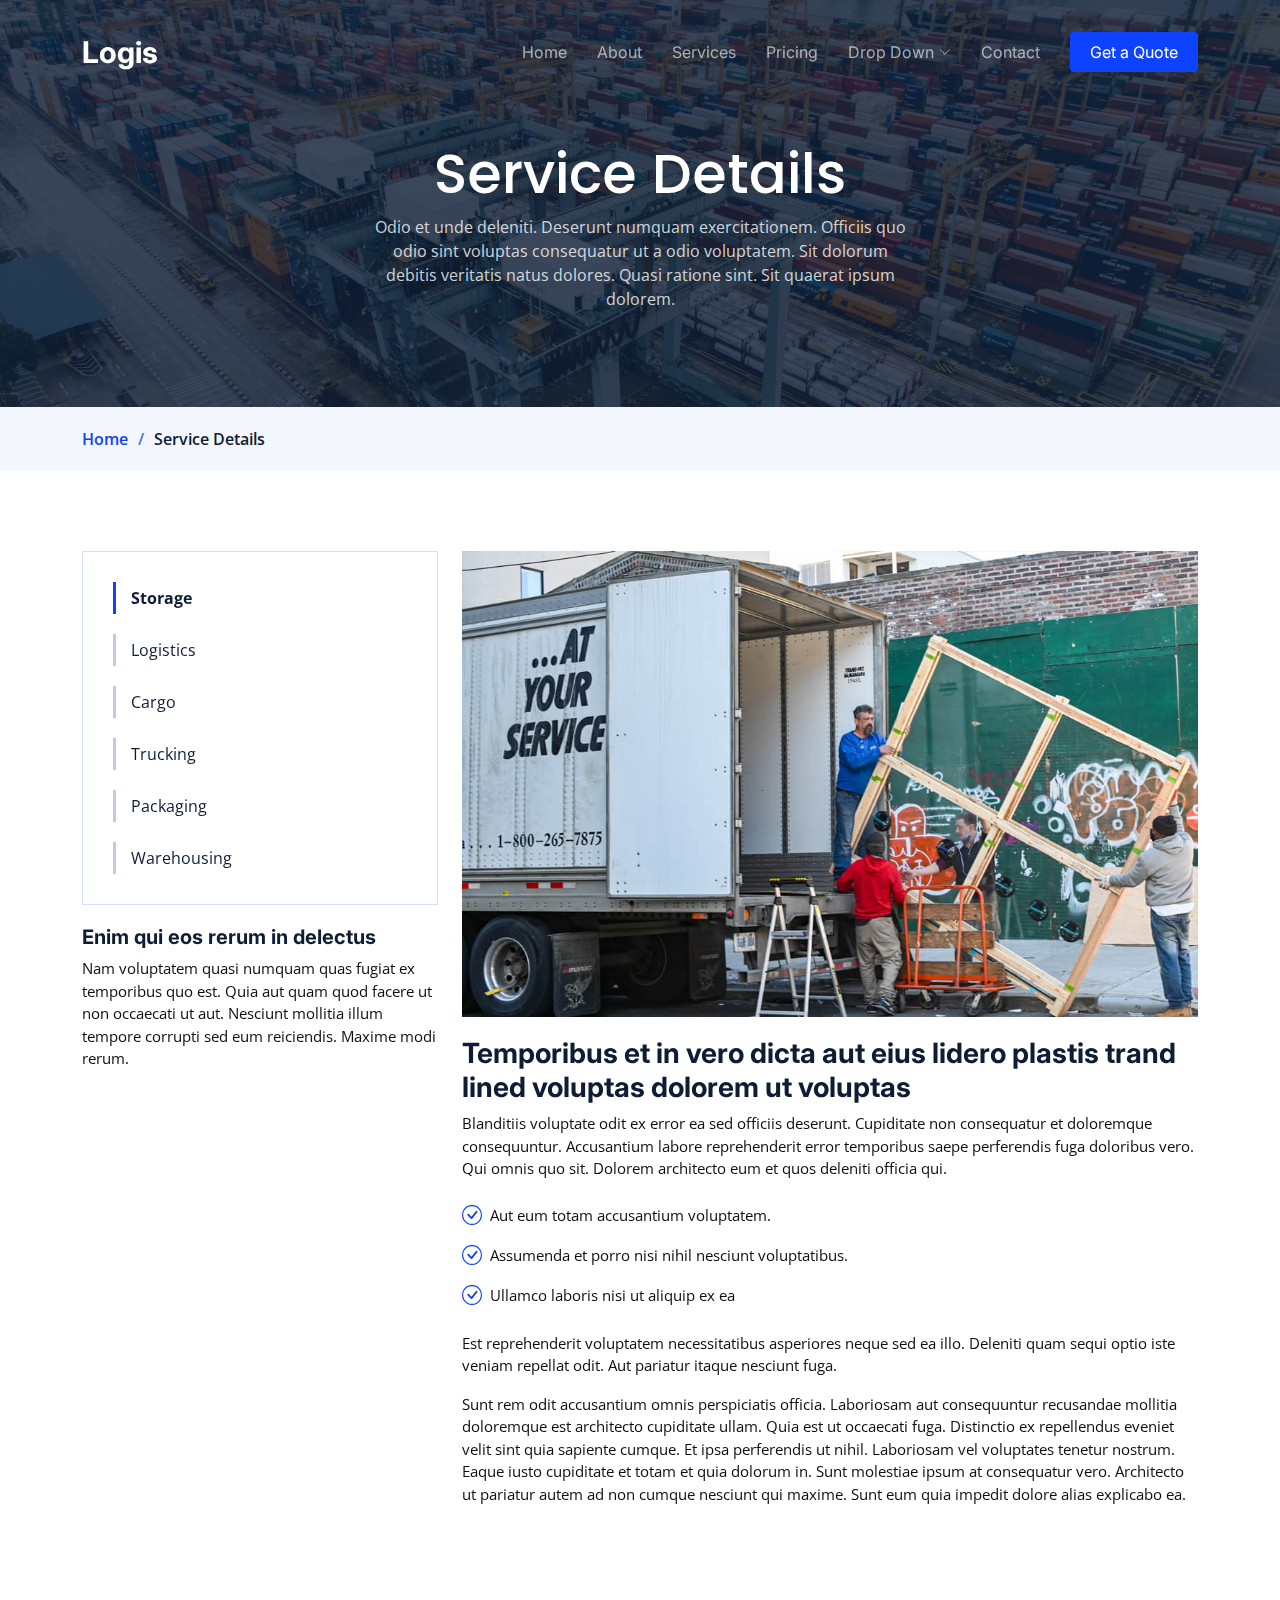
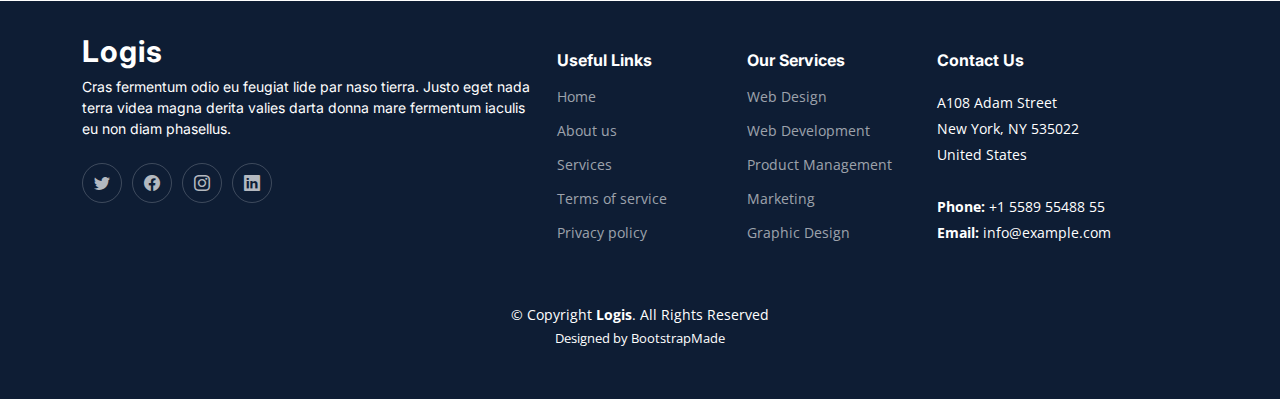
<file: Templates/Logis/service-details.html>
<!DOCTYPE html>
<html lang="en">

<head>
  <meta charset="utf-8">
  <meta content="width=device-width, initial-scale=1.0" name="viewport">

  <title>Logis Bootstrap Template - Service Details</title>
  <meta content="" name="description">
  <meta content="" name="keywords">

  <!-- Favicons -->
  <link href="assets/img/favicon.png" rel="icon">
  <link href="assets/img/apple-touch-icon.png" rel="apple-touch-icon">

  <!-- Google Fonts -->
  <link rel="preconnect" href="https://fonts.googleapis.com">
  <link rel="preconnect" href="https://fonts.gstatic.com" crossorigin>
  <link href="https://fonts.googleapis.com/css2?family=Open+Sans:ital,wght@0,300;0,400;0,500;0,600;0,700;1,300;1,400;1,600;1,700&family=Poppins:ital,wght@0,300;0,400;0,500;0,600;0,700;1,300;1,400;1,500;1,600;1,700&family=Inter:ital,wght@0,300;0,400;0,500;0,600;0,700;1,300;1,400;1,500;1,600;1,700&display=swap" rel="stylesheet">

  <!-- Vendor CSS Files -->
  <link href="assets/vendor/bootstrap/css/bootstrap.min.css" rel="stylesheet">
  <link href="assets/vendor/bootstrap-icons/bootstrap-icons.css" rel="stylesheet">
  <link href="assets/vendor/fontawesome-free/css/all.min.css" rel="stylesheet">
  <link href="assets/vendor/glightbox/css/glightbox.min.css" rel="stylesheet">
  <link href="assets/vendor/swiper/swiper-bundle.min.css" rel="stylesheet">
  <link href="assets/vendor/aos/aos.css" rel="stylesheet">

  <!-- Template Main CSS File -->
  <link href="assets/css/main.css" rel="stylesheet">

  <!-- =======================================================
  * Template Name: Logis
  * Updated: Mar 10 2023 with Bootstrap v5.2.3
  * Template URL: https://bootstrapmade.com/logis-bootstrap-logistics-website-template/
  * Author: BootstrapMade.com
  * License: https://bootstrapmade.com/license/
  ======================================================== -->
</head>

<body>

  <!-- ======= Header ======= -->
  <header id="header" class="header d-flex align-items-center fixed-top">
    <div class="container-fluid container-xl d-flex align-items-center justify-content-between">

      <a href="index.html" class="logo d-flex align-items-center">
        <!-- Uncomment the line below if you also wish to use an image logo -->
        <!-- <img src="assets/img/logo.png" alt=""> -->
        <h1>Logis</h1>
      </a>

      <i class="mobile-nav-toggle mobile-nav-show bi bi-list"></i>
      <i class="mobile-nav-toggle mobile-nav-hide d-none bi bi-x"></i>
      <nav id="navbar" class="navbar">
        <ul>
          <li><a href="index.html">Home</a></li>
          <li><a href="about.html">About</a></li>
          <li><a href="services.html">Services</a></li>
          <li><a href="pricing.html">Pricing</a></li>
          <li class="dropdown"><a href="#"><span>Drop Down</span> <i class="bi bi-chevron-down dropdown-indicator"></i></a>
            <ul>
              <li><a href="#">Drop Down 1</a></li>
              <li class="dropdown"><a href="#"><span>Deep Drop Down</span> <i class="bi bi-chevron-down dropdown-indicator"></i></a>
                <ul>
                  <li><a href="#">Deep Drop Down 1</a></li>
                  <li><a href="#">Deep Drop Down 2</a></li>
                  <li><a href="#">Deep Drop Down 3</a></li>
                  <li><a href="#">Deep Drop Down 4</a></li>
                  <li><a href="#">Deep Drop Down 5</a></li>
                </ul>
              </li>
              <li><a href="#">Drop Down 2</a></li>
              <li><a href="#">Drop Down 3</a></li>
              <li><a href="#">Drop Down 4</a></li>
            </ul>
          </li>
          <li><a href="contact.html">Contact</a></li>
          <li><a class="get-a-quote" href="get-a-quote.html">Get a Quote</a></li>
        </ul>
      </nav><!-- .navbar -->

    </div>
  </header><!-- End Header -->
  <!-- End Header -->

  <main id="main">

    <!-- ======= Breadcrumbs ======= -->
    <div class="breadcrumbs">
      <div class="page-header d-flex align-items-center" style="background-image: url('assets/img/page-header.jpg');">
        <div class="container position-relative">
          <div class="row d-flex justify-content-center">
            <div class="col-lg-6 text-center">
              <h2>Service Details</h2>
              <p>Odio et unde deleniti. Deserunt numquam exercitationem. Officiis quo odio sint voluptas consequatur ut a odio voluptatem. Sit dolorum debitis veritatis natus dolores. Quasi ratione sint. Sit quaerat ipsum dolorem.</p>
            </div>
          </div>
        </div>
      </div>
      <nav>
        <div class="container">
          <ol>
            <li><a href="index.html">Home</a></li>
            <li>Service Details</li>
          </ol>
        </div>
      </nav>
    </div><!-- End Breadcrumbs -->

    <!-- ======= Service Details Section ======= -->
    <section id="service-details" class="service-details">
      <div class="container" data-aos="fade-up">

        <div class="row gy-4">

          <div class="col-lg-4">
            <div class="services-list">
              <a href="#" class="active">Storage</a>
              <a href="#">Logistics</a>
              <a href="#">Cargo</a>
              <a href="#">Trucking</a>
              <a href="#">Packaging</a>
              <a href="#">Warehousing</a>
            </div>

            <h4>Enim qui eos rerum in delectus</h4>
            <p>Nam voluptatem quasi numquam quas fugiat ex temporibus quo est. Quia aut quam quod facere ut non occaecati ut aut. Nesciunt mollitia illum tempore corrupti sed eum reiciendis. Maxime modi rerum.</p>
          </div>

          <div class="col-lg-8">
            <img src="assets/img/service-details.jpg" alt="" class="img-fluid services-img">
            <h3>Temporibus et in vero dicta aut eius lidero plastis trand lined voluptas dolorem ut voluptas</h3>
            <p>
              Blanditiis voluptate odit ex error ea sed officiis deserunt. Cupiditate non consequatur et doloremque consequuntur. Accusantium labore reprehenderit error temporibus saepe perferendis fuga doloribus vero. Qui omnis quo sit. Dolorem architecto eum et quos deleniti officia qui.
            </p>
            <ul>
              <li><i class="bi bi-check-circle"></i> <span>Aut eum totam accusantium voluptatem.</span></li>
              <li><i class="bi bi-check-circle"></i> <span>Assumenda et porro nisi nihil nesciunt voluptatibus.</span></li>
              <li><i class="bi bi-check-circle"></i> <span>Ullamco laboris nisi ut aliquip ex ea</span></li>
            </ul>
            <p>
              Est reprehenderit voluptatem necessitatibus asperiores neque sed ea illo. Deleniti quam sequi optio iste veniam repellat odit. Aut pariatur itaque nesciunt fuga.
            </p>
            <p>
              Sunt rem odit accusantium omnis perspiciatis officia. Laboriosam aut consequuntur recusandae mollitia doloremque est architecto cupiditate ullam. Quia est ut occaecati fuga. Distinctio ex repellendus eveniet velit sint quia sapiente cumque. Et ipsa perferendis ut nihil. Laboriosam vel voluptates tenetur nostrum. Eaque iusto cupiditate et totam et quia dolorum in. Sunt molestiae ipsum at consequatur vero. Architecto ut pariatur autem ad non cumque nesciunt qui maxime. Sunt eum quia impedit dolore alias explicabo ea.
            </p>
          </div>

        </div>

      </div>
    </section><!-- End Service Details Section -->

  </main><!-- End #main -->

  <!-- ======= Footer ======= -->
  <footer id="footer" class="footer">

    <div class="container">
      <div class="row gy-4">
        <div class="col-lg-5 col-md-12 footer-info">
          <a href="index.html" class="logo d-flex align-items-center">
            <span>Logis</span>
          </a>
          <p>Cras fermentum odio eu feugiat lide par naso tierra. Justo eget nada terra videa magna derita valies darta donna mare fermentum iaculis eu non diam phasellus.</p>
          <div class="social-links d-flex mt-4">
            <a href="#" class="twitter"><i class="bi bi-twitter"></i></a>
            <a href="#" class="facebook"><i class="bi bi-facebook"></i></a>
            <a href="#" class="instagram"><i class="bi bi-instagram"></i></a>
            <a href="#" class="linkedin"><i class="bi bi-linkedin"></i></a>
          </div>
        </div>

        <div class="col-lg-2 col-6 footer-links">
          <h4>Useful Links</h4>
          <ul>
            <li><a href="#">Home</a></li>
            <li><a href="#">About us</a></li>
            <li><a href="#">Services</a></li>
            <li><a href="#">Terms of service</a></li>
            <li><a href="#">Privacy policy</a></li>
          </ul>
        </div>

        <div class="col-lg-2 col-6 footer-links">
          <h4>Our Services</h4>
          <ul>
            <li><a href="#">Web Design</a></li>
            <li><a href="#">Web Development</a></li>
            <li><a href="#">Product Management</a></li>
            <li><a href="#">Marketing</a></li>
            <li><a href="#">Graphic Design</a></li>
          </ul>
        </div>

        <div class="col-lg-3 col-md-12 footer-contact text-center text-md-start">
          <h4>Contact Us</h4>
          <p>
            A108 Adam Street <br>
            New York, NY 535022<br>
            United States <br><br>
            <strong>Phone:</strong> +1 5589 55488 55<br>
            <strong>Email:</strong> info@example.com<br>
          </p>

        </div>

      </div>
    </div>

    <div class="container mt-4">
      <div class="copyright">
        &copy; Copyright <strong><span>Logis</span></strong>. All Rights Reserved
      </div>
      <div class="credits">
        <!-- All the links in the footer should remain intact. -->
        <!-- You can delete the links only if you purchased the pro version. -->
        <!-- Licensing information: https://bootstrapmade.com/license/ -->
        <!-- Purchase the pro version with working PHP/AJAX contact form: https://bootstrapmade.com/logis-bootstrap-logistics-website-template/ -->
        Designed by <a href="https://bootstrapmade.com/">BootstrapMade</a>
      </div>
    </div>

  </footer><!-- End Footer -->
  <!-- End Footer -->

  <a href="#" class="scroll-top d-flex align-items-center justify-content-center"><i class="bi bi-arrow-up-short"></i></a>

  <div id="preloader"></div>

  <!-- Vendor JS Files -->
  <script src="assets/vendor/bootstrap/js/bootstrap.bundle.min.js"></script>
  <script src="assets/vendor/purecounter/purecounter_vanilla.js"></script>
  <script src="assets/vendor/glightbox/js/glightbox.min.js"></script>
  <script src="assets/vendor/swiper/swiper-bundle.min.js"></script>
  <script src="assets/vendor/aos/aos.js"></script>
  <script src="assets/vendor/php-email-form/validate.js"></script>

  <!-- Template Main JS File -->
  <script src="assets/js/main.js"></script>

</body>

</html>
</file>
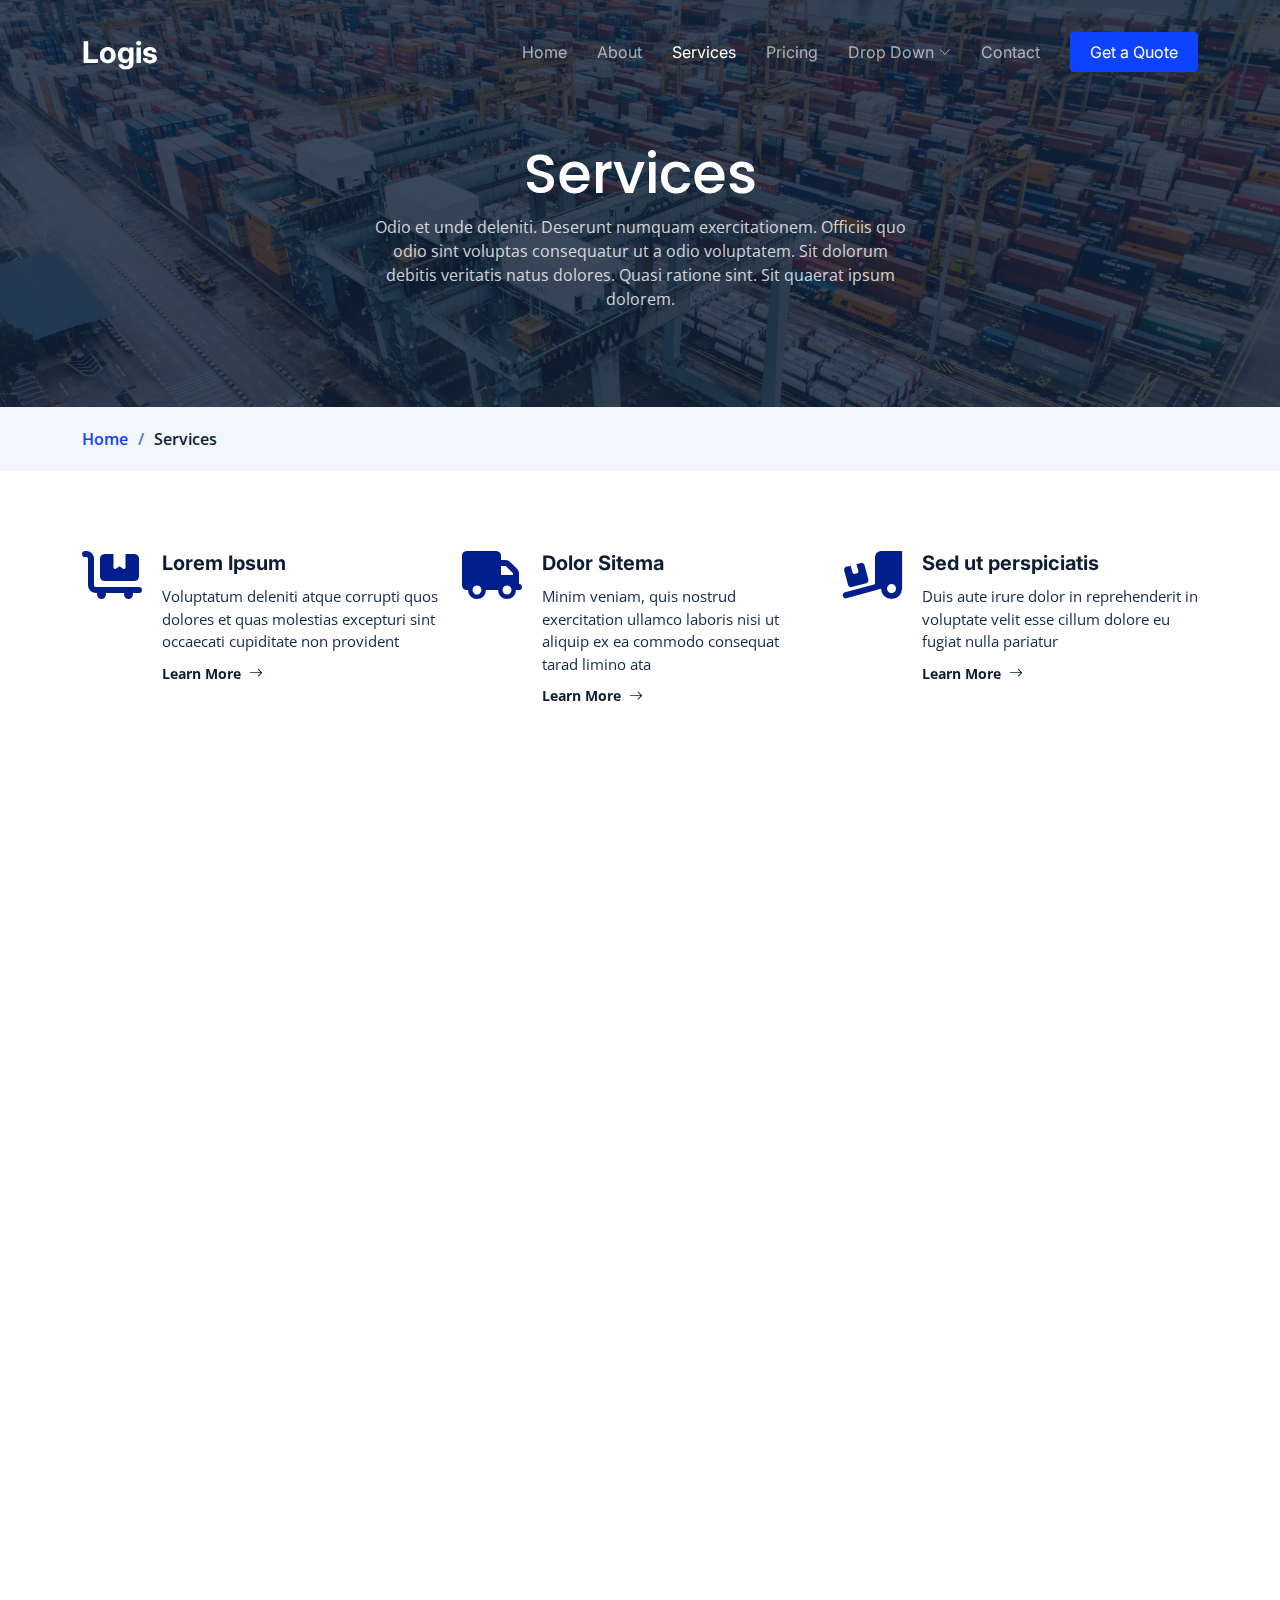
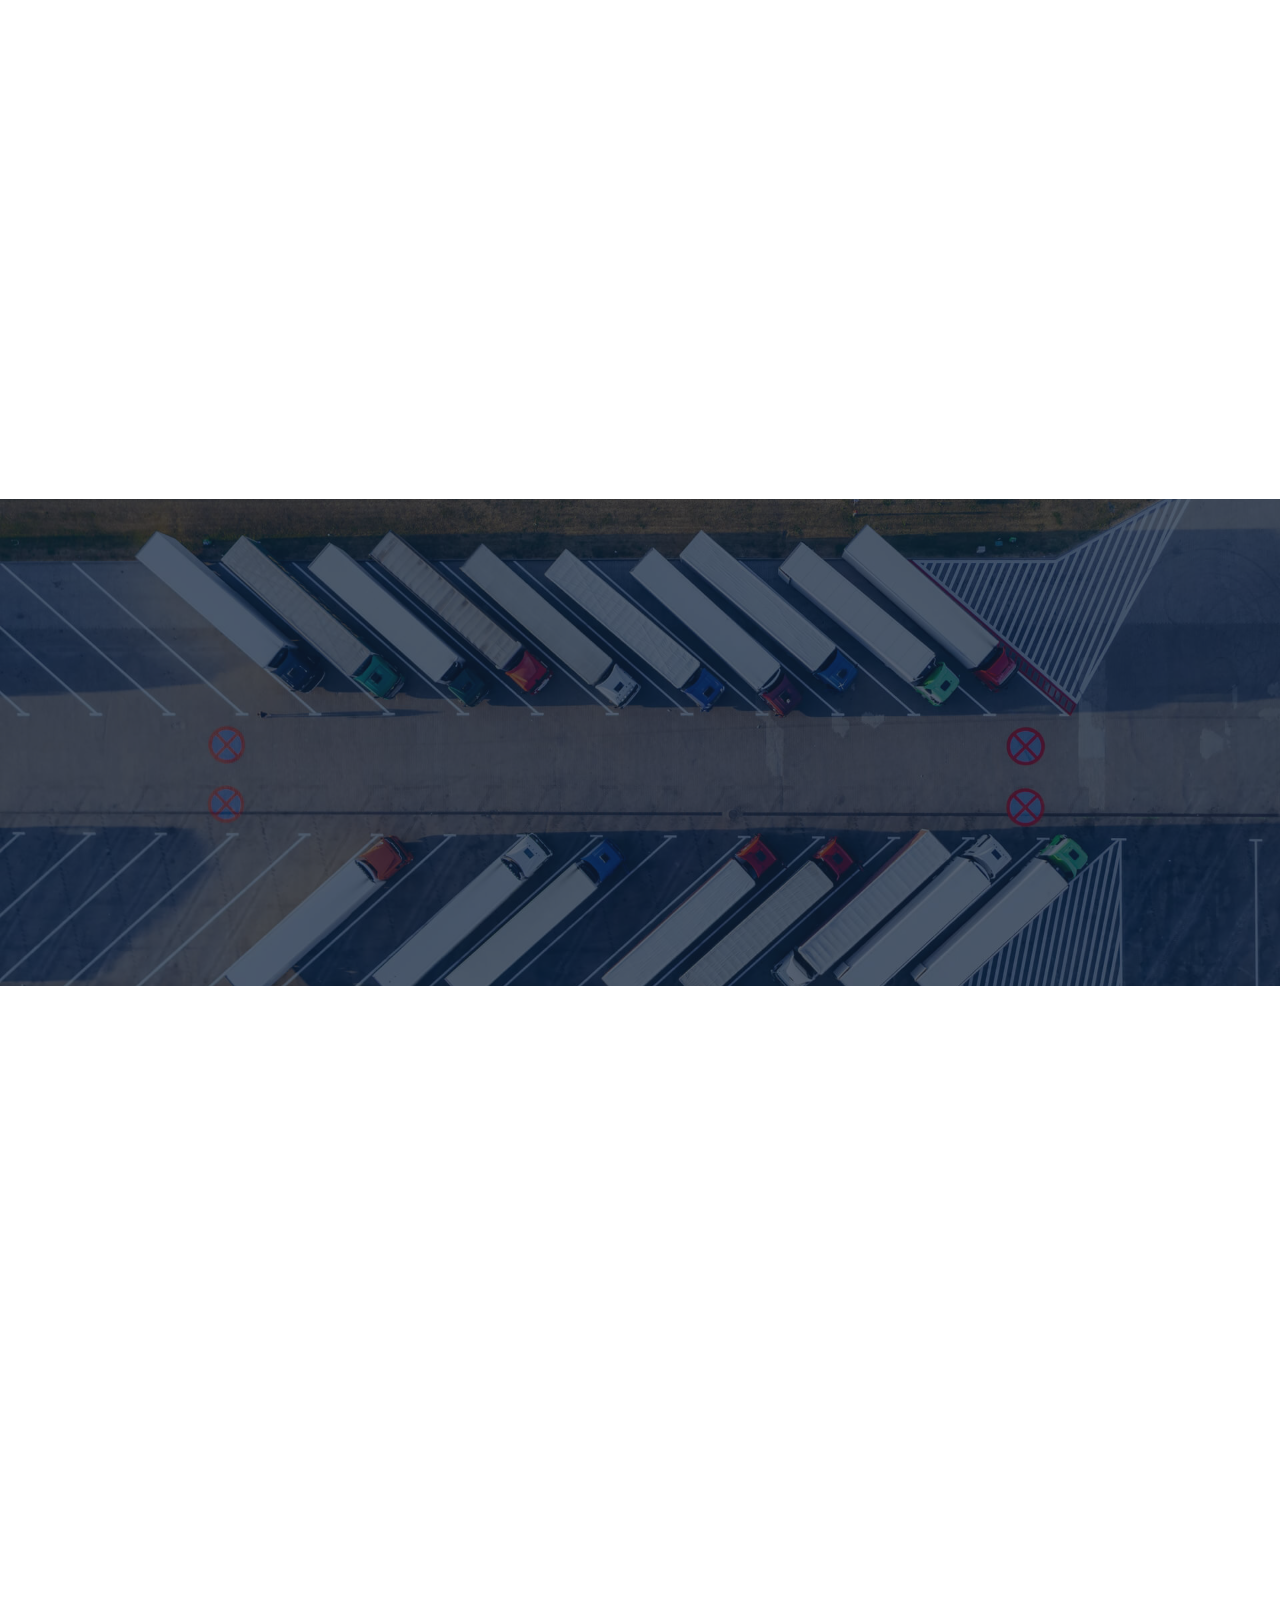
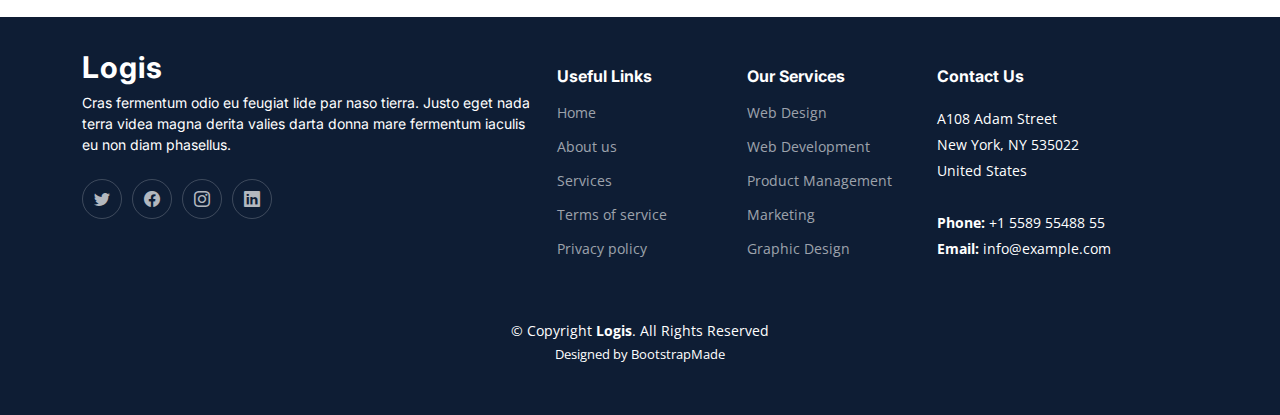
<file: Templates/Logis/services.html>
<!DOCTYPE html>
<html lang="en">

<head>
  <meta charset="utf-8">
  <meta content="width=device-width, initial-scale=1.0" name="viewport">

  <title>Logis Bootstrap Template - Services</title>
  <meta content="" name="description">
  <meta content="" name="keywords">

  <!-- Favicons -->
  <link href="assets/img/favicon.png" rel="icon">
  <link href="assets/img/apple-touch-icon.png" rel="apple-touch-icon">

  <!-- Google Fonts -->
  <link rel="preconnect" href="https://fonts.googleapis.com">
  <link rel="preconnect" href="https://fonts.gstatic.com" crossorigin>
  <link href="https://fonts.googleapis.com/css2?family=Open+Sans:ital,wght@0,300;0,400;0,500;0,600;0,700;1,300;1,400;1,600;1,700&family=Poppins:ital,wght@0,300;0,400;0,500;0,600;0,700;1,300;1,400;1,500;1,600;1,700&family=Inter:ital,wght@0,300;0,400;0,500;0,600;0,700;1,300;1,400;1,500;1,600;1,700&display=swap" rel="stylesheet">

  <!-- Vendor CSS Files -->
  <link href="assets/vendor/bootstrap/css/bootstrap.min.css" rel="stylesheet">
  <link href="assets/vendor/bootstrap-icons/bootstrap-icons.css" rel="stylesheet">
  <link href="assets/vendor/fontawesome-free/css/all.min.css" rel="stylesheet">
  <link href="assets/vendor/glightbox/css/glightbox.min.css" rel="stylesheet">
  <link href="assets/vendor/swiper/swiper-bundle.min.css" rel="stylesheet">
  <link href="assets/vendor/aos/aos.css" rel="stylesheet">

  <!-- Template Main CSS File -->
  <link href="assets/css/main.css" rel="stylesheet">

  <!-- =======================================================
  * Template Name: Logis
  * Updated: Mar 10 2023 with Bootstrap v5.2.3
  * Template URL: https://bootstrapmade.com/logis-bootstrap-logistics-website-template/
  * Author: BootstrapMade.com
  * License: https://bootstrapmade.com/license/
  ======================================================== -->
</head>

<body>

  <!-- ======= Header ======= -->
  <header id="header" class="header d-flex align-items-center fixed-top">
    <div class="container-fluid container-xl d-flex align-items-center justify-content-between">

      <a href="index.html" class="logo d-flex align-items-center">
        <!-- Uncomment the line below if you also wish to use an image logo -->
        <!-- <img src="assets/img/logo.png" alt=""> -->
        <h1>Logis</h1>
      </a>

      <i class="mobile-nav-toggle mobile-nav-show bi bi-list"></i>
      <i class="mobile-nav-toggle mobile-nav-hide d-none bi bi-x"></i>
      <nav id="navbar" class="navbar">
        <ul>
          <li><a href="index.html">Home</a></li>
          <li><a href="about.html">About</a></li>
          <li><a href="services.html" class="active">Services</a></li>
          <li><a href="pricing.html">Pricing</a></li>
          <li class="dropdown"><a href="#"><span>Drop Down</span> <i class="bi bi-chevron-down dropdown-indicator"></i></a>
            <ul>
              <li><a href="#">Drop Down 1</a></li>
              <li class="dropdown"><a href="#"><span>Deep Drop Down</span> <i class="bi bi-chevron-down dropdown-indicator"></i></a>
                <ul>
                  <li><a href="#">Deep Drop Down 1</a></li>
                  <li><a href="#">Deep Drop Down 2</a></li>
                  <li><a href="#">Deep Drop Down 3</a></li>
                  <li><a href="#">Deep Drop Down 4</a></li>
                  <li><a href="#">Deep Drop Down 5</a></li>
                </ul>
              </li>
              <li><a href="#">Drop Down 2</a></li>
              <li><a href="#">Drop Down 3</a></li>
              <li><a href="#">Drop Down 4</a></li>
            </ul>
          </li>
          <li><a href="contact.html">Contact</a></li>
          <li><a class="get-a-quote" href="get-a-quote.html">Get a Quote</a></li>
        </ul>
      </nav><!-- .navbar -->

    </div>
  </header><!-- End Header -->
  <!-- End Header -->

  <main id="main">

    <!-- ======= Breadcrumbs ======= -->
    <div class="breadcrumbs">
      <div class="page-header d-flex align-items-center" style="background-image: url('assets/img/page-header.jpg');">
        <div class="container position-relative">
          <div class="row d-flex justify-content-center">
            <div class="col-lg-6 text-center">
              <h2>Services</h2>
              <p>Odio et unde deleniti. Deserunt numquam exercitationem. Officiis quo odio sint voluptas consequatur ut a odio voluptatem. Sit dolorum debitis veritatis natus dolores. Quasi ratione sint. Sit quaerat ipsum dolorem.</p>
            </div>
          </div>
        </div>
      </div>
      <nav>
        <div class="container">
          <ol>
            <li><a href="index.html">Home</a></li>
            <li>Services</li>
          </ol>
        </div>
      </nav>
    </div><!-- End Breadcrumbs -->

    <!-- ======= Featured Services Section ======= -->
    <section id="featured-services" class="featured-services">
      <div class="container">

        <div class="row gy-4">

          <div class="col-lg-4 col-md-6 service-item d-flex" data-aos="fade-up">
            <div class="icon flex-shrink-0"><i class="fa-solid fa-cart-flatbed"></i></div>
            <div>
              <h4 class="title">Lorem Ipsum</h4>
              <p class="description">Voluptatum deleniti atque corrupti quos dolores et quas molestias excepturi sint occaecati cupiditate non provident</p>
              <a href="service-details.html" class="readmore stretched-link"><span>Learn More</span><i class="bi bi-arrow-right"></i></a>
            </div>
          </div>
          <!-- End Service Item -->

          <div class="col-lg-4 col-md-6 service-item d-flex" data-aos="fade-up" data-aos-delay="100">
            <div class="icon flex-shrink-0"><i class="fa-solid fa-truck"></i></div>
            <div>
              <h4 class="title">Dolor Sitema</h4>
              <p class="description">Minim veniam, quis nostrud exercitation ullamco laboris nisi ut aliquip ex ea commodo consequat tarad limino ata</p>
              <a href="service-details.html" class="readmore stretched-link"><span>Learn More</span><i class="bi bi-arrow-right"></i></a>
            </div>
          </div><!-- End Service Item -->

          <div class="col-lg-4 col-md-6 service-item d-flex" data-aos="fade-up" data-aos-delay="200">
            <div class="icon flex-shrink-0"><i class="fa-solid fa-truck-ramp-box"></i></div>
            <div>
              <h4 class="title">Sed ut perspiciatis</h4>
              <p class="description">Duis aute irure dolor in reprehenderit in voluptate velit esse cillum dolore eu fugiat nulla pariatur</p>
              <a href="service-details.html" class="readmore stretched-link"><span>Learn More</span><i class="bi bi-arrow-right"></i></a>
            </div>
          </div><!-- End Service Item -->

        </div>

      </div>
    </section><!-- End Featured Services Section -->

    <!-- ======= Services Section ======= -->
    <section id="service" class="services pt-0">
      <div class="container" data-aos="fade-up">

        <div class="section-header">
          <span>Our Services</span>
          <h2>Our Services</h2>

        </div>

        <div class="row gy-4">

          <div class="col-lg-4 col-md-6" data-aos="fade-up" data-aos-delay="100">
            <div class="card">
              <div class="card-img">
                <img src="assets/img/storage-service.jpg" alt="" class="img-fluid">
              </div>
              <h3><a href="service-details.html" class="stretched-link">Storage</a></h3>
              <p>Cumque eos in qui numquam. Aut aspernatur perferendis sed atque quia voluptas quisquam repellendus temporibus itaqueofficiis odit</p>
            </div>
          </div><!-- End Card Item -->

          <div class="col-lg-4 col-md-6" data-aos="fade-up" data-aos-delay="200">
            <div class="card">
              <div class="card-img">
                <img src="assets/img/logistics-service.jpg" alt="" class="img-fluid">
              </div>
              <h3><a href="service-details.html" class="stretched-link">Logistics</a></h3>
              <p>Asperiores provident dolor accusamus pariatur dolore nam id audantium ut et iure incidunt molestiae dolor ipsam ducimus occaecati nisi</p>
            </div>
          </div><!-- End Card Item -->

          <div class="col-lg-4 col-md-6" data-aos="fade-up" data-aos-delay="300">
            <div class="card">
              <div class="card-img">
                <img src="assets/img/cargo-service.jpg" alt="" class="img-fluid">
              </div>
              <h3><a href="service-details.html" class="stretched-link">Cargo</a></h3>
              <p>Dicta quam similique quia architecto eos nisi aut ratione aut ipsum reiciendis sit doloremque oluptatem aut et molestiae ut et nihil</p>
            </div>
          </div><!-- End Card Item -->

          <div class="col-lg-4 col-md-6" data-aos="fade-up" data-aos-delay="400">
            <div class="card">
              <div class="card-img">
                <img src="assets/img/trucking-service.jpg" alt="" class="img-fluid">
              </div>
              <h3><a href="service-details.html" class="stretched-link">Trucking</a></h3>
              <p>Dicta quam similique quia architecto eos nisi aut ratione aut ipsum reiciendis sit doloremque oluptatem aut et molestiae ut et nihil</p>
            </div>
          </div><!-- End Card Item -->

          <div class="col-lg-4 col-md-6" data-aos="fade-up" data-aos-delay="500">
            <div class="card">
              <div class="card-img">
                <img src="assets/img/packaging-service.jpg" alt="" class="img-fluid">
              </div>
              <h3><a href="service-details.html" class="stretched-link">Packaging</a></h3>
              <p>Illo consequuntur quisquam delectus praesentium modi dignissimos facere vel cum onsequuntur maiores beatae consequatur magni voluptates</p>
            </div>
          </div><!-- End Card Item -->

          <div class="col-lg-4 col-md-6" data-aos="fade-up" data-aos-delay="600">
            <div class="card">
              <div class="card-img">
                <img src="assets/img/warehousing-service.jpg" alt="" class="img-fluid">
              </div>
              <h3><a href="service-details.html" class="stretched-link">Warehousing</a></h3>
              <p>Quas assumenda non occaecati molestiae. In aut earum sed natus eatae in vero. Ab modi quisquam aut nostrum unde et qui est non quo nulla</p>
            </div>
          </div><!-- End Card Item -->

        </div>

      </div>
    </section><!-- End Services Section -->

    <!-- ======= Features Section ======= -->
    <section id="features" class="features">
      <div class="container">

        <div class="row gy-4 align-items-center features-item" data-aos="fade-up">

          <div class="col-md-5">
            <img src="assets/img/features-1.jpg" class="img-fluid" alt="">
          </div>
          <div class="col-md-7">
            <h3>Voluptatem dignissimos provident quasi corporis voluptates sit assumenda.</h3>
            <p class="fst-italic">
              Lorem ipsum dolor sit amet, consectetur adipiscing elit, sed do eiusmod tempor incididunt ut labore et dolore
              magna aliqua.
            </p>
            <ul>
              <li><i class="bi bi-check"></i> Ullamco laboris nisi ut aliquip ex ea commodo consequat.</li>
              <li><i class="bi bi-check"></i> Duis aute irure dolor in reprehenderit in voluptate velit.</li>
              <li><i class="bi bi-check"></i> Ullam est qui quos consequatur eos accusamus.</li>
            </ul>
          </div>
        </div><!-- Features Item -->

        <div class="row gy-4 align-items-center features-item" data-aos="fade-up">
          <div class="col-md-5 order-1 order-md-2">
            <img src="assets/img/features-2.jpg" class="img-fluid" alt="">
          </div>
          <div class="col-md-7 order-2 order-md-1">
            <h3>Corporis temporibus maiores provident</h3>
            <p class="fst-italic">
              Lorem ipsum dolor sit amet, consectetur adipiscing elit, sed do eiusmod tempor incididunt ut labore et dolore
              magna aliqua.
            </p>
            <p>
              Ullamco laboris nisi ut aliquip ex ea commodo consequat. Duis aute irure dolor in reprehenderit in voluptate
              velit esse cillum dolore eu fugiat nulla pariatur. Excepteur sint occaecat cupidatat non proident, sunt in
              culpa qui officia deserunt mollit anim id est laborum
            </p>
          </div>
        </div><!-- Features Item -->

        <div class="row gy-4 align-items-center features-item" data-aos="fade-up">
          <div class="col-md-5">
            <img src="assets/img/features-3.jpg" class="img-fluid" alt="">
          </div>
          <div class="col-md-7">
            <h3>Sunt consequatur ad ut est nulla consectetur reiciendis animi voluptas</h3>
            <p>Cupiditate placeat cupiditate placeat est ipsam culpa. Delectus quia minima quod. Sunt saepe odit aut quia voluptatem hic voluptas dolor doloremque.</p>
            <ul>
              <li><i class="bi bi-check"></i> Ullamco laboris nisi ut aliquip ex ea commodo consequat.</li>
              <li><i class="bi bi-check"></i> Duis aute irure dolor in reprehenderit in voluptate velit.</li>
              <li><i class="bi bi-check"></i> Facilis ut et voluptatem aperiam. Autem soluta ad fugiat.</li>
            </ul>
          </div>
        </div><!-- Features Item -->

        <div class="row gy-4 align-items-center features-item" data-aos="fade-up">
          <div class="col-md-5 order-1 order-md-2">
            <img src="assets/img/features-4.jpg" class="img-fluid" alt="">
          </div>
          <div class="col-md-7 order-2 order-md-1">
            <h3>Quas et necessitatibus eaque impedit ipsum animi consequatur incidunt in</h3>
            <p class="fst-italic">
              Lorem ipsum dolor sit amet, consectetur adipiscing elit, sed do eiusmod tempor incididunt ut labore et dolore
              magna aliqua.
            </p>
            <p>
              Ullamco laboris nisi ut aliquip ex ea commodo consequat. Duis aute irure dolor in reprehenderit in voluptate
              velit esse cillum dolore eu fugiat nulla pariatur. Excepteur sint occaecat cupidatat non proident, sunt in
              culpa qui officia deserunt mollit anim id est laborum
            </p>
          </div>
        </div><!-- Features Item -->

      </div>
    </section><!-- End Features Section -->

    <!-- ======= Testimonials Section ======= -->
    <section id="testimonials" class="testimonials">
      <div class="container">

        <div class="slides-1 swiper" data-aos="fade-up">
          <div class="swiper-wrapper">

            <div class="swiper-slide">
              <div class="testimonial-item">
                <img src="assets/img/testimonials/testimonials-1.jpg" class="testimonial-img" alt="">
                <h3>Saul Goodman</h3>
                <h4>Ceo &amp; Founder</h4>
                <div class="stars">
                  <i class="bi bi-star-fill"></i><i class="bi bi-star-fill"></i><i class="bi bi-star-fill"></i><i class="bi bi-star-fill"></i><i class="bi bi-star-fill"></i>
                </div>
                <p>
                  <i class="bi bi-quote quote-icon-left"></i>
                  Proin iaculis purus consequat sem cure digni ssim donec porttitora entum suscipit rhoncus. Accusantium quam, ultricies eget id, aliquam eget nibh et. Maecen aliquam, risus at semper.
                  <i class="bi bi-quote quote-icon-right"></i>
                </p>
              </div>
            </div><!-- End testimonial item -->

            <div class="swiper-slide">
              <div class="testimonial-item">
                <img src="assets/img/testimonials/testimonials-2.jpg" class="testimonial-img" alt="">
                <h3>Sara Wilsson</h3>
                <h4>Designer</h4>
                <div class="stars">
                  <i class="bi bi-star-fill"></i><i class="bi bi-star-fill"></i><i class="bi bi-star-fill"></i><i class="bi bi-star-fill"></i><i class="bi bi-star-fill"></i>
                </div>
                <p>
                  <i class="bi bi-quote quote-icon-left"></i>
                  Export tempor illum tamen malis malis eram quae irure esse labore quem cillum quid cillum eram malis quorum velit fore eram velit sunt aliqua noster fugiat irure amet legam anim culpa.
                  <i class="bi bi-quote quote-icon-right"></i>
                </p>
              </div>
            </div><!-- End testimonial item -->

            <div class="swiper-slide">
              <div class="testimonial-item">
                <img src="assets/img/testimonials/testimonials-3.jpg" class="testimonial-img" alt="">
                <h3>Jena Karlis</h3>
                <h4>Store Owner</h4>
                <div class="stars">
                  <i class="bi bi-star-fill"></i><i class="bi bi-star-fill"></i><i class="bi bi-star-fill"></i><i class="bi bi-star-fill"></i><i class="bi bi-star-fill"></i>
                </div>
                <p>
                  <i class="bi bi-quote quote-icon-left"></i>
                  Enim nisi quem export duis labore cillum quae magna enim sint quorum nulla quem veniam duis minim tempor labore quem eram duis noster aute amet eram fore quis sint minim.
                  <i class="bi bi-quote quote-icon-right"></i>
                </p>
              </div>
            </div><!-- End testimonial item -->

            <div class="swiper-slide">
              <div class="testimonial-item">
                <img src="assets/img/testimonials/testimonials-4.jpg" class="testimonial-img" alt="">
                <h3>Matt Brandon</h3>
                <h4>Freelancer</h4>
                <div class="stars">
                  <i class="bi bi-star-fill"></i><i class="bi bi-star-fill"></i><i class="bi bi-star-fill"></i><i class="bi bi-star-fill"></i><i class="bi bi-star-fill"></i>
                </div>
                <p>
                  <i class="bi bi-quote quote-icon-left"></i>
                  Fugiat enim eram quae cillum dolore dolor amet nulla culpa multos export minim fugiat minim velit minim dolor enim duis veniam ipsum anim magna sunt elit fore quem dolore labore illum veniam.
                  <i class="bi bi-quote quote-icon-right"></i>
                </p>
              </div>
            </div><!-- End testimonial item -->

            <div class="swiper-slide">
              <div class="testimonial-item">
                <img src="assets/img/testimonials/testimonials-5.jpg" class="testimonial-img" alt="">
                <h3>John Larson</h3>
                <h4>Entrepreneur</h4>
                <div class="stars">
                  <i class="bi bi-star-fill"></i><i class="bi bi-star-fill"></i><i class="bi bi-star-fill"></i><i class="bi bi-star-fill"></i><i class="bi bi-star-fill"></i>
                </div>
                <p>
                  <i class="bi bi-quote quote-icon-left"></i>
                  Quis quorum aliqua sint quem legam fore sunt eram irure aliqua veniam tempor noster veniam enim culpa labore duis sunt culpa nulla illum cillum fugiat legam esse veniam culpa fore nisi cillum quid.
                  <i class="bi bi-quote quote-icon-right"></i>
                </p>
              </div>
            </div><!-- End testimonial item -->

          </div>
          <div class="swiper-pagination"></div>
        </div>

      </div>
    </section><!-- End Testimonials Section -->

    <!-- ======= Frequently Asked Questions Section ======= -->
    <section id="faq" class="faq">
      <div class="container" data-aos="fade-up">

        <div class="section-header">
          <span>Frequently Asked Questions</span>
          <h2>Frequently Asked Questions</h2>

        </div>

        <div class="row justify-content-center" data-aos="fade-up" data-aos-delay="200">
          <div class="col-lg-10">

            <div class="accordion accordion-flush" id="faqlist">

              <div class="accordion-item">
                <h3 class="accordion-header">
                  <button class="accordion-button collapsed" type="button" data-bs-toggle="collapse" data-bs-target="#faq-content-1">
                    <i class="bi bi-question-circle question-icon"></i>
                    Non consectetur a erat nam at lectus urna duis?
                  </button>
                </h3>
                <div id="faq-content-1" class="accordion-collapse collapse" data-bs-parent="#faqlist">
                  <div class="accordion-body">
                    Feugiat pretium nibh ipsum consequat. Tempus iaculis urna id volutpat lacus laoreet non curabitur gravida. Venenatis lectus magna fringilla urna porttitor rhoncus dolor purus non.
                  </div>
                </div>
              </div><!-- # Faq item-->

              <div class="accordion-item">
                <h3 class="accordion-header">
                  <button class="accordion-button collapsed" type="button" data-bs-toggle="collapse" data-bs-target="#faq-content-2">
                    <i class="bi bi-question-circle question-icon"></i>
                    Feugiat scelerisque varius morbi enim nunc faucibus a pellentesque?
                  </button>
                </h3>
                <div id="faq-content-2" class="accordion-collapse collapse" data-bs-parent="#faqlist">
                  <div class="accordion-body">
                    Dolor sit amet consectetur adipiscing elit pellentesque habitant morbi. Id interdum velit laoreet id donec ultrices. Fringilla phasellus faucibus scelerisque eleifend donec pretium. Est pellentesque elit ullamcorper dignissim. Mauris ultrices eros in cursus turpis massa tincidunt dui.
                  </div>
                </div>
              </div><!-- # Faq item-->

              <div class="accordion-item">
                <h3 class="accordion-header">
                  <button class="accordion-button collapsed" type="button" data-bs-toggle="collapse" data-bs-target="#faq-content-3">
                    <i class="bi bi-question-circle question-icon"></i>
                    Dolor sit amet consectetur adipiscing elit pellentesque habitant morbi?
                  </button>
                </h3>
                <div id="faq-content-3" class="accordion-collapse collapse" data-bs-parent="#faqlist">
                  <div class="accordion-body">
                    Eleifend mi in nulla posuere sollicitudin aliquam ultrices sagittis orci. Faucibus pulvinar elementum integer enim. Sem nulla pharetra diam sit amet nisl suscipit. Rutrum tellus pellentesque eu tincidunt. Lectus urna duis convallis convallis tellus. Urna molestie at elementum eu facilisis sed odio morbi quis
                  </div>
                </div>
              </div><!-- # Faq item-->

              <div class="accordion-item">
                <h3 class="accordion-header">
                  <button class="accordion-button collapsed" type="button" data-bs-toggle="collapse" data-bs-target="#faq-content-4">
                    <i class="bi bi-question-circle question-icon"></i>
                    Ac odio tempor orci dapibus. Aliquam eleifend mi in nulla?
                  </button>
                </h3>
                <div id="faq-content-4" class="accordion-collapse collapse" data-bs-parent="#faqlist">
                  <div class="accordion-body">
                    <i class="bi bi-question-circle question-icon"></i>
                    Dolor sit amet consectetur adipiscing elit pellentesque habitant morbi. Id interdum velit laoreet id donec ultrices. Fringilla phasellus faucibus scelerisque eleifend donec pretium. Est pellentesque elit ullamcorper dignissim. Mauris ultrices eros in cursus turpis massa tincidunt dui.
                  </div>
                </div>
              </div><!-- # Faq item-->

              <div class="accordion-item">
                <h3 class="accordion-header">
                  <button class="accordion-button collapsed" type="button" data-bs-toggle="collapse" data-bs-target="#faq-content-5">
                    <i class="bi bi-question-circle question-icon"></i>
                    Tempus quam pellentesque nec nam aliquam sem et tortor consequat?
                  </button>
                </h3>
                <div id="faq-content-5" class="accordion-collapse collapse" data-bs-parent="#faqlist">
                  <div class="accordion-body">
                    Molestie a iaculis at erat pellentesque adipiscing commodo. Dignissim suspendisse in est ante in. Nunc vel risus commodo viverra maecenas accumsan. Sit amet nisl suscipit adipiscing bibendum est. Purus gravida quis blandit turpis cursus in
                  </div>
                </div>
              </div><!-- # Faq item-->

            </div>

          </div>
        </div>

      </div>
    </section><!-- End Frequently Asked Questions Section -->

  </main><!-- End #main -->

  <!-- ======= Footer ======= -->
  <footer id="footer" class="footer">

    <div class="container">
      <div class="row gy-4">
        <div class="col-lg-5 col-md-12 footer-info">
          <a href="index.html" class="logo d-flex align-items-center">
            <span>Logis</span>
          </a>
          <p>Cras fermentum odio eu feugiat lide par naso tierra. Justo eget nada terra videa magna derita valies darta donna mare fermentum iaculis eu non diam phasellus.</p>
          <div class="social-links d-flex mt-4">
            <a href="#" class="twitter"><i class="bi bi-twitter"></i></a>
            <a href="#" class="facebook"><i class="bi bi-facebook"></i></a>
            <a href="#" class="instagram"><i class="bi bi-instagram"></i></a>
            <a href="#" class="linkedin"><i class="bi bi-linkedin"></i></a>
          </div>
        </div>

        <div class="col-lg-2 col-6 footer-links">
          <h4>Useful Links</h4>
          <ul>
            <li><a href="#">Home</a></li>
            <li><a href="#">About us</a></li>
            <li><a href="#">Services</a></li>
            <li><a href="#">Terms of service</a></li>
            <li><a href="#">Privacy policy</a></li>
          </ul>
        </div>

        <div class="col-lg-2 col-6 footer-links">
          <h4>Our Services</h4>
          <ul>
            <li><a href="#">Web Design</a></li>
            <li><a href="#">Web Development</a></li>
            <li><a href="#">Product Management</a></li>
            <li><a href="#">Marketing</a></li>
            <li><a href="#">Graphic Design</a></li>
          </ul>
        </div>

        <div class="col-lg-3 col-md-12 footer-contact text-center text-md-start">
          <h4>Contact Us</h4>
          <p>
            A108 Adam Street <br>
            New York, NY 535022<br>
            United States <br><br>
            <strong>Phone:</strong> +1 5589 55488 55<br>
            <strong>Email:</strong> info@example.com<br>
          </p>

        </div>

      </div>
    </div>

    <div class="container mt-4">
      <div class="copyright">
        &copy; Copyright <strong><span>Logis</span></strong>. All Rights Reserved
      </div>
      <div class="credits">
        <!-- All the links in the footer should remain intact. -->
        <!-- You can delete the links only if you purchased the pro version. -->
        <!-- Licensing information: https://bootstrapmade.com/license/ -->
        <!-- Purchase the pro version with working PHP/AJAX contact form: https://bootstrapmade.com/logis-bootstrap-logistics-website-template/ -->
        Designed by <a href="https://bootstrapmade.com/">BootstrapMade</a>
      </div>
    </div>

  </footer><!-- End Footer -->
  <!-- End Footer -->

  <a href="#" class="scroll-top d-flex align-items-center justify-content-center"><i class="bi bi-arrow-up-short"></i></a>

  <div id="preloader"></div>

  <!-- Vendor JS Files -->
  <script src="assets/vendor/bootstrap/js/bootstrap.bundle.min.js"></script>
  <script src="assets/vendor/purecounter/purecounter_vanilla.js"></script>
  <script src="assets/vendor/glightbox/js/glightbox.min.js"></script>
  <script src="assets/vendor/swiper/swiper-bundle.min.js"></script>
  <script src="assets/vendor/aos/aos.js"></script>
  <script src="assets/vendor/php-email-form/validate.js"></script>

  <!-- Template Main JS File -->
  <script src="assets/js/main.js"></script>

</body>

</html>
</file>
<file: assets/css/style.css>
/**
* Template Name: WeBuild
* Updated: Mar 09 2023 with Bootstrap v5.2.3
* Template URL: https://bootstrapmade.com/free-bootstrap-coming-soon-template-countdwon/
* Author: BootstrapMade.com
* License: https://bootstrapmade.com/license/
*/

/*--------------------------------------------------------------
# General
--------------------------------------------------------------*/
body {
  font-family: "Open Sans", sans-serif;
  color: #444;
}

a {
  text-decoration: none;
  color: #4f92af;
}

a:hover {
  color: #5eb8df;
  text-decoration: none;
}

h1,
h2,
h3,
h4,
h5,
h6,
.font-primary {
  font-family: "Raleway", sans-serif;
}

/*--------------------------------------------------------------
# Header
--------------------------------------------------------------*/
#header {
  height: 80px;
  padding: 20px 0;
  position: relative;
  z-index: 10;
}

#header .logo h1 {
  font-size: 36px;
  margin: 0;
  padding: 0;
  line-height: 1;
  font-weight: 300;
  letter-spacing: 3px;
}

#header .logo h1 a,
#header .logo h1 a:hover {
  color: #fff;
  text-decoration: none;
}

#header .logo img {
  padding: 0;
  margin: 0;
  max-height: 40px;
}

#header .contact-link a {
  color: #fff;
  padding-right: 10px;
  font-size: 12px;
  letter-spacing: 1px;
  text-transform: uppercase;
}

#header .contact-link a:hover {
  text-decoration: underline;
}

@media (max-width: 768px) {
  #header .logo h1 {
    font-size: 28px;
    padding: 8px 0;
  }
}

/*--------------------------------------------------------------
# Hero Section
--------------------------------------------------------------*/
#hero {
  width: 100%;
  height: 100vh;
  background: url("../img/hero-bg.jpg") top center;
  background-size: cover;
  position: relative;
  margin-top: -80px;
  z-index: 9;
  /* countdown */
}

#hero .hero-container {
  position: absolute;
  bottom: 0;
  top: 0;
  left: 0;
  right: 0;
  display: flex;
  justify-content: center;
  align-items: center;
  flex-direction: column;
  text-align: center;
  padding: 0 15px;
}

#hero h1 {
  margin: 0 0 10px 0;
  font-size: 48px;
  font-weight: 700;
  line-height: 56px;
  text-transform: uppercase;
  color: #fff;
}

#hero h2 {
  color: #eee;
  margin-bottom: 30px;
  font-size: 24px;
}

#hero .countdown {
  font-size: 48px;
  font-weight: 300;
  color: #fff;
  line-height: 56px;
  margin: 30px 0 60px 0;
}

#hero .php-email-form .error-message {
  display: none;
  color: #fff;
  background: #ed3c0d;
  text-align: center;
  padding: 15px;
  font-weight: 600;
}

#hero .php-email-form .sent-message {
  display: none;
  color: #fff;
  background: #18d26e;
  text-align: center;
  padding: 15px;
  font-weight: 600;
}

#hero .php-email-form .loading {
  display: none;
  background: #fff;
  text-align: center;
  padding: 15px;
}

#hero .php-email-form .loading:before {
  content: "";
  display: inline-block;
  border-radius: 50%;
  width: 24px;
  height: 24px;
  margin: 0 10px -6px 0;
  border: 3px solid #18d26e;
  border-top-color: #eee;
  animation: animate-loading-notify 1s linear infinite;
}

@keyframes animate-loading-notify {
  0% {
    transform: rotate(0deg);
  }

  100% {
    transform: rotate(360deg);
  }
}

#hero .php-email-form input {
  border-radius: 3px;
  box-shadow: none;
  font-size: 14px;
  border: 0;
  padding: 0px 15px 2px 15px;
  width: 250px;
  height: 40px;
  margin: 0 8px;
}

#hero .php-email-form button[type=submit] {
  font-family: "Raleway", sans-serif;
  font-weight: 500;
  font-size: 16px;
  letter-spacing: 1px;
  display: inline-block;
  padding: 7px 30px;
  border-radius: 3px;
  transition: 0.5s;
  margin: 10px;
  border: 2px solid #4f92af;
  color: #fff;
  background: #4f92af;
}

#hero .php-email-form button[type=submit]:hover {
  background: transparent;
  color: #fff;
  border: 2px solid #fff;
}

@media (min-width: 1024px) {
  #hero {
    background-attachment: fixed;
  }
}

@media (max-width: 768px) {
  #hero h1 {
    font-size: 28px;
    line-height: 36px;
  }

  #hero h2 {
    font-size: 18px;
    line-height: 24px;
    margin-bottom: 30px;
  }

  #hero .php-email-form input {
    margin: 0 auto;
  }
}

@media (max-width: 575px) {
  #hero .countdown {
    font-size: 32px;
    line-height: 38px;
  }
}

/*--------------------------------------------------------------
# Sections General
--------------------------------------------------------------*/
section {
  padding: 60px 0;
}

.section-bg {
  background-color: #f7fafc;
}

.section-title {
  text-align: center;
  padding-bottom: 30px;
}

.section-title h2 {
  font-size: 32px;
  font-weight: 300;
  margin-bottom: 20px;
  padding-bottom: 0;
}

.section-title p {
  margin-bottom: 0;
}

/*--------------------------------------------------------------
# Contact Us
--------------------------------------------------------------*/
.contact .contact-info {
  margin-bottom: 20px;
  text-align: center;
}

.contact .contact-info i {
  font-size: 48px;
  display: inline-block;
  margin-bottom: 10px;
  color: #4f92af;
}

.contact .contact-info address,
.contact .contact-info p {
  margin-bottom: 0;
  color: #444;
}

.contact .contact-info h3 {
  font-size: 18px;
  margin-bottom: 15px;
  font-weight: 300;
  color: #999;
}

.contact .contact-info a {
  color: #000;
}

.contact .contact-info a:hover {
  color: #4f92af;
}

.contact .contact-address,
.contact .contact-phone,
.contact .contact-email {
  margin-bottom: 20px;
}

.contact .php-email-form .error-message {
  display: none;
  color: #fff;
  background: #ed3c0d;
  text-align: left;
  padding: 15px;
  font-weight: 600;
}

.contact .php-email-form .error-message br+br {
  margin-top: 25px;
}

.contact .php-email-form .sent-message {
  display: none;
  color: #fff;
  background: #18d26e;
  text-align: center;
  padding: 15px;
  font-weight: 600;
}

.contact .php-email-form .loading {
  display: none;
  background: #fff;
  text-align: center;
  padding: 15px;
}

.contact .php-email-form .loading:before {
  content: "";
  display: inline-block;
  border-radius: 50%;
  width: 24px;
  height: 24px;
  margin: 0 10px -6px 0;
  border: 3px solid #18d26e;
  border-top-color: #eee;
  animation: animate-loading 1s linear infinite;
}

.contact .php-email-form input,
.contact .php-email-form textarea {
  border-radius: 0;
  box-shadow: none;
  font-size: 14px;
}

.contact .php-email-form input:focus,
.contact .php-email-form textarea:focus {
  border-color: #4f92af;
}

.contact .php-email-form button[type=submit] {
  background: #4f92af;
  border: 0;
  padding: 10px 24px;
  color: #fff;
  transition: 0.4s;
}

.contact .php-email-form button[type=submit]:hover {
  background: #72a8bf;
}

@keyframes animate-loading {
  0% {
    transform: rotate(0deg);
  }

  100% {
    transform: rotate(360deg);
  }
}

@media (min-width: 768px) {
  .contact .contact-phone {
    border-left: 1px solid #ddd;
    border-right: 1px solid #ddd;
  }

  .contact .contact-address,
  .contact .contact-phone,
  .contact .contact-email {
    padding: 20px 0;
  }
}

/*--------------------------------------------------------------
# Footer
--------------------------------------------------------------*/
#footer {
  background: #0d182d;
  padding: 30px 0;
  color: #fff;
  font-size: 14px;
}

#footer .copyright {
  text-align: center;
}

#footer .credits {
  padding-top: 10px;
  text-align: center;
  font-size: 13px;
  color: #fff;
}

#footer .credits a {
  color: #72a8bf;
}
.text-animation{
  border-right: 2px solid black;
  white-space: nowrap;
  animation: typing 13s steps(50);
  overflow: hidden;
  font-family: sans-serif;
  font-size: 24px;
  font-weight: bold;
}
@keyframes typing{
  from{
      width: 0%;
  }
  to{
      width: 57%;
  }
}
</file>
<file: Templates/Logis/assets/css/main.css>
/**
* Template Name: Logis
* Updated: Mar 10 2023 with Bootstrap v5.2.3
* Template URL: https://bootstrapmade.com/logis-bootstrap-logistics-website-template/
* Author: BootstrapMade.com
* License: https://bootstrapmade.com/license/
*/

/*--------------------------------------------------------------
# Set main reusable colors and fonts using CSS variables
# Learn more about CSS variables at https://developer.mozilla.org/en-US/docs/Web/CSS/Using_CSS_custom_properties
--------------------------------------------------------------*/
/* Fonts */
:root {
  --font-default: "Open Sans", system-ui, -apple-system, "Segoe UI", Roboto, "Helvetica Neue", Arial, "Noto Sans", "Liberation Sans", sans-serif, "Apple Color Emoji", "Segoe UI Emoji", "Segoe UI Symbol", "Noto Color Emoji";
  --font-primary: "Inter", sans-serif;
  --font-secondary: "Poppins", sans-serif;
}

/* Colors */
:root {
  --color-default: #0a0d13;
  --color-primary: #0d42ff;
  --color-secondary: #0e1d34;
}

/* Smooth scroll behavior */
:root {
  scroll-behavior: smooth;
}

/*--------------------------------------------------------------
# General
--------------------------------------------------------------*/
body {
  font-family: var(--font-default);
  color: var(--color-default);
}

a {
  color: var(--color-primary);
  text-decoration: none;
}

a:hover {
  color: #406aff;
  text-decoration: none;
}

h1,
h2,
h3,
h4,
h5,
h6 {
  font-family: var(--font-primary);
}

/*--------------------------------------------------------------
# Sections & Section Header
--------------------------------------------------------------*/
section {
  padding: 80px 0;
  overflow: hidden;
}

.section-header {
  text-align: center;
  padding: 30px 0;
  position: relative;
}

.section-header h2 {
  font-size: 32px;
  font-weight: 700;
  text-transform: uppercase;
  margin-bottom: 20px;
  padding-bottom: 0;
  color: #001973;
  position: relative;
  z-index: 2;
  margin-bottom: 20px;
  padding-bottom: 20px;
  position: relative;
}

.section-header h2:after {
  content: "";
  position: absolute;
  display: block;
  width: 50px;
  height: 3px;
  background: var(--color-primary);
  left: 0;
  right: 0;
  bottom: 0;
  margin: auto;
}

.section-header span {
  position: absolute;
  top: 46px;
  color: rgba(14, 29, 52, 0.06);
  left: 0;
  right: 0;
  z-index: 1;
  font-weight: 700;
  font-size: 56px;
  text-transform: uppercase;
  line-height: 0;
}

.section-header p {
  margin-bottom: 0;
  position: relative;
  z-index: 2;
}

@media (max-width: 640px) {
  .section-header h2 {
    font-size: 28px;
    margin-bottom: 15px;
  }

  .section-header span {
    font-size: 38px;
  }
}

/*--------------------------------------------------------------
# Breadcrumbs
--------------------------------------------------------------*/
.breadcrumbs .page-header {
  padding: 140px 0 80px 0;
  position: relative;
  background-size: cover;
  background-position: center;
  background-repeat: no-repeat;
}

.breadcrumbs .page-header:before {
  content: "";
  background-color: rgba(14, 29, 52, 0.8);
  position: absolute;
  inset: 0;
}

.breadcrumbs .page-header h2 {
  font-size: 56px;
  font-weight: 500;
  color: #fff;
  font-family: var(--font-secondary);
}

.breadcrumbs .page-header p {
  color: rgba(255, 255, 255, 0.8);
}

.breadcrumbs nav {
  background-color: #f3f6fc;
  padding: 20px 0;
}

.breadcrumbs nav ol {
  display: flex;
  flex-wrap: wrap;
  list-style: none;
  margin: 0;
  padding: 0;
  font-size: 16px;
  font-weight: 600;
  color: var(--color-secondary);
}

.breadcrumbs nav ol a {
  color: var(--color-primary);
  transition: 0.3s;
}

.breadcrumbs nav ol a:hover {
  text-decoration: underline;
}

.breadcrumbs nav ol li+li {
  padding-left: 10px;
}

.breadcrumbs nav ol li+li::before {
  display: inline-block;
  padding-right: 10px;
  color: #4278cc;
  content: "/";
}

/*--------------------------------------------------------------
# Scroll top button
--------------------------------------------------------------*/
.scroll-top {
  position: fixed;
  visibility: hidden;
  opacity: 0;
  right: 15px;
  bottom: 15px;
  z-index: 99999;
  background: var(--color-primary);
  width: 40px;
  height: 40px;
  border-radius: 4px;
  transition: all 0.4s;
}

.scroll-top i {
  font-size: 24px;
  color: #fff;
  line-height: 0;
}

.scroll-top:hover {
  background: rgba(13, 66, 255, 0.8);
  color: #fff;
}

.scroll-top.active {
  visibility: visible;
  opacity: 1;
}

/*--------------------------------------------------------------
# Preloader
--------------------------------------------------------------*/
#preloader {
  position: fixed;
  inset: 0;
  z-index: 9999;
  overflow: hidden;
  background: #fff;
  transition: all 0.6s ease-out;
  width: 100%;
  height: 100vh;
}

#preloader:before,
#preloader:after {
  content: "";
  position: absolute;
  border: 4px solid var(--color-primary);
  border-radius: 50%;
  animation: animate-preloader 2s cubic-bezier(0, 0.2, 0.8, 1) infinite;
}

#preloader:after {
  animation-delay: -0.5s;
}

@keyframes animate-preloader {
  0% {
    width: 10px;
    height: 10px;
    top: calc(50% - 5px);
    left: calc(50% - 5px);
    opacity: 1;
  }

  100% {
    width: 72px;
    height: 72px;
    top: calc(50% - 36px);
    left: calc(50% - 36px);
    opacity: 0;
  }
}

/*--------------------------------------------------------------
# Disable aos animation delay on mobile devices
--------------------------------------------------------------*/
@media screen and (max-width: 768px) {
  [data-aos-delay] {
    transition-delay: 0 !important;
  }
}

/*--------------------------------------------------------------
# Header
--------------------------------------------------------------*/
.header {
  transition: all 0.5s;
  z-index: 997;
  padding: 30px 0;
}

.header.sticked {
  background: rgba(14, 29, 52, 0.9);
  padding: 15px 0;
  box-shadow: 0px 2px 20px rgba(14, 29, 52, 0.1);
}

.header .logo img {
  max-height: 40px;
  margin-right: 6px;
}

.header .logo h1 {
  font-size: 30px;
  margin: 0;
  font-weight: 700;
  color: #fff;
  font-family: var(--font-primary);
}

/*--------------------------------------------------------------
# Desktop Navigation
--------------------------------------------------------------*/
@media (min-width: 1280px) {
  .navbar {
    padding: 0;
  }

  .navbar ul {
    margin: 0;
    padding: 0;
    display: flex;
    list-style: none;
    align-items: center;
  }

  .navbar li {
    position: relative;
  }

  .navbar a,
  .navbar a:focus {
    display: flex;
    align-items: center;
    justify-content: space-between;
    padding: 10px 0 10px 30px;
    font-family: var(--font-primary);
    font-size: 16px;
    font-weight: 400;
    color: rgba(255, 255, 255, 0.6);
    white-space: nowrap;
    transition: 0.3s;
  }

  .navbar a i,
  .navbar a:focus i {
    font-size: 12px;
    line-height: 0;
    margin-left: 5px;
  }

  .navbar a:hover,
  .navbar .active,
  .navbar .active:focus,
  .navbar li:hover>a {
    color: #fff;
  }

  .navbar .get-a-quote,
  .navbar .get-a-quote:focus {
    background: var(--color-primary);
    padding: 8px 20px;
    margin-left: 30px;
    border-radius: 4px;
    color: #fff;
  }

  .navbar .get-a-quote:hover,
  .navbar .get-a-quote:focus:hover {
    color: #fff;
    background: #2756ff;
  }

  .navbar .dropdown ul {
    display: block;
    position: absolute;
    left: 14px;
    top: calc(100% + 30px);
    margin: 0;
    padding: 10px 0;
    z-index: 99;
    opacity: 0;
    visibility: hidden;
    background: #fff;
    box-shadow: 0px 0px 30px rgba(127, 137, 161, 0.25);
    transition: 0.3s;
    border-radius: 4px;
  }

  .navbar .dropdown ul li {
    min-width: 200px;
  }

  .navbar .dropdown ul a {
    padding: 10px 20px;
    font-size: 15px;
    text-transform: none;
    font-weight: 400;
    color: var(--color-secondary);
  }

  .navbar .dropdown ul a i {
    font-size: 12px;
  }

  .navbar .dropdown ul a:hover,
  .navbar .dropdown ul .active:hover,
  .navbar .dropdown ul li:hover>a {
    color: var(--color-primary);
  }

  .navbar .dropdown:hover>ul {
    opacity: 1;
    top: 100%;
    visibility: visible;
  }

  .navbar .dropdown .dropdown ul {
    top: 0;
    left: calc(100% - 30px);
    visibility: hidden;
  }

  .navbar .dropdown .dropdown:hover>ul {
    opacity: 1;
    top: 0;
    left: 100%;
    visibility: visible;
  }
}

@media (min-width: 1280px) and (max-width: 1366px) {
  .navbar .dropdown .dropdown ul {
    left: -90%;
  }

  .navbar .dropdown .dropdown:hover>ul {
    left: -100%;
  }
}

@media (min-width: 1280px) {

  .mobile-nav-show,
  .mobile-nav-hide {
    display: none;
  }
}

/*--------------------------------------------------------------
# Mobile Navigation
--------------------------------------------------------------*/
@media (max-width: 1279px) {
  .navbar {
    position: fixed;
    top: 0;
    right: -100%;
    width: 100%;
    max-width: 400px;
    bottom: 0;
    transition: 0.3s;
    z-index: 9997;
  }

  .navbar ul {
    position: absolute;
    inset: 0;
    padding: 50px 0 10px 0;
    margin: 0;
    background: rgba(14, 29, 52, 0.9);
    overflow-y: auto;
    transition: 0.3s;
    z-index: 9998;
  }

  .navbar a,
  .navbar a:focus {
    display: flex;
    align-items: center;
    justify-content: space-between;
    padding: 12px 20px;
    font-family: var(--font-primary);
    font-size: 16px;
    font-weight: 500;
    color: rgba(255, 255, 255, 0.7);
    white-space: nowrap;
    transition: 0.3s;
  }

  .navbar a i,
  .navbar a:focus i {
    font-size: 12px;
    line-height: 0;
    margin-left: 5px;
  }

  .navbar a:hover,
  .navbar .active,
  .navbar .active:focus,
  .navbar li:hover>a {
    color: #fff;
  }

  .navbar .get-a-quote,
  .navbar .get-a-quote:focus {
    background: var(--color-primary);
    padding: 8px 20px;
    border-radius: 4px;
    margin: 15px;
    color: #fff;
  }

  .navbar .get-a-quote:hover,
  .navbar .get-a-quote:focus:hover {
    color: #fff;
    background: rgba(13, 66, 255, 0.8);
  }

  .navbar .dropdown ul,
  .navbar .dropdown .dropdown ul {
    position: static;
    display: none;
    padding: 10px 0;
    margin: 10px 20px;
    transition: all 0.5s ease-in-out;
    border: 1px solid #19335c;
  }

  .navbar .dropdown>.dropdown-active,
  .navbar .dropdown .dropdown>.dropdown-active {
    display: block;
  }

  .mobile-nav-show {
    color: #fff;
    font-size: 28px;
    cursor: pointer;
    line-height: 0;
    transition: 0.5s;
    z-index: 9999;
    margin-right: 10px;
  }

  .mobile-nav-hide {
    color: #fff;
    font-size: 32px;
    cursor: pointer;
    line-height: 0;
    transition: 0.5s;
    position: fixed;
    right: 20px;
    top: 20px;
    z-index: 9999;
  }

  .mobile-nav-active {
    overflow: hidden;
  }

  .mobile-nav-active .navbar {
    right: 0;
  }

  .mobile-nav-active .navbar:before {
    content: "";
    position: fixed;
    inset: 0;
    background: rgba(14, 29, 52, 0.8);
    z-index: 9996;
  }
}

/*--------------------------------------------------------------
# Featured Services Section
--------------------------------------------------------------*/
.featured-services .service-item {
  position: relative;
  height: 100%;
  margin-bottom: 20px;
}

.featured-services .service-item .icon {
  margin-right: 20px;
}

.featured-services .service-item .icon i {
  color: #001f8d;
  font-size: 48px;
  transition: 0.3s;
}

.featured-services .service-item:hover .icon {
  background: #fff;
}

.featured-services .service-item:hover .icon i {
  color: var(--color-primary);
}

.featured-services .service-item .title {
  font-weight: 700;
  margin-bottom: 10px;
  font-size: 20px;
  color: var(--color-secondary);
  transition: 0.3s;
}

.featured-services .service-item .description {
  font-size: 15px;
  color: #132848;
  margin-bottom: 10px;
}

.featured-services .service-item .readmore {
  display: flex;
  align-items: center;
  color: var(--color-secondary);
  transition: 0.3s;
  font-weight: 700;
  font-size: 14px;
}

.featured-services .service-item .readmore i {
  margin-left: 8px;
}

.featured-services .service-item:hover .title,
.featured-services .service-item:hover .readmore,
.featured-services .service-item:hover .icon i {
  color: var(--color-primary);
}

/*--------------------------------------------------------------
# About Us Section
--------------------------------------------------------------*/
.about .content h3 {
  font-weight: 700;
  font-size: 32px;
  font-family: var(--font-secondary);
  color: #001f8d;
}

.about .content ul {
  list-style: none;
  padding: 0;
}

.about .content ul li {
  display: flex;
  align-items: flex-start;
  margin-top: 40px;
}

.about .content ul i {
  flex-shrink: 0;
  font-size: 48px;
  color: var(--color-primary);
  margin-right: 20px;
  line-height: 0;
}

.about .content ul h5 {
  font-size: 18px;
  font-weight: 700;
  color: #19335c;
}

.about .content ul p {
  font-size: 15px;
}

.about .content p:last-child {
  margin-bottom: 0;
}

.about .play-btn {
  width: 94px;
  height: 94px;
  background: radial-gradient(var(--color-primary) 50%, rgba(13, 66, 255, 0.4) 52%);
  border-radius: 50%;
  display: block;
  position: absolute;
  left: calc(50% - 47px);
  top: calc(50% - 47px);
  overflow: hidden;
}

.about .play-btn:before {
  content: "";
  position: absolute;
  width: 120px;
  height: 120px;
  animation-delay: 0s;
  animation: pulsate-btn 2s;
  animation-direction: forwards;
  animation-iteration-count: infinite;
  animation-timing-function: steps;
  opacity: 1;
  border-radius: 50%;
  border: 5px solid rgba(13, 66, 255, 0.7);
  top: -15%;
  left: -15%;
  background: rgba(198, 16, 0, 0);
}

.about .play-btn:after {
  content: "";
  position: absolute;
  left: 50%;
  top: 50%;
  transform: translateX(-40%) translateY(-50%);
  width: 0;
  height: 0;
  border-top: 10px solid transparent;
  border-bottom: 10px solid transparent;
  border-left: 15px solid #fff;
  z-index: 100;
  transition: all 400ms cubic-bezier(0.55, 0.055, 0.675, 0.19);
}

.about .play-btn:hover:before {
  content: "";
  position: absolute;
  left: 50%;
  top: 50%;
  transform: translateX(-40%) translateY(-50%);
  width: 0;
  height: 0;
  border: none;
  border-top: 10px solid transparent;
  border-bottom: 10px solid transparent;
  border-left: 15px solid #fff;
  z-index: 200;
  animation: none;
  border-radius: 0;
}

.about .play-btn:hover:after {
  border-left: 15px solid var(--color-primary);
  transform: scale(20);
}

@keyframes pulsate-btn {
  0% {
    transform: scale(0.6, 0.6);
    opacity: 1;
  }

  100% {
    transform: scale(1, 1);
    opacity: 0;
  }
}

/*--------------------------------------------------------------
# Services Section
--------------------------------------------------------------*/
.services .card {
  border: 1px solid rgba(14, 29, 52, 0.15);
  background: #fff;
  position: relative;
  border-radius: 0;
  height: 100%;
}

.services .card .card-img {
  overflow: hidden;
  margin-bottom: 15px;
  border-radius: 0;
}

.services .card .card-img img {
  transition: 0.3s ease-in-out;
}

.services .card h3 {
  font-weight: 700;
  font-size: 18px;
  margin-bottom: 5px;
  padding: 10px 30px;
  text-transform: uppercase;
}

.services .card a {
  color: #001973;
  transition: 0.3;
}

.services .card a:hover {
  color: var(--color-primary);
}

.services .card p {
  padding: 0 30px;
  margin-bottom: 30px;
  color: var(--color-secondary);
  font-size: 15px;
}

.services .card:hover .card-img img {
  transform: scale(1.1);
}

/*--------------------------------------------------------------
# Call To Action Section
--------------------------------------------------------------*/
.call-to-action {
  background: linear-gradient(rgba(14, 29, 52, 0.6), rgba(14, 29, 52, 0.8)), url("../img/cta-bg.jpg") center center;
  background-size: cover;
  padding: 100px 0;
}

@media (min-width: 1365px) {
  .call-to-action {
    background-attachment: fixed;
  }
}

.call-to-action h3 {
  color: #fff;
  font-size: 28px;
  font-weight: 700;
}

.call-to-action p {
  color: #fff;
}

.call-to-action .cta-btn {
  font-family: var(--font-primary);
  font-weight: 500;
  font-size: 16px;
  letter-spacing: 1px;
  display: inline-block;
  padding: 12px 40px;
  border-radius: 5px;
  transition: 0.5s;
  margin: 10px;
  border: 2px solid #fff;
  color: #fff;
}

.call-to-action .cta-btn:hover {
  background: var(--color-primary);
  border: 2px solid var(--color-primary);
}

/*--------------------------------------------------------------
# Features Section
--------------------------------------------------------------*/
.features {
  padding-top: 80px;
}

.features .features-item+.features-item {
  margin-top: 100px;
}

@media (max-width: 640px) {
  .features .features-item+.features-item {
    margin-top: 40px;
  }
}

.features .features-item h3 {
  font-weight: 600;
  font-size: 26px;
  color: #001973;
}

.features .features-item ul {
  list-style: none;
  padding: 0;
}

.features .features-item ul li {
  padding-bottom: 10px;
}

.features .features-item ul li:last-child {
  padding-bottom: 0;
}

.features .features-item ul i {
  font-size: 20px;
  padding-right: 4px;
  color: var(--color-primary);
}

.features .features-item p:last-child {
  margin-bottom: 0;
}

/*--------------------------------------------------------------
# Pricing Section
--------------------------------------------------------------*/
.pricing .pricing-item {
  padding: 60px 40px;
  box-shadow: 0 3px 20px -2px rgba(108, 117, 125, 0.15);
  background: #fff;
  height: 100%;
  border-top: 4px solid #fff;
  border-radius: 5px;
}

.pricing h3 {
  font-weight: 600;
  margin-bottom: 15px;
  font-size: 20px;
  color: var(--color-secondary);
}

.pricing h4 {
  font-size: 48px;
  color: var(--color-primary);
  font-weight: 400;
  font-family: var(--font-primary);
  margin-bottom: 25px;
}

.pricing h4 sup {
  font-size: 28px;
}

.pricing h4 span {
  color: rgba(108, 117, 125, 0.8);
  font-size: 18px;
}

.pricing ul {
  padding: 20px 0;
  list-style: none;
  color: #6c757d;
  text-align: left;
  line-height: 20px;
}

.pricing ul li {
  padding: 10px 0;
  display: flex;
  align-items: center;
}

.pricing ul i {
  color: #059652;
  font-size: 24px;
  padding-right: 3px;
}

.pricing ul .na {
  color: rgba(108, 117, 125, 0.5);
}

.pricing ul .na i {
  color: rgba(108, 117, 125, 0.5);
}

.pricing ul .na span {
  text-decoration: line-through;
}

.pricing .buy-btn {
  display: inline-block;
  padding: 12px 35px;
  border-radius: 4px;
  color: var(--color-primary);
  transition: none;
  font-size: 16px;
  font-weight: 500;
  font-family: var(--font-primary);
  transition: 0.3s;
  border: 1px solid var(--color-primary);
}

.pricing .buy-btn:hover {
  background: var(--color-primary);
  color: #fff;
}

.pricing .featured {
  border-top-color: var(--color-primary);
}

.pricing .featured .buy-btn {
  background: var(--color-primary);
  color: #fff;
}

@media (max-width: 992px) {
  .pricing .box {
    max-width: 60%;
    margin: 0 auto 30px auto;
  }
}

@media (max-width: 767px) {
  .pricing .box {
    max-width: 80%;
    margin: 0 auto 30px auto;
  }
}

@media (max-width: 420px) {
  .pricing .box {
    max-width: 100%;
    margin: 0 auto 30px auto;
  }
}

/*--------------------------------------------------------------
# Frequently Asked Questions Section
--------------------------------------------------------------*/
.faq {
  padding-top: 80px;
}

.faq .accordion-item {
  border: 0;
  margin-bottom: 10px;
}

.faq .accordion-collapse {
  border: 0;
}

.faq .accordion-button {
  padding: 15px 30px 20px 60px;
  font-weight: 600;
  border: 0;
  font-size: 18px;
  color: var(--color-default);
  text-align: left;
  background: rgba(14, 29, 52, 0.03);
  border-radius: 5px;
}

.faq .accordion-button:focus {
  box-shadow: none;
}

.faq .accordion-button:not(.collapsed) {
  color: var(--color-primary);
  border-bottom: 0;
  box-shadow: none;
}

.faq .question-icon {
  position: absolute;
  top: 14px;
  left: 25px;
  font-size: 20px;
  color: var(--color-primary);
}

.faq .accordion-button:after {
  position: absolute;
  right: 15px;
  top: 15px;
}

.faq .accordion-body {
  padding: 0 30px 25px 60px;
  border: 0;
  background: rgba(14, 29, 52, 0.03);
  border-radius: 5px;
}

/*--------------------------------------------------------------
# Testimonials Section
--------------------------------------------------------------*/
.testimonials {
  padding: 80px 0;
  background: url("../img/testimonials-bg.jpg") no-repeat;
  background-position: center center;
  background-size: cover;
  position: relative;
}

.testimonials::before {
  content: "";
  position: absolute;
  inset: 0;
  background: rgba(14, 29, 52, 0.7);
}

.testimonials .section-header {
  margin-bottom: 40px;
}

.testimonials .testimonials-carousel,
.testimonials .testimonials-slider {
  overflow: hidden;
}

.testimonials .testimonial-item {
  text-align: center;
  color: #fff;
}

.testimonials .testimonial-item .testimonial-img {
  width: 100px;
  border-radius: 50%;
  border: 6px solid rgba(255, 255, 255, 0.15);
  margin: 0 auto;
}

.testimonials .testimonial-item h3 {
  font-size: 20px;
  font-weight: bold;
  margin: 10px 0 5px 0;
  color: #fff;
}

.testimonials .testimonial-item h4 {
  font-size: 14px;
  color: rgba(255, 255, 255, 0.6);
  margin: 0 0 15px 0;
}

.testimonials .testimonial-item .stars {
  margin-bottom: 15px;
}

.testimonials .testimonial-item .stars i {
  color: #ffc107;
  margin: 0 1px;
}

.testimonials .testimonial-item .quote-icon-left,
.testimonials .testimonial-item .quote-icon-right {
  color: rgba(255, 255, 255, 0.6);
  font-size: 26px;
  line-height: 0;
}

.testimonials .testimonial-item .quote-icon-left {
  display: inline-block;
  left: -5px;
  position: relative;
}

.testimonials .testimonial-item .quote-icon-right {
  display: inline-block;
  right: -5px;
  position: relative;
  top: 10px;
  transform: scale(-1, -1);
}

.testimonials .testimonial-item p {
  font-style: italic;
  margin: 0 auto 15px auto;
}

.testimonials .swiper-pagination {
  margin-top: 20px;
  position: relative;
}

.testimonials .swiper-pagination .swiper-pagination-bullet {
  width: 12px;
  height: 12px;
  background-color: rgba(255, 255, 255, 0.4);
  opacity: 0.5;
}

.testimonials .swiper-pagination .swiper-pagination-bullet-active {
  background-color: #fff;
  opacity: 1;
}

@media (min-width: 992px) {
  .testimonials .testimonial-item p {
    width: 80%;
  }
}

/*--------------------------------------------------------------
# Stats Counter Section
--------------------------------------------------------------*/
.stats-counter .stats-item {
  padding: 30px;
  width: 100%;
}

.stats-counter .stats-item span {
  font-size: 48px;
  display: block;
  color: var(--color-secondary);
  font-weight: 700;
  margin-bottom: 20px;
  padding-bottom: 20px;
  position: relative;
}

.stats-counter .stats-item span:after {
  content: "";
  position: absolute;
  display: block;
  width: 25px;
  height: 3px;
  background: var(--color-primary);
  left: 0;
  right: 0;
  bottom: 0;
  margin: auto;
}

.stats-counter .stats-item p {
  padding: 0;
  margin: 0;
  font-family: var(--font-primary);
  font-size: 15px;
  font-weight: 500;
  color: var(--color-secondary);
}

/*--------------------------------------------------------------
# Our Team Section
--------------------------------------------------------------*/
.team .member {
  text-align: center;
  margin-bottom: 20px;
  background: #fff;
  border: 1px solid rgba(14, 29, 52, 0.15);
}

.team .member img {
  margin: -1px -1px 30px -1px;
}

.team .member .member-content {
  padding: 0 20px 30px 20px;
}

.team .member h4 {
  font-weight: 700;
  margin-bottom: 2px;
  font-size: 18px;
}

.team .member span {
  font-style: italic;
  display: block;
  font-size: 13px;
  color: #6c757d;
}

.team .member p {
  padding-top: 10px;
  font-size: 14px;
  font-style: italic;
  color: #6c757d;
}

.team .member .social {
  margin-top: 15px;
}

.team .member .social a {
  color: rgba(14, 29, 52, 0.5);
  transition: 0.3s;
}

.team .member .social a:hover {
  color: var(--color-primary);
}

.team .member .social i {
  font-size: 18px;
  margin: 0 2px;
}

/*--------------------------------------------------------------
# Horizontal Pricing Section
--------------------------------------------------------------*/
.horizontal-pricing .pricing-item {
  box-shadow: 0 3px 20px -2px rgba(108, 117, 125, 0.15);
  padding-bottom: 30px;
  background: #fff;
  height: 100%;
  position: relative;
}

.horizontal-pricing h3 {
  font-weight: 700;
  margin-bottom: 0;
  font-size: 24px;
  color: var(--color-secondary);
}

.horizontal-pricing h4 {
  font-size: 48px;
  color: var(--color-primary);
  font-weight: 400;
  font-family: var(--font-primary);
  margin-bottom: 25px;
  text-align: center;
}

.horizontal-pricing h4 sup {
  font-size: 28px;
}

.horizontal-pricing h4 span {
  color: rgba(108, 117, 125, 0.8);
  font-size: 18px;
}

.horizontal-pricing ul {
  padding: 20px 0;
  list-style: none;
  color: #6c757d;
  text-align: left;
  line-height: 20px;
}

.horizontal-pricing ul li {
  padding-top: 15px;
  display: flex;
  align-items: center;
}

.horizontal-pricing ul i {
  color: #059652;
  font-size: 24px;
  padding-right: 3px;
}

.horizontal-pricing ul .na {
  color: rgba(108, 117, 125, 0.5);
}

.horizontal-pricing ul .na i {
  color: rgba(108, 117, 125, 0.5);
}

.horizontal-pricing ul .na span {
  text-decoration: line-through;
}

.horizontal-pricing .buy-btn {
  display: inline-block;
  padding: 12px 40px;
  border-radius: 4px;
  color: #fff;
  background-color: var(--color-primary);
  border: 2px solid var(--color-primary);
  transition: none;
  font-size: 16px;
  font-weight: 500;
  transition: 0.3s;
  font-family: var(--font-primary);
}

.horizontal-pricing .buy-btn:hover {
  background: #406aff;
  border-color: #406aff;
}

.horizontal-pricing .featured {
  background: var(--color-primary);
}

.horizontal-pricing .featured h3,
.horizontal-pricing .featured h4,
.horizontal-pricing .featured h4 span,
.horizontal-pricing .featured ul,
.horizontal-pricing .featured ul .na,
.horizontal-pricing .featured ul i,
.horizontal-pricing .featured ul .na i {
  color: #fff;
}

.horizontal-pricing .featured .buy-btn {
  background: var(--color-primary);
  color: #fff;
  border-color: #fff;
}

.horizontal-pricing .featured .buy-btn:hover {
  background: #fff;
  color: var(--color-primary);
}

/*--------------------------------------------------------------
# Get a Quote Section
--------------------------------------------------------------*/
.get-a-quote .quote-bg {
  min-height: 500px;
  background-size: cover;
  background-position: center;
}

.get-a-quote .php-email-form {
  background: #f3f6fc;
  padding: 40px;
  height: 100%;
}

@media (max-width: 575px) {
  .get-a-quote .php-email-form {
    padding: 20px;
  }
}

.get-a-quote .php-email-form h3 {
  font-size: 14px;
  font-weight: 700;
  text-transform: uppercase;
  letter-spacing: 1px;
}

.get-a-quote .php-email-form h4 {
  font-size: 14px;
  font-weight: 700;
  text-transform: uppercase;
  letter-spacing: 1px;
  margin: 20px 0 0 0;
}

.get-a-quote .php-email-form p {
  font-size: 14px;
  margin-bottom: 20px;
}

.get-a-quote .php-email-form .error-message {
  display: none;
  color: #fff;
  background: #df1529;
  text-align: left;
  padding: 15px;
  margin-bottom: 24px;
  font-weight: 600;
}

.get-a-quote .php-email-form .sent-message {
  display: none;
  color: #fff;
  background: #059652;
  text-align: center;
  padding: 15px;
  margin-bottom: 24px;
  font-weight: 600;
}

.get-a-quote .php-email-form .loading {
  display: none;
  background: #fff;
  text-align: center;
  padding: 15px;
  margin-bottom: 24px;
}

.get-a-quote .php-email-form .loading:before {
  content: "";
  display: inline-block;
  border-radius: 50%;
  width: 24px;
  height: 24px;
  margin: 0 10px -6px 0;
  border: 3px solid #059652;
  border-top-color: #fff;
  animation: animate-loading 1s linear infinite;
}

.get-a-quote .php-email-form input,
.get-a-quote .php-email-form textarea {
  border-radius: 0;
  box-shadow: none;
  font-size: 14px;
  border-radius: 0;
}

.get-a-quote .php-email-form input:focus,
.get-a-quote .php-email-form textarea:focus {
  border-color: var(--color-primary);
}

.get-a-quote .php-email-form input {
  padding: 12px 15px;
}

.get-a-quote .php-email-form textarea {
  padding: 12px 15px;
}

.get-a-quote .php-email-form button[type=submit] {
  background: var(--color-primary);
  border: 0;
  padding: 10px 30px;
  color: #fff;
  transition: 0.4s;
  border-radius: 4px;
}

.get-a-quote .php-email-form button[type=submit]:hover {
  background: rgba(13, 66, 255, 0.8);
}

@keyframes animate-loading {
  0% {
    transform: rotate(0deg);
  }

  100% {
    transform: rotate(360deg);
  }
}

/*--------------------------------------------------------------
# Contact Section
--------------------------------------------------------------*/
.contact .info-item+.info-item {
  margin-top: 40px;
}

.contact .info-item i {
  font-size: 20px;
  background: var(--color-primary);
  color: #fff;
  width: 44px;
  height: 44px;
  display: flex;
  justify-content: center;
  align-items: center;
  border-radius: 4px;
  transition: all 0.3s ease-in-out;
  margin-right: 15px;
}

.contact .info-item h4 {
  padding: 0;
  font-size: 20px;
  font-weight: 600;
  margin-bottom: 5px;
  color: var(--color-secondary);
}

.contact .info-item p {
  padding: 0;
  margin-bottom: 0;
  font-size: 14px;
  color: rgba(14, 29, 52, 0.8);
}

.contact .php-email-form {
  width: 100%;
  background: #fff;
}

.contact .php-email-form .form-group {
  padding-bottom: 8px;
}

.contact .php-email-form .error-message {
  display: none;
  color: #fff;
  background: #df1529;
  text-align: left;
  padding: 15px;
  font-weight: 600;
}

.contact .php-email-form .error-message br+br {
  margin-top: 25px;
}

.contact .php-email-form .sent-message {
  display: none;
  color: #fff;
  background: #059652;
  text-align: center;
  padding: 15px;
  font-weight: 600;
}

.contact .php-email-form .loading {
  display: none;
  background: #fff;
  text-align: center;
  padding: 15px;
}

.contact .php-email-form .loading:before {
  content: "";
  display: inline-block;
  border-radius: 50%;
  width: 24px;
  height: 24px;
  margin: 0 10px -6px 0;
  border: 3px solid #059652;
  border-top-color: #fff;
  animation: animate-loading 1s linear infinite;
}

.contact .php-email-form input,
.contact .php-email-form textarea {
  border-radius: 4px;
  box-shadow: none;
  font-size: 14px;
}

.contact .php-email-form input {
  height: 44px;
}

.contact .php-email-form textarea {
  padding: 10px 12px;
}

.contact .php-email-form button[type=submit] {
  background: var(--color-primary);
  border: 0;
  padding: 10px 35px;
  color: #fff;
  transition: 0.4s;
  border-radius: 5px;
}

.contact .php-email-form button[type=submit]:hover {
  background: rgba(13, 66, 255, 0.8);
}

@keyframes animate-loading {
  0% {
    transform: rotate(0deg);
  }

  100% {
    transform: rotate(360deg);
  }
}

/*--------------------------------------------------------------
# Service Details Section
--------------------------------------------------------------*/
.service-details .services-list {
  padding: 10px 30px;
  border: 1px solid #d3dff3;
  margin-bottom: 20px;
}

.service-details .services-list a {
  display: block;
  line-height: 1;
  padding: 8px 0 8px 15px;
  border-left: 3px solid #c2cbdf;
  margin: 20px 0;
  color: var(--color-secondary);
  transition: 0.3s;
}

.service-details .services-list a.active {
  font-weight: 700;
  border-color: var(--color-primary);
}

.service-details .services-list a:hover {
  border-color: var(--color-primary);
}

.service-details .services-img {
  margin-bottom: 20px;
}

.service-details h3 {
  font-size: 28px;
  font-weight: 700;
  color: var(--color-secondary);
}

.service-details h4 {
  font-size: 20px;
  font-weight: 700;
  color: var(--color-secondary);
}

.service-details p {
  font-size: 15px;
}

.service-details ul {
  list-style: none;
  padding: 0;
  font-size: 15px;
}

.service-details ul li {
  padding: 5px 0;
  display: flex;
  align-items: center;
}

.service-details ul i {
  font-size: 20px;
  margin-right: 8px;
  color: var(--color-primary);
}

/*--------------------------------------------------------------
# Hero Section
--------------------------------------------------------------*/
.hero {
  width: 100%;
  min-height: 50vh;
  background-color: var(--color-secondary);
  background-image: url("../img/hero-bg.png");
  background-size: cover;
  background-position: center;
  position: relative;
  padding: 120px 0 60px 0;
  color: rgba(255, 255, 255, 0.8);
}

.hero h2 {
  margin-bottom: 20px;
  padding: 0;
  font-size: 48px;
  font-weight: 700;
  color: #fff;
}

@media (max-width: 575px) {
  .hero h2 {
    font-size: 30px;
  }
}

.hero p {
  font-size: 15px;
  font-weight: 400;
  margin-bottom: 40px;
}

.hero form {
  background: #fff;
  padding: 10px;
  border-radius: 10px;
}

.hero form .form-control {
  padding-top: 18px;
  padding-bottom: 18px;
  padding-left: 20px;
  padding-right: 20px;
  border: none;
  margin-right: 10px;
  border: none !important;
  background: none !important;
}

.hero form .form-control:hover,
.hero form .form-control:focus {
  outline: none;
  box-shadow: none;
}

.hero form .btn-primary {
  background-color: var(--color-primary);
  padding: 15px 30px;
}

.hero form .btn-primary:hover {
  background-color: #2756ff;
}

.hero .stats-item {
  padding: 30px;
  width: 100%;
}

.hero .stats-item span {
  font-size: 32px;
  display: block;
  font-weight: 700;
  margin-bottom: 15px;
  padding-bottom: 15px;
  position: relative;
}

.hero .stats-item span:after {
  content: "";
  position: absolute;
  display: block;
  width: 20px;
  height: 3px;
  background: var(--color-primary);
  left: 0;
  right: 0;
  bottom: 0;
  margin: auto;
}

.hero .stats-item p {
  padding: 0;
  margin: 0;
  font-family: var(--font-primary);
  font-size: 15px;
  font-weight: 600;
}

/*--------------------------------------------------------------
# Footer
--------------------------------------------------------------*/
.footer {
  font-size: 14px;
  background-color: var(--color-secondary);
  padding: 50px 0;
  color: white;
}

.footer .footer-info .logo {
  line-height: 0;
  margin-bottom: 25px;
}

.footer .footer-info .logo img {
  max-height: 40px;
  margin-right: 6px;
}

.footer .footer-info .logo span {
  font-size: 30px;
  font-weight: 700;
  letter-spacing: 1px;
  color: #fff;
  font-family: var(--font-primary);
}

.footer .footer-info p {
  font-size: 14px;
  font-family: var(--font-primary);
}

.footer .social-links a {
  display: flex;
  align-items: center;
  justify-content: center;
  width: 40px;
  height: 40px;
  border-radius: 50%;
  border: 1px solid rgba(255, 255, 255, 0.2);
  font-size: 16px;
  color: rgba(255, 255, 255, 0.7);
  margin-right: 10px;
  transition: 0.3s;
}

.footer .social-links a:hover {
  color: #fff;
  border-color: #fff;
}

.footer h4 {
  font-size: 16px;
  font-weight: bold;
  position: relative;
  padding-bottom: 12px;
}

.footer .footer-links {
  margin-bottom: 30px;
}

.footer .footer-links ul {
  list-style: none;
  padding: 0;
  margin: 0;
}

.footer .footer-links ul i {
  padding-right: 2px;
  color: rgba(13, 66, 255, 0.8);
  font-size: 12px;
  line-height: 0;
}

.footer .footer-links ul li {
  padding: 10px 0;
  display: flex;
  align-items: center;
}

.footer .footer-links ul li:first-child {
  padding-top: 0;
}

.footer .footer-links ul a {
  color: rgba(255, 255, 255, 0.6);
  transition: 0.3s;
  display: inline-block;
  line-height: 1;
}

.footer .footer-links ul a:hover {
  color: #fff;
}

.footer .footer-contact p {
  line-height: 26px;
}

.footer .copyright {
  text-align: center;
}

.footer .credits {
  padding-top: 4px;
  text-align: center;
  font-size: 13px;
}

.footer .credits a {
  color: #fff;
}
</file>
